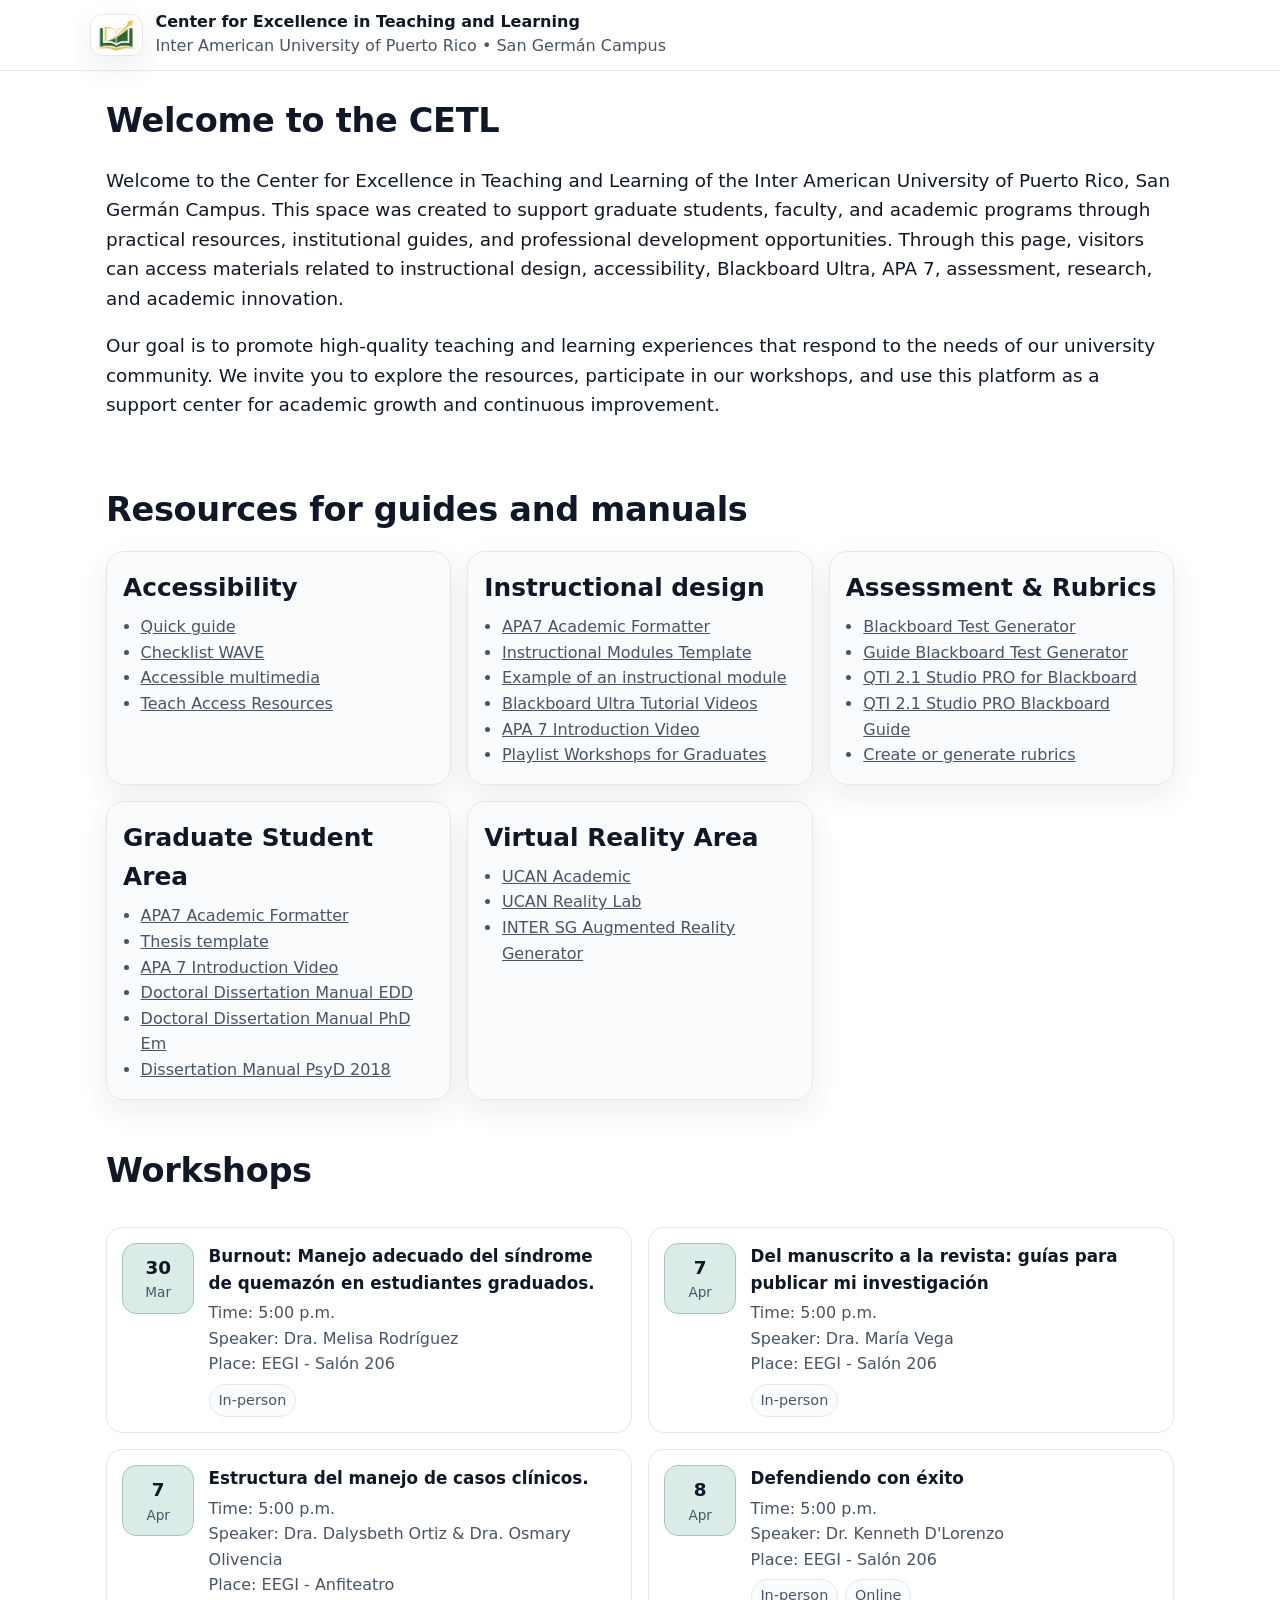
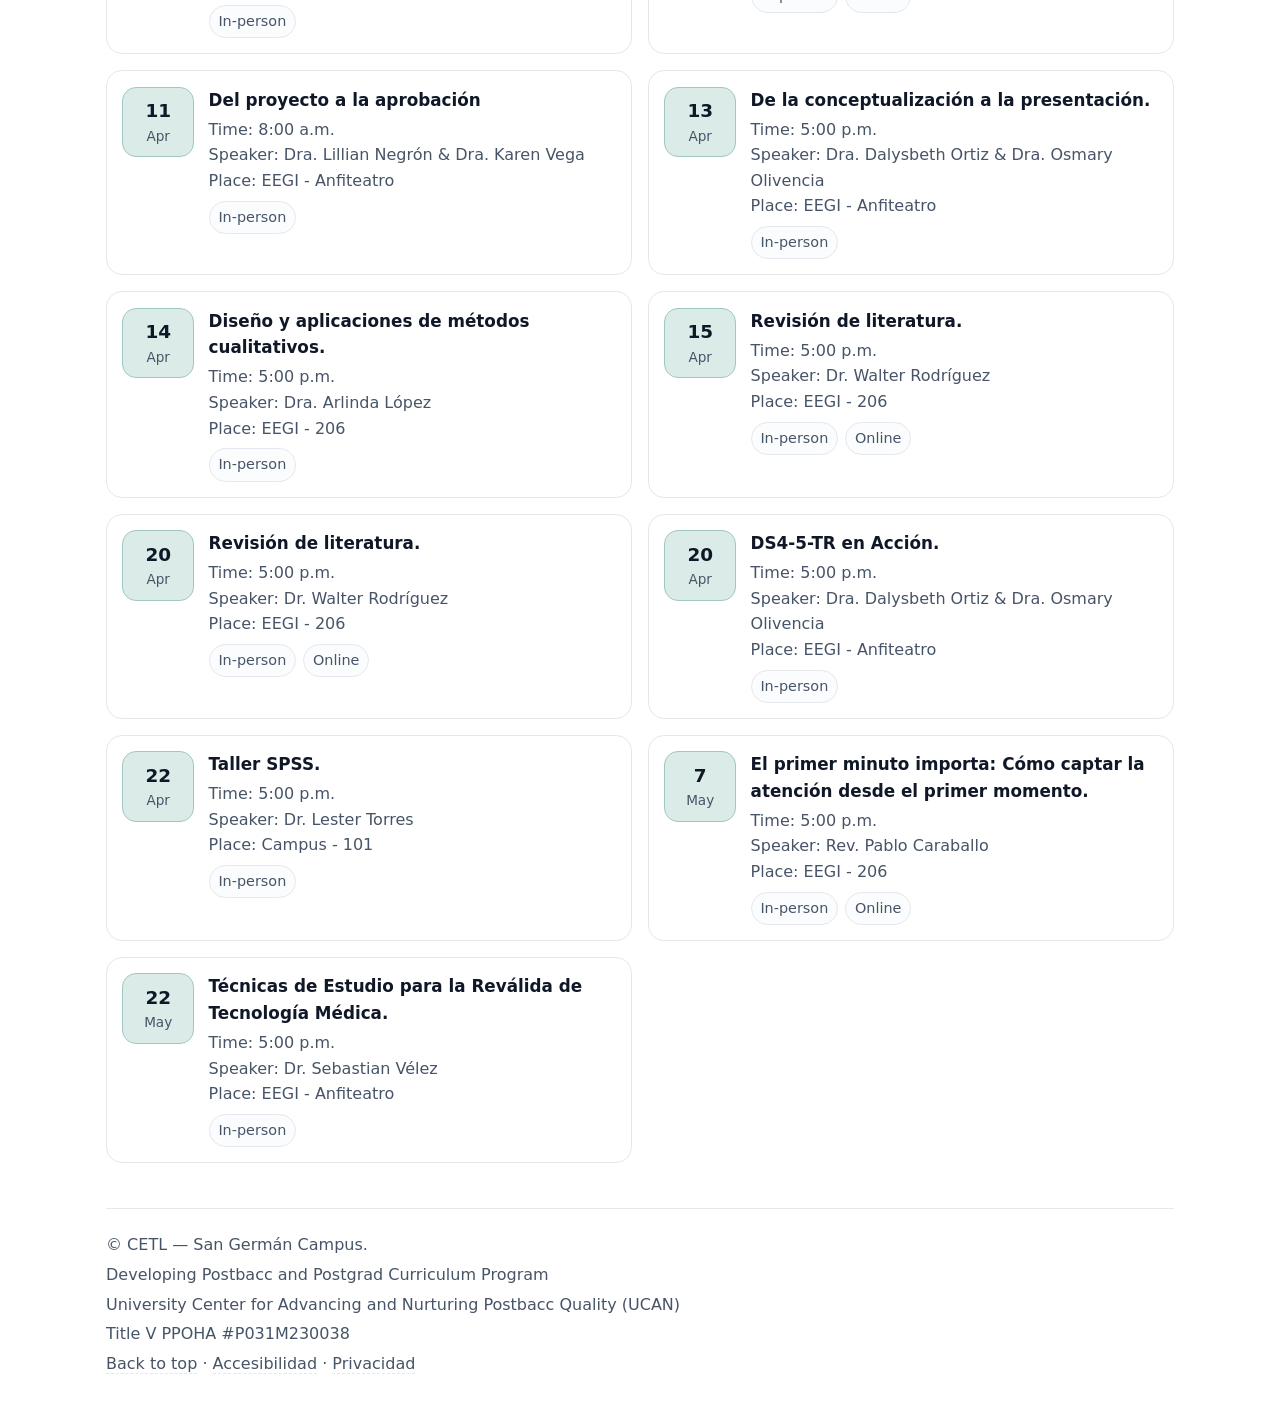
<file: index.html>
<!DOCTYPE html>
<html lang="en">
  <head>
    <meta content="text/html; charset=utf-8" http-equiv="content-type">
    <meta name="viewport" content="width=device-width, initial-scale=1">
    <meta name="color-scheme" content="light dark">
    <!-- <p>Creado por El Dr. Eduardo Augusto García Rodríguez</p> -->
    <!-- <p>Desarrollador Curricular - Coordinador de Proyecto</p> -->
    <!-- <p>Developing Postbacc and Postgrad Curriculum Program</p> -->
    <!-- <p>University Center for Advancing and Nurturing Postbacc Quality (UCAN)</p> -->
    <!-- <p>Title V PPOHA #P031M230038</p> -->
    <title>CETL | Inter American University – San Germán Campus</title>
	  
	<meta name="description" content="Recursos, talleres, guías y herramientas para facultad y estudiantes graduados del Recinto de San Germán.">
    <meta property="og:title" content="Center for Excellence in Teaching and Learning | UCAN">
    <meta property="og:description" content="Recursos académicos, talleres, plantillas y herramientas para fortalecer la enseñanza, la investigación y el aprendizaje graduado.">
    <meta property="og:image" content="https://eagarcia77.github.io/CTEL-SG/img/social-preview.png">
    <meta property="og:url" content="https://eagarcia77.github.io/CTEL-SG/">
    <meta property="og:type" content="website">

    <meta name="twitter:card" content="summary_large_image">
    <meta name="twitter:title" content="CETL | UCAN San Germán">
    <meta name="twitter:description" content="Recursos, talleres y herramientas para facultad y estudiantes graduados.">
    <meta name="twitter:image" content="https://eagarcia77.github.io/CTEL-SG/img/social-preview.png">
	  
    <link rel="icon" type="image/png" href="img/cetl-logo.png">
    <link rel="apple-touch-icon" href="img/cetl-logo.png">
    <meta name="description" content="Center for Excellence in Teaching and Learning (CETL) — Inter American University of Puerto Rico, San Germán Campus.">
    <style>
    :root{
      --brand: #007B5F;
      --brand-2: #FED141;
      --gold: #85714D;
      --bg: #FFFFFF;
      --text: #101828;
      --muted: #475467;
      --card: #F8FAFC;
      --border: #E4E7EC;
      --focus: #1D4ED8;
      --success: #16A34A;

      --radius: 18px;
      --shadow: 0 10px 30px rgba(16,24,40,.08);
      --maxw: 1100px;

      --step--1: clamp(.95rem, .90rem + .2vw, 1.00rem);
      --step-0:  clamp(1.05rem, 1.00rem + .3vw, 1.15rem);
      --step-1:  clamp(1.25rem, 1.10rem + .8vw, 1.55rem);
      --step-2:  clamp(1.60rem, 1.30rem + 1.2vw, 2.10rem);
      --step-3:  clamp(2.00rem, 1.60rem + 1.7vw, 2.70rem);
    }
    [data-theme="dark"]{
      --bg: #0B1220;
      --text: #F2F4F7;
      --muted: #A4B0C0;
      --card: #0F1B2E;
      --border: #22324D;
      --shadow: 0 10px 30px rgba(0,0,0,.30);
      --focus: #60A5FA;
    }
    [data-contrast="high"]{
      --bg: #000000;
      --text: #FFFFFF;
      --muted: #E5E7EB;
      --card: #0B0B0B;
      --border: #FFFFFF;
      --brand: #007B5F;
      --brand-2: #FED141;
      --gold: #85714D;
      --focus: #FDE047;
    }

    *{ box-sizing: border-box; }
    html{ scroll-behavior: smooth; }
    @media (prefers-reduced-motion: reduce){
      html{ scroll-behavior: auto; }
      *{ animation: none !important; transition: none !important; }
    }
    body{
      margin: 0;
      font-family: ui-sans-serif, system-ui, -apple-system, Segoe UI, Roboto, Arial, "Noto Sans", "Liberation Sans", sans-serif;
      background: var(--bg);
      color: var(--text);
      line-height: 1.6;
      font-size: var(--step-0);
    }
    a{ color: inherit; }
    a:focus-visible, button:focus-visible, input:focus-visible, textarea:focus-visible, summary:focus-visible, select:focus-visible{
      outline: 3px solid var(--focus);
      outline-offset: 3px;
      border-radius: 10px;
    }

    .skip-link{
      position:absolute; left:-999px; top:10px;
      background: var(--text); color: var(--bg);
      padding:.6rem .9rem; border-radius:10px; z-index:9999;
    }
    .skip-link:focus{ left:10px; }

    .wrap{ max-width: var(--maxw); margin: 0 auto; padding: 0 1rem; }
    .sr-only{
      position:absolute; width:1px;height:1px; padding:0;margin:-1px;
      overflow:hidden;clip:rect(0,0,0,0);white-space:nowrap;border:0;
    }

    header{
      position: sticky; top: 0; z-index: 50;
      background: color-mix(in srgb, var(--bg) 92%, transparent);
      backdrop-filter: blur(10px);
      border-bottom: 1px solid var(--border);
    }
    .topbar{
      display:flex; align-items:center; justify-content:space-between;
      gap: 1rem; padding: .75rem 0;
    }
    .brand{
      display:flex; align-items:center; gap:.75rem; min-width: 240px;
    }
    .logo{
      width: 38px; height: 38px; border-radius: 12px;
      background:
        radial-gradient(60% 60% at 30% 30%, color-mix(in srgb, var(--brand-2) 60%, transparent), transparent 70%),
        linear-gradient(135deg, var(--brand), color-mix(in srgb, var(--brand) 40%, #000));
      box-shadow: var(--shadow);
      flex: 0 0 auto;
    }
    
    
    .logo-img{
      height: 42px;
      width: auto;
      max-width: 200px;
      border-radius: 12px;
      object-fit: contain;
      box-shadow: var(--shadow);
      flex: 0 0 auto;
      background: color-mix(in srgb, var(--bg) 85%, transparent);
      border: 1px solid var(--border);
      padding: 4px;
    }
.brand h1{ margin:0; font-size:1rem; line-height:1.2; }
    .brand p{ margin:.1rem 0 0; font-size: var(--step--1); color: var(--muted); }

    nav ul{
      list-style:none; display:flex; gap:.65rem;
      padding:0;margin:0; flex-wrap: wrap; justify-content:flex-end;
    }
    nav a{
      display:inline-block; text-decoration:none;
      padding:.5rem .7rem; border-radius:999px;
      border:1px solid transparent;
      color: var(--muted); font-size: var(--step--1);
    }
    nav a:hover{
      border-color: var(--border);
      color: var(--text);
      background: color-mix(in srgb, var(--card) 70%, transparent);
    }

    .tools{
      display:flex; gap:.5rem; align-items:center;
      flex-wrap: wrap; justify-content:flex-end;
    }
    .btn{
      appearance:none; border:1px solid var(--border);
      background: color-mix(in srgb, var(--card) 65%, transparent);
      color: var(--text);
      padding:.45rem .65rem; border-radius:12px;
      cursor:pointer; font-size: var(--step--1);
    }
    .btn:hover{ border-color: color-mix(in srgb, var(--border) 50%, var(--text)); }
    .btn[aria-pressed="true"]{
      border-color: color-mix(in srgb, var(--brand) 60%, var(--border));
      box-shadow: 0 0 0 3px color-mix(in srgb, var(--brand) 18%, transparent);
    }
    .btn-group{ display:flex; gap:.5rem; align-items:center; }

    .hero{ padding: 2.2rem 0 1.2rem; }
    .hero-grid{
      display:grid; grid-template-columns: 1.2fr .8fr;
      gap: 1.2rem; align-items: stretch;
    }
    @media (max-width: 900px){
      .hero-grid{ grid-template-columns: 1fr; }
      .brand{ min-width:auto; }
    }
    .headline{
      border:1px solid var(--border);
      background:
        radial-gradient(600px 220px at 10% 15%, color-mix(in srgb, var(--brand) 18%, transparent), transparent 60%),
        radial-gradient(500px 200px at 85% 25%, color-mix(in srgb, var(--brand-2) 16%, transparent), transparent 55%),
        linear-gradient(180deg, color-mix(in srgb, var(--card) 65%, transparent), transparent);
      border-radius: var(--radius);
      box-shadow: var(--shadow);
      padding: 1.4rem;
      overflow:hidden;
    }
    .headline h2{ margin:0 0 .35rem; font-size: var(--step-3); letter-spacing:-0.02em; }
    .headline p{ margin:0 0 1rem; color: var(--muted); max-width:70ch; }
    .cta{ display:flex; gap:.7rem; flex-wrap:wrap; margin-top:.9rem; }
    .cta a{
      text-decoration:none;
      display:inline-flex; align-items:center; justify-content:center;
      gap:.5rem;
      padding:.65rem .9rem;
      border-radius:14px;
      border:1px solid var(--border);
      background: color-mix(in srgb, var(--card) 70%, transparent);
      font-weight: 700;
    }
    .cta a.primary{
      background: var(--brand);
      border-color: color-mix(in srgb, var(--brand) 70%, #000);
      color:#fff;
    }
    .cta a.primary:hover{ filter: brightness(1.05); }
    .cta a:hover{ border-color: color-mix(in srgb, var(--border) 50%, var(--text)); }

    .panel{
      border:1px solid var(--border);
      background: color-mix(in srgb, var(--card) 70%, transparent);
      border-radius: var(--radius);
      box-shadow: var(--shadow);
      padding: 1.2rem;
    }
    .panel h3{ margin:0 0 .65rem; font-size: var(--step-1); }
    .chips{
      display:flex; flex-wrap:wrap; gap:.5rem;
      margin:.5rem 0 0; padding:0; list-style:none;
    }
    .chip{
      border:1px solid var(--border);
      background: color-mix(in srgb, var(--bg) 70%, transparent);
      padding:.35rem .55rem;
      border-radius: 999px;
      font-size: var(--step--1);
      color: var(--muted);
    }

    section{ padding: 1.4rem 0; }
    .sec-head{
      display:flex; align-items:baseline; justify-content:space-between;
      gap: 1rem; margin-bottom: .9rem;
    }
    .sec-head h2{ margin:0; font-size: var(--step-2); letter-spacing:-0.01em; }
    .sec-head p{ margin:0; color: var(--muted); max-width:70ch; font-size: var(--step--1); }

    .grid{ display:grid; grid-template-columns: repeat(3, 1fr); gap: 1rem; }
    @media (max-width: 900px){ .grid{ grid-template-columns: 1fr; } }

    .card{
      border:1px solid var(--border);
      background: color-mix(in srgb, var(--card) 75%, transparent);
      border-radius: var(--radius);
      box-shadow: var(--shadow);
      padding: 1rem;
    }
    .card h3{ margin:0 0 .35rem; font-size: var(--step-1); }
    .card p{ margin:0; color: var(--muted); font-size: var(--step--1); }
    .list{ margin:.4rem 0 0; padding-left: 1.1rem; color: var(--muted); font-size: var(--step--1); }

    /* Workshops */
    .toolbar{
      display:flex; gap:.75rem; flex-wrap:wrap; align-items:center;
      justify-content:space-between;
      margin-bottom: .9rem;
    }
    .field{
      display:flex; flex-direction:column; gap:.25rem;
      min-width: 220px;
    }
    label{ font-weight: 800; font-size: var(--step--1); }
    select, input, textarea{
      width: 100%;
      padding: .65rem .7rem;
      border-radius: 14px;
      border: 1px solid var(--border);
      background: color-mix(in srgb, var(--bg) 85%, transparent);
      color: var(--text);
      font: inherit;
    }

    .workshops{
      display:grid;
      grid-template-columns: 1fr 1fr;
      gap: 1rem;
    }
    @media (max-width: 900px){ .workshops{ grid-template-columns: 1fr; } }

    .workshop{
      display:flex; gap:.9rem; align-items:flex-start;
      padding:.95rem;
      border-radius: 16px;
      border: 1px solid var(--border);
      background: color-mix(in srgb, var(--bg) 70%, transparent);
    }
    .date{
      flex:0 0 auto;
      width: 72px;
      text-align:center;
      border-radius: 14px;
      background: color-mix(in srgb, var(--brand) 14%, transparent);
      border: 1px solid color-mix(in srgb, var(--brand) 30%, var(--border));
      padding: .55rem .4rem;
    }
    .date strong{ display:block; font-size: 1.15rem; }
    .date span{ display:block; font-size: .85rem; color: var(--muted); }
    .workshop h3{ margin:0 0 .2rem; font-size: 1.05rem; }
    .workshop p{ margin:0; color: var(--muted); font-size: var(--step--1); }
    .meta{
      display:flex; flex-wrap:wrap; gap:.45rem;
      margin-top:.45rem;
    }
    .tag{
      border:1px solid var(--border);
      border-radius: 999px;
      padding:.25rem .55rem;
      font-size: .9rem;
      color: var(--muted);
      background: color-mix(in srgb, var(--card) 65%, transparent);
    }

    /* Form */
    form{
      display:grid;
      grid-template-columns: 1fr 1fr;
      gap: .9rem;
      align-items: start;
    }
    @media (max-width: 900px){ form{ grid-template-columns: 1fr; } }
    textarea{ min-height: 130px; resize: vertical; }
    .help{ color: var(--muted); font-size: var(--step--1); margin: .25rem 0 0; }
    .full{ grid-column: 1 / -1; }
    .submit{
      display:inline-flex; align-items:center; justify-content:center;
      gap:.5rem;
      padding: .75rem .95rem;
      border-radius: 14px;
      border: 1px solid var(--border);
      background: var(--brand);
      color:#fff; font-weight: 900;
      cursor:pointer; width: fit-content;
    }
    .submit:hover{ filter: brightness(1.05); }
    .note{
      border-left: 4px solid var(--brand);
      padding: .55rem .75rem;
      background: color-mix(in srgb, var(--brand) 10%, transparent);
      border-radius: 12px;
      color: var(--muted);
      font-size: var(--step--1);
    }

    /* FAQ */
    details{
      border:1px solid var(--border);
      background: color-mix(in srgb, var(--card) 75%, transparent);
      border-radius: 16px;
      padding: .85rem .95rem;
      box-shadow: var(--shadow);
    }
    details + details{ margin-top: .8rem; }
    summary{ cursor:pointer; font-weight: 900; }
    details p{ margin:.55rem 0 0; color: var(--muted); font-size: var(--step--1); }

    footer{
      margin-top: 1.4rem;
      border-top: 1px solid var(--border);
      padding: 1.2rem 0 1.6rem;
      color: var(--muted);
      font-size: var(--step--1);
    }
    footer a{ text-decoration:none; border-bottom: 1px dashed var(--border); }
    footer a:hover{ border-bottom-color: var(--text); }

    html[data-font="1"]{ font-size: 100%; }
    html[data-font="2"]{ font-size: 106%; }
    html[data-font="3"]{ font-size: 112%; }

    /* ===== Team (directorio de personas) ===== */
    .team-grid{
      display:grid;
      grid-template-columns: repeat(3, 1fr);
      gap: 1rem;
    }
    @media (max-width: 900px){
      .team-grid{ grid-template-columns: 1fr; }
    }
    .person-card{
      border:1px solid var(--border);
      background: color-mix(in srgb, var(--card) 75%, transparent);
      border-radius: var(--radius);
      box-shadow: var(--shadow);
      padding: 1rem;
    }
    .person-top{
      display:flex;
      gap: .85rem;
      align-items:center;
    }
    .avatar{
      width: 56px;
      height: 56px;
      border-radius: 999px;
      object-fit: cover;
      border: 1px solid var(--border);
      background: color-mix(in srgb, var(--bg) 70%, transparent);
      flex: 0 0 auto;
    }
    .person-name{
      margin:0;
      font-size: 1.05rem;
      line-height: 1.2;
    }
    .person-role{
      margin:.15rem 0 0;
      color: var(--muted);
      font-size: var(--step--1);
    }
    .person-links{
      margin-top: .75rem;
      display:grid;
      gap:.35rem;
      color: var(--muted);
      font-size: var(--step--1);
    }
    .person-links a{
      text-decoration:none;
      border-bottom: 1px dashed var(--border);
    }
    .person-links a:hover{ border-bottom-color: var(--text); }

    .person-tags{
      display:flex;
      flex-wrap:wrap;
      gap:.45rem;
      margin-top:.75rem;
    }

    .person-card details{
      margin-top:.8rem;
      border: 1px solid var(--border);
      border-radius: 14px;
      padding: .65rem .75rem;
      background: color-mix(in srgb, var(--bg) 70%, transparent);
      box-shadow: none;
    }
    .person-card summary{
      font-weight: 900;
      cursor: pointer;
      list-style: none;
    }
    .person-card summary::-webkit-details-marker{ display:none; }
    .person-card .detail-text{
      margin:.5rem 0 0;
      color: var(--muted);
      font-size: var(--step--1);
    }
  
    /* ===== Rotating Banners (below main menu) ===== */
    .banner-strip{
      border-bottom: 1px solid var(--border);
      background: color-mix(in srgb, var(--bg) 92%, transparent);
    }
    .banner-wrap{ max-width: var(--maxw); margin: 0 auto; padding: .85rem 1rem; }
    .carousel{
      position: relative;
      border: 1px solid var(--border);
      border-radius: var(--radius);
      box-shadow: var(--shadow);
      overflow: hidden;
      background: color-mix(in srgb, var(--card) 75%, transparent);
    
      isolation: isolate;
    }
    .slides{ position: relative; min-height: 220px; 
      z-index: 1;
    }
    .slide{ display: none; align-items: stretch; }
    .slide[aria-hidden="false"]{ display: flex; }
    .slide img{ width: 100%; height: auto; display: block; 
      position: relative;
      z-index: 0;
    }

    .slide-content{
      position: absolute;
      inset: 0;
      display:flex;
      align-items:flex-end;
      justify-content:space-between;
      gap: 1rem;
      padding: 1rem;
      background: linear-gradient(180deg, transparent 35%, rgba(0,0,0,.55) 100%);
      color: #fff;
    
      pointer-events: none;
      z-index: 2;
    }
    .slide-content h3{ margin:0; font-size: 1.25rem; }
    .slide-content p{ margin:.25rem 0 0; max-width: 70ch; font-size: .98rem; opacity: .92; }

    .slide-cta{
      flex: 0 0 auto;
      display:inline-flex;
      align-items:center;
      justify-content:center;
      padding:.65rem .85rem;
      border-radius: 14px;
      background: var(--brand-2);
      color: #103;
      border: 1px solid color-mix(in srgb, var(--brand-2) 60%, #000);
      text-decoration: none;
      font-weight: 900;
      white-space: nowrap;
    }
    .slide-cta:hover{ filter: brightness(1.03); }

    .carousel-controls{
      position: absolute;
      top: .65rem;
      right: .65rem;
      display:flex;
      gap:.5rem;
      align-items:center;
    
      z-index: 6;
      pointer-events: auto;
    }
    .dotbar{
      position:absolute;
      left: .85rem;
      top: .75rem;
      display:flex;
      gap:.35rem;
      align-items:center;
    
      z-index: 6;
      pointer-events: auto;
    }
    .dot{
      width: 10px; height: 10px;
      border-radius: 999px;
      border: 1px solid rgba(255,255,255,.75);
      background: rgba(255,255,255,.28);
      cursor:pointer;
    }
    .dot[aria-current="true"]{ background: rgba(255,255,255,.95); }
    .ctl{
      appearance:none;
      border: 1px solid rgba(255,255,255,.55);
      background: rgba(0,0,0,.30);
      color: #fff;
      padding: .38rem .55rem;
      border-radius: 12px;
      cursor: pointer;
      font-size: .95rem;
    }
    .ctl:hover{ background: rgba(0,0,0,.40); }

  
    /* ===== Service Request send options (Outlook/Gmail/Mailto + Copy) ===== */
    .send-options{
      margin-top: 1rem;
      padding: 1rem;
      border: 1px solid var(--border);
      border-radius: var(--radius);
      background: color-mix(in srgb, var(--card) 75%, transparent);
      box-shadow: var(--shadow);
    }
    .send-options[hidden]{ display:none; }
    .send-actions{
      display:flex;
      flex-wrap: wrap;
      gap:.6rem;
      margin-top:.65rem;
    }
    .btn-link{
      display:inline-flex;
      align-items:center;
      justify-content:center;
      padding:.65rem .85rem;
      border-radius: 14px;
      border: 1px solid var(--border);
      background: color-mix(in srgb, var(--bg) 85%, transparent);
      text-decoration:none;
      font-weight: 800;
      color: var(--text);
    }
    .btn-link.primary{
      background: var(--brand);
      color: #fff;
      border-color: color-mix(in srgb, var(--brand) 70%, #000);
    }
    .btn-link.secondary{
      background: var(--brand-2);
      color: #103;
      border-color: color-mix(in srgb, var(--brand-2) 70%, #000);
    }
    .btn-link:hover{ filter: brightness(1.03); }
    .send-preview{
      margin-top: .75rem;
      padding: .75rem;
      border-radius: 12px;
      border: 1px dashed var(--border);
      background: color-mix(in srgb, var(--bg) 90%, transparent);
      max-height: 220px;
      overflow:auto;
      white-space: pre-wrap;
      font-family: ui-monospace, SFMono-Regular, Menlo, Monaco, Consolas, "Liberation Mono", "Courier New", monospace;
      font-size: .92rem;
    }
    .sr-note{ margin: .25rem 0 0; opacity: .85; }

  </style>
  </head>
  <body> <a class="skip-link" href="#contenido">Skip to main content</a>
    <header>
      <div class="wrap topbar" role="banner">
        <div class="brand"> <img class="logo-img" src="img/cetl-logo.png" alt="Center for Excellence in Teaching and Learning (CETL) logo"

            loading="eager" height="42" width="42">
          <div>
            <h1>Center for Excellence in Teaching and Learning</h1>
			<!-- <p class="site-subtitle">A collaborative academic resource of UCAN and the Escuela de Estudios Graduados e Investigación (EEGI).</p> -->
            <p>Inter American University of Puerto Rico • San Germán Campus</p>
          </div>
        </div>
      </div>
    </header>
    <main id="contenido" class="wrap" role="main">
      <section id="resources" aria-labelledby="repositorio-title">
        <div class="sec-head">
          <div>
            <h2 id="repositorio-title">Welcome to the CETL</h2>
          </div>
        </div>
        <div>
          <article>
            <p>Welcome to the Center for Excellence in Teaching and Learning of the Inter American University of Puerto Rico, San Germán Campus. This space was created to support graduate students, faculty, and academic programs through practical resources, institutional guides, and professional development opportunities. Through this page, visitors can access materials related to instructional design, accessibility, Blackboard Ultra, APA 7, assessment, research, and academic innovation.
 			 </p>
  			<p>Our goal is to promote high-quality teaching and learning experiences that respond to the needs of our university community. We invite you to explore the resources, participate in our workshops, and use this platform as a support center for academic growth and continuous improvement.
  			</p>
          </article>
        </div>
      </section>
	  <!-- <section id="eegi" class="section eegi-section">
  		<h2 id="repositorio-title">EEGI Connection</h2>
  		<div class="eegi-cards">
    	<div class="card">
  			<p>
    			The Escuela de Estudios Graduados e Investigación (EEGI) serves as an academic space dedicated
    			to supporting graduate education, research development, and student success at the Inter American
    			University of Puerto Rico, San Germán Campus.
  			</p>
  			<p>
    			Through this connection, the Center for Excellence in Teaching and Learning supports EEGI’s mission
    			by providing resources, workshops, instructional design guidance, accessibility support, APA 7 materials,
    			research tools, and professional development opportunities for graduate students and faculty.
  			</p>
    	</div>
  		</div>
</section> -->	
      <section id="resources" aria-labelledby="repositorio-title">
        <div class="sec-head">
          <div>
            <h2 id="repositorio-title">Resources for guides and manuals</h2>
          </div>
        </div>
        <div class="grid" role="list">
          <article class="card" role="listitem">
            <h3>Accessibility</h3>
            
            <ul class="list">
              <li><a target="_blank" title="WebAIM" href="https://webaim.org/articles/"

                  aria-label="Open accessibility guide (sample link)">Quick
                  guide<br>
                </a></li>
              <li><a target="_blank" title="WAVE" href="https://wave.webaim.org/"

                  aria-label="Open WAVE checklist (sample link)">Checklist WAVE</a></li>
              <li><a target="_blank" title="Document and Media Accessibility" href="https://webaim.org/articles/#:%7E:text=Document%20and%20Media%20Accessibility"

                  aria-label="Open accessible multimedia guide (sample link)">Accessible
                  multimedia</a></li>
			  <li><a target="_blank" title="Teach Access Resources" href="https://www.teachaccess.org/resources/"

                  aria-label="Teach Access Resources (sample link)">Teach Access Resources</a></li>
            </ul>
          </article>
          <article class="card" role="listitem">
            <h3>Instructional design</h3>
            
            <ul class="list">
              <li><a target="_blank" title="APA7 Academic Formatter" href="https://eagarcia77.github.io/estiloAPA/">APA7 Academic Formatter</a></li>
			  <li><a target="_blank" href="https://eagarcia77.github.io/CTEL-SG/Plantilla_Modulos.docx" aria-label="Instructional Modules Template">Instructional Modules Template</a></li>
              <li><a target="_blank" href="https://eagarcia77.github.io/CTEL-SG/Modulo1a.pdf" aria-label="Example of an instructional module">Example of an instructional module</a></li>
              <li><a target="_blank" href="https://www.youtube.com/playlist?list=PL5q6grN2qdgZ1agyZ76mBtmz-j9bYrnCb" aria-label="Blackboard Ultra Tutorial Videos">Blackboard Ultra Tutorial Videos</a></li>
			  <li><a target="_blank" href="https://youtu.be/DimBUWrA8Co?si=esAVgxjnr4VymNYp" aria-label="APA 7 Introduction Video">APA 7 Introduction Video</a></li>
			  <li><a target="_blank" href="https://youtube.com/playlist?list=PL5q6grN2qdgbI--1PoS04b1FALB9Q4IIa&si=fZ62JoKXDZ8VDV4x" aria-label="Playlist Workshops for Graduates">Playlist Workshops for Graduates</a></li>
            </ul>
          </article>
          <article class="card" role="listitem">
            <h3>Assessment &amp; Rubrics</h3>
            
            <ul class="list">
              <li><a target="_blank" title="Blackboard Test Generator" href="https://eagarcia77.github.io/CTEL-SG/index_generator.html">Blackboard
                  Test Generator</a></li>
              <li><a target="_blank" href="Guía_Generador_Exámenes_Blackboard_Ultra_Simplificada.pdf">Guide
                  Blackboard Test Generator</a></li>
	          <li><a target="_blank" title="QTI 2.1 Studio PRO para Blackboard" href="https://eagarcia77.github.io/CTEL-SG/QTI21_BlackboardV3.html">QTI 2.1 Studio PRO for Blackboard</a></li>
              <li><a target="_blank" href="Guia_QTI21_BlackboardV2.pdf">QTI 2.1 Studio PRO Blackboard Guide</a></li>
              <li><a target="_blank" title="Create or generate rubrics" href="https://help.anthology.com/blackboard/instructor/es/grading/grading-setup/rubrics/create-or-generate-rubrics.html#crear-o-generar-r%C3%BAbricas"

                  aria-label="Open rubrics guide (sample link)">Create or generate rubrics</a></li>
              
            </ul>
          </article>
          <article class="card" role="listitem">
            <h3>Graduate Student Area</h3>
            
            <ul class="list">
              <li><a target="_blank" title="APA7 Academic Formatter" href="https://eagarcia77.github.io/estiloAPA/">APA7 Academic Formatter</a></li>
			  <li><a target="_blank" title="Thesis template" href="https://eagarcia77.github.io/CTEL-SG/Plantilla_Tesis.docx">Thesis template</a></li>
              <li><a target="_blank" href="https://youtu.be/DimBUWrA8Co?si=esAVgxjnr4VymNYp" aria-label="APA 7 Introduction Video">APA 7 Introduction Video</a></li>
              <li><a target="_blank" href="https://eagarcia77.github.io/CTEL-SG/Manual_Disertacion_Doctoral_EDD.pdf" aria-label="Doctoral Dissertation Manual EDD">Doctoral Dissertation Manual EDD</a></li>
              <li><a target="_blank" href="https://eagarcia77.github.io/CTEL-SG/Manual_Disertacion_Doctoral_PhD_Em.doc" aria-label="Doctoral Dissertation Manual PhD Em">Doctoral Dissertation Manual PhD Em</a></li>
              <li><a target="_blank" href="https://eagarcia77.github.io/CTEL-SG/Manual_Disertación_PsyD_2018.pdf" aria-label="Dissertation Manual PsyD 2018">Dissertation Manual PsyD 2018</a></li>
            </ul>
          </article>
          <article class="card" role="listitem">
            <h3>Virtual Reality Area</h3>
            
            <ul class="list">
			  <li><a target="_blank" title="UCAN Academic" href="https://ucan-academic-mall.onrender.com">UCAN Academic</a></li>
              <li><a target="_blank" title="UCAN Reality Lab" href="https://ucan-reality-lab-web-v7.onrender.com">UCAN Reality Lab</a></li>
			   <!-- <li><a target="_blank" href="https://framevr.io/ucan" aria-label="VR UCAN">VR UCAN</a></li> -->
			  <li><a target="_blank" href="https://eagarcia77.github.io/ar-image-qr-generator/" aria-label="INTER SG Augmented Reality Generator">INTER SG Augmented Reality Generator</a></li>
            </ul>
          </article>
        </div>
      </section>
      <section id="workshops" aria-labelledby="talleres-title">
        <div class="sec-head">
          <div>
            <h2 id="talleres-title">Workshops</h2>
          </div>
        </div>
        <div class="toolbar" role="region" aria-label="Workshop filters"> </div>
        <div class="workshops" id="workshopList" role="list">
          <article class="workshop" role="listitem" data-modality="hibrido" data-topic="multimedia guias video contenido claro">
            <div class="date" aria-label="Date: March 30"><strong>30</strong><span>Mar</span></div>
            <div>
              <h3>Burnout: Manejo adecuado del síndrome de quemazón en
                estudiantes graduados.</h3>
              <p>Time: 5:00 p.m.</p>
              <p>Speaker: Dra. Melisa Rodríguez</p>
              <p>Place: EEGI - Salón 206</p>
              <div class="meta" aria-label="Etiquetas del taller"> <span class="tag">In-person</span>
                <!-- <span class="tag">Hybrid</span><span class="tag">Multimedia</span><span class="tag">Structure</span> -->
              </div>
            </div>
          </article>
	  <article class="workshop" role="listitem" data-modality="hibrido" data-topic="multimedia guias video contenido claro">
            <div class="date" aria-label="Date: April 7"><strong>7</strong><span>Apr</span></div>
            <div>
              <h3>Del manuscrito a la revista: guías para publicar mi investigación</h3>
              <p>Time: 5:00 p.m.</p>
              <p>Speaker: Dra. María Vega</p>
              <p>Place: EEGI - Salón 206</p>
              <div class="meta" aria-label="Etiquetas del taller"> <span class="tag">In-person</span>
                <!-- <span class="tag">Hybrid</span><span class="tag">Multimedia</span><span class="tag">Structure</span> -->
              </div>
            </div>
          </article>
	  <article class="workshop" role="listitem" data-modality="hibrido" data-topic="multimedia guias video contenido claro">
            <div class="date" aria-label="Date: April 7"><strong>7</strong><span>Apr</span></div>
            <div>
              <h3>Estructura del manejo de casos clínicos.</h3>
              <p>Time: 5:00 p.m.</p>
              <p>Speaker: Dra. Dalysbeth Ortiz & Dra. Osmary Olivencia</p>
              <p>Place: EEGI - Anfiteatro</p>
              <div class="meta" aria-label="Etiquetas del taller"><span class="tag">In-person</span><!-- <span class="tag">Online</span> --></div>
            </div>
          </article>
	  <article class="workshop" role="listitem" data-modality="hibrido" data-topic="multimedia guias video contenido claro">
            <div class="date" aria-label="Date: April 8"><strong>8</strong><span>Apr</span></div>
            <div>
              <h3>Defendiendo con éxito</h3>
              <p>Time: 5:00 p.m.</p>
              <p>Speaker: Dr. Kenneth D'Lorenzo</p>
              <p>Place: EEGI - Salón 206</p>
              <div class="meta" aria-label="Etiquetas del taller"><span class="tag">In-person</span> <span class="tag">Online</span></div>
            </div>
          </article>
	  <article class="workshop" role="listitem" data-modality="hibrido" data-topic="multimedia guias video contenido claro">
            <div class="date" aria-label="Date: April 11"><strong>11</strong><span>Apr</span></div>
            <div>
              <h3>Del proyecto a la aprobación</h3>
              <p>Time: 8:00 a.m.</p>
              <p>Speaker: Dra. Lillian Negrón & Dra. Karen Vega</p>
              <p>Place: EEGI - Anfiteatro</p>
              <div class="meta" aria-label="Etiquetas del taller"><span class="tag">In-person</span> <!-- <span class="tag">Online</span> --></div>
            </div>
          </article>
	  <article class="workshop" role="listitem" data-modality="hibrido" data-topic="multimedia guias video contenido claro">
            <div class="date" aria-label="Date: April 13"><strong>13</strong><span>Apr</span></div>
            <div>
              <h3>De la conceptualización a la presentación.</h3>
              <p>Time: 5:00 p.m.</p>
              <p>Speaker: Dra. Dalysbeth Ortiz & Dra. Osmary Olivencia</p>
              <p>Place: EEGI - Anfiteatro</p>
              <div class="meta" aria-label="Etiquetas del taller"><span class="tag">In-person</span><!-- <span class="tag">Online</span> --></div>
            </div>
          </article>
	  <article class="workshop" role="listitem" data-modality="hibrido" data-topic="multimedia guias video contenido claro">
            <div class="date" aria-label="Date: April 14"><strong>14</strong><span>Apr</span></div>
            <div>
              <h3>Diseño y aplicaciones de métodos cualitativos.</h3>
              <p>Time: 5:00 p.m.</p>
              <p>Speaker: Dra. Arlinda López</p>
              <p>Place: EEGI - 206</p>
              <div class="meta" aria-label="Etiquetas del taller"><span class="tag">In-person</span><!-- <span class="tag">Online</span> --></div>
            </div>
          </article>
	  <article class="workshop" role="listitem" data-modality="hibrido" data-topic="multimedia guias video contenido claro">
            <div class="date" aria-label="Date: April 15"><strong>15</strong><span>Apr</span></div>
            <div>
              <h3>Revisión de literatura.</h3>
              <p>Time: 5:00 p.m.</p>
              <p>Speaker: Dr. Walter Rodríguez</p>
              <p>Place: EEGI - 206</p>
              <div class="meta" aria-label="Etiquetas del taller"><span class="tag">In-person</span><span class="tag">Online</span></div>
            </div>
          </article>
	  <article class="workshop" role="listitem" data-modality="hibrido" data-topic="multimedia guias video contenido claro">
            <div class="date" aria-label="Date: April 20"><strong>20</strong><span>Apr</span></div>
            <div>
              <h3>Revisión de literatura.</h3>
              <p>Time: 5:00 p.m.</p>
              <p>Speaker: Dr. Walter Rodríguez</p>
              <p>Place: EEGI - 206</p>
              <div class="meta" aria-label="Etiquetas del taller"><span class="tag">In-person</span><span class="tag">Online</span></div>
            </div>
          </article>
	  <article class="workshop" role="listitem" data-modality="hibrido" data-topic="multimedia guias video contenido claro">
            <div class="date" aria-label="Date: April 20"><strong>20</strong><span>Apr</span></div>
            <div>
              <h3>DS4-5-TR en Acción.</h3>
              <p>Time: 5:00 p.m.</p>
              <p>Speaker: Dra. Dalysbeth Ortiz & Dra. Osmary Olivencia</p>
              <p>Place: EEGI - Anfiteatro</p>
              <div class="meta" aria-label="Etiquetas del taller"><span class="tag">In-person</span><!-- <span class="tag">Online</span> --></div>
            </div>
          </article>
	  <article class="workshop" role="listitem" data-modality="hibrido" data-topic="multimedia guias video contenido claro">
            <div class="date" aria-label="Date: April 22"><strong>22</strong><span>Apr</span></div>
            <div>
              <h3>Taller SPSS.</h3>
              <p>Time: 5:00 p.m.</p>
              <p>Speaker: Dr. Lester Torres</p>
              <p>Place: Campus - 101</p>
              <div class="meta" aria-label="Etiquetas del taller"><span class="tag">In-person</span><!-- <span class="tag">Online</span> --></div>
            </div>
          </article>
	  <!-- <article class="workshop" role="listitem" data-modality="hibrido" data-topic="multimedia guias video contenido claro">
            <div class="date" aria-label="Date: April 28"><strong>28</strong><span>Apr</span></div>
            <div>
              <h3>Formato APA 7 en Microsoft Word 365.</h3>
              <p>Time: 5:00 p.m.</p>
              <p>Speaker: Dr. Eduardo García</p>
              <p>Place: EEGI - 205</p>
              <div class="meta" aria-label="Etiquetas del taller"><span class="tag">In-person</span><span class="tag">Online</span></div>
            </div>
          </article> -->
	  <article class="workshop" role="listitem" data-modality="hibrido" data-topic=" ">
            <div class="date" aria-label="Date: May 7"><strong>7</strong><span>May</span></div>
            <div>
              <h3>El primer minuto importa: Cómo captar la atención desde el primer momento.</h3>
              <p>Time: 5:00 p.m.</p>
              <p>Speaker: Rev. Pablo Caraballo</p>
              <p>Place: EEGI - 206</p>
              <div class="meta" aria-label="Etiquetas del taller"><span class="tag">In-person</span><span class="tag">Online</span></div>
            </div>
          </article>
	  <article class="workshop" role="listitem" data-modality="hibrido" data-topic="multimedia guias video contenido claro">
            <div class="date" aria-label="Date: May 22"><strong>22</strong><span>May</span></div>
            <div>
              <h3>Técnicas de Estudio para la Reválida de Tecnología Médica.</h3>
              <p>Time: 5:00 p.m.</p>
              <p>Speaker: Dr. Sebastian Vélez</p>
              <p>Place: EEGI - Anfiteatro</p>
              <div class="meta" aria-label="Etiquetas del taller"><span class="tag">In-person</span><!-- <span class="tag">Online</span> --></div>
            </div>
          </article>
        </div>
      </section>
      <!-- <section id="faq" aria-labelledby="faq-title">
        <div class="sec-head">          <div>            <h2 id="faq-title">FAQ frecuentes</h2>            <p>Quick answers to support faculty and reduce repeated questions.</p>          </div>        </div>        <details>          <summary>Can I request a workshop for my department?</summary>          <p>Sí. En “Service type” selecciona “Solicitud de taller” y explica el            tema, público y fecha sugerida.</p>        </details>        <details>          <summary>Does the repository include editable templates?</summary>          <p>Yes. The goal is to provide “ready-to-use” documents            (Word/PDF/HTML) so you don’t start from scratch.</p>        </details>        <details>          <summary>How are requests assigned?</summary>          <p>Puedes elegir una persona en el formulario o dejarlo en “Any CETL            team member” para asignación interna.</p>        </details>      </section> -->
      <footer role="contentinfo">
        <div class="wrap" style="padding:0;">
          <p style="margin:.25rem 0;"> © <span id="year"></span> CETL — San
            Germán Campus. </p>
          <p style="margin:.25rem 0;"> Developing Postbacc and Postgrad
            Curriculum Program </p>
          <p style="margin:.25rem 0;"> University Center for Advancing and
            Nurturing Postbacc Quality (UCAN) </p>
          <p style="margin:.25rem 0;"> Title V PPOHA #P031M230038 </p>
          <p style="margin:.25rem 0;"> <a href="#contenido">Back to top</a> · <a

              href="#" aria-label="Accessibility (enlace de ejemplo)">Accesibilidad</a>
            · <a href="#" aria-label="Privacy (enlace de ejemplo)">Privacidad</a>
          </p>
        </div>
      </footer>
    </main>
  </body>
</html>
</file>
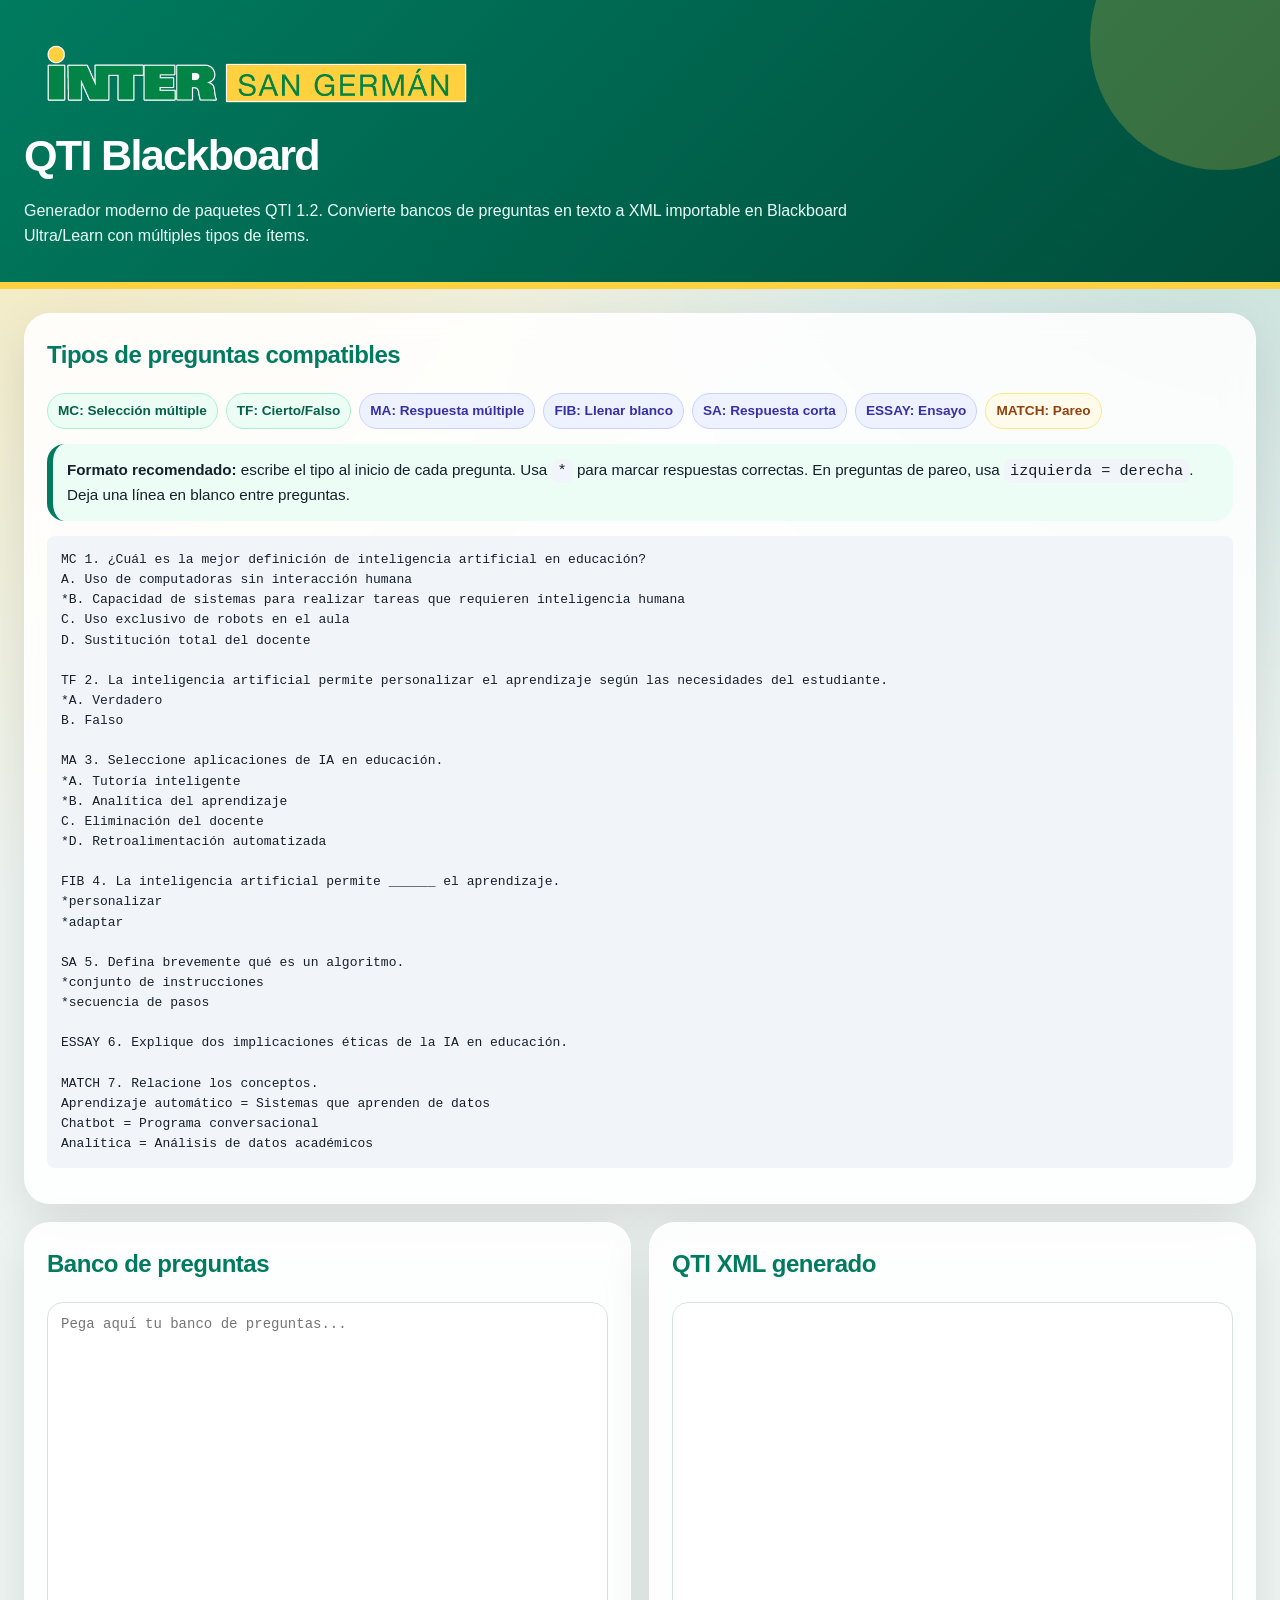
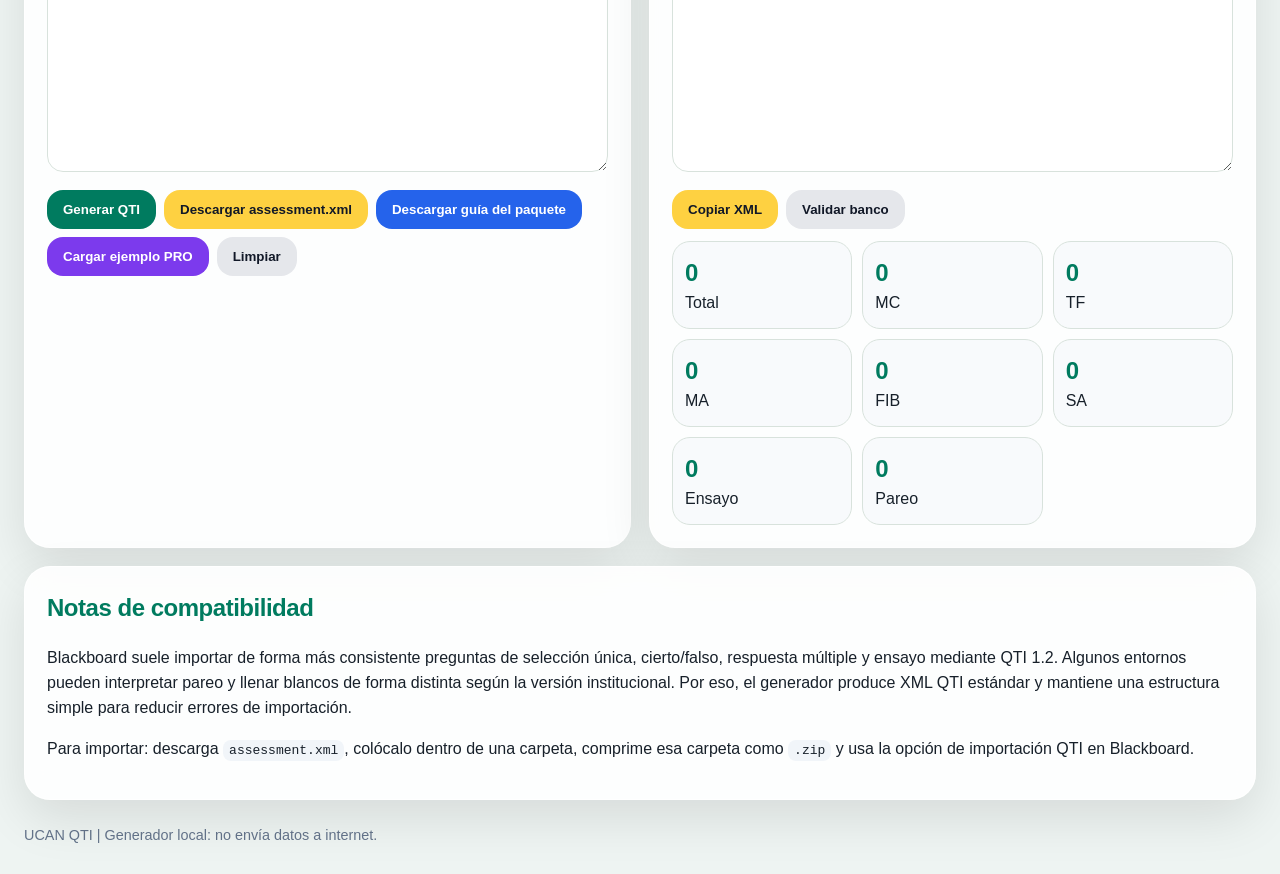
<file: generador_qti_blackboard.html>
<!DOCTYPE html>
<html lang="es">
<head>
  <meta charset="UTF-8" />
  <meta name="viewport" content="width=device-width, initial-scale=1.0" />
    <!-- <p>Creado por El Dr. Eduardo Augusto García Rodríguez</p> -->
    <!-- <p>Desarrollador Curricular - Coordinador de Proyecto</p> -->
    <!-- <p>Developing Postbacc and Postgrad Curriculum Program</p> -->
    <!-- <p>University Center for Advancing and Nurturing Postbacc Quality (UCAN)</p> -->
    <!-- <p>Title V PPOHA #P031M230038</p> -->
  <title>QTI Studio PRO para Blackboard</title>
  <style>
    :root {
      --green: #007B5F;
      --green-dark: #004d3b;
      --yellow: #FED141;
      --bg: #eef4f2;
      --card: rgba(255,255,255,.88);
      --text: #17202a;
      --muted: #64748b;
      --border: #d8e2dc;
      --danger: #b91c1c;
      --success: #15803d;
      --blue: #2563eb;
      --purple: #7c3aed;
      --shadow: 0 18px 50px rgba(0,0,0,.10);
    }

    * { box-sizing: border-box; }

    body {
      margin: 0;
      font-family: Inter, Arial, Helvetica, sans-serif;
      background:
        radial-gradient(circle at top left, rgba(254,209,65,.35), transparent 32%),
        radial-gradient(circle at top right, rgba(0,123,95,.20), transparent 30%),
        var(--bg);
      color: var(--text);
      line-height: 1.55;
    }

    header {
      position: relative;
      overflow: hidden;
      background: linear-gradient(135deg, var(--green), var(--green-dark));
      color: white;
      padding: 34px 24px;
      border-bottom: 7px solid var(--yellow);
    }

    header::after {
      content: "";
      position: absolute;
      width: 260px;
      height: 260px;
      right: -70px;
      top: -90px;
      background: rgba(254,209,65,.22);
      border-radius: 999px;
    }

    header h1 { margin: 0; font-size: clamp(1.7rem, 4vw, 2.7rem); letter-spacing: -.04em; }
    header p { margin: 10px 0 0; color: #e8fff7; max-width: 850px; }

    main {
      max-width: 1400px;
      margin: 0 auto;
      padding: 24px;
      display: grid;
      grid-template-columns: 1fr 1fr;
      gap: 18px;
    }

    .card {
      background: var(--card);
      backdrop-filter: blur(14px);
      border: 1px solid rgba(255,255,255,.85);
      border-radius: 26px;
      padding: 22px;
      box-shadow: var(--shadow);
    }

    .full { grid-column: 1 / -1; }

    h2 { color: var(--green); margin-top: 0; letter-spacing: -.02em; }
    h3 { margin-bottom: 6px; color: var(--green-dark); }

    textarea, input, select {
      width: 100%;
      border: 1px solid var(--border);
      border-radius: 16px;
      padding: 13px;
      font-family: Consolas, monospace;
      font-size: 14px;
      background: rgba(255,255,255,.95);
      outline: none;
    }

    textarea:focus, input:focus, select:focus { border-color: var(--green); box-shadow: 0 0 0 4px rgba(0,123,95,.10); }
    textarea { min-height: 470px; resize: vertical; }
    .output { min-height: 470px; }

    .toolbar { display: flex; flex-wrap: wrap; gap: 8px; margin-top: 10px; }

    button {
      border: none;
      border-radius: 16px;
      padding: 12px 16px;
      cursor: pointer;
      font-weight: 800;
      transition: transform .15s ease, opacity .15s ease;
    }

    button:hover { transform: translateY(-1px); opacity: .92; }
    .primary { background: var(--green); color: white; }
    .secondary { background: var(--yellow); color: #111827; }
    .blue { background: var(--blue); color: white; }
    .purple { background: var(--purple); color: white; }
    .ghost { background: #e5e7eb; color: #111827; }

    .note {
      background: #ecfdf5;
      border-left: 6px solid var(--green);
      padding: 14px;
      border-radius: 18px;
      font-size: .95rem;
    }

    .error, .success, .warn {
      padding: 14px;
      border-radius: 18px;
      white-space: pre-wrap;
      margin-top: 12px;
      font-weight: 700;
    }

    .error { background: #fee2e2; color: var(--danger); border-left: 6px solid var(--danger); }
    .success { background: #dcfce7; color: var(--success); border-left: 6px solid var(--success); }
    .warn { background: #fef3c7; color: #92400e; border-left: 6px solid #f59e0b; }

    .stats {
      display: grid;
      grid-template-columns: repeat(auto-fit, minmax(140px, 1fr));
      gap: 10px;
      margin-top: 12px;
    }

    .stat {
      background: #f8fafc;
      border: 1px solid var(--border);
      padding: 12px;
      border-radius: 18px;
    }

    .stat strong { display: block; color: var(--green); font-size: 1.5rem; }

    code, pre {
      background: #f1f5f9;
      padding: 3px 6px;
      border-radius: 8px;
    }

    pre { padding: 14px; overflow: auto; white-space: pre-wrap; }

    .chips { display:flex; flex-wrap:wrap; gap:8px; margin: 10px 0 0; }
    .chip { background:#eef2ff; color:#3730a3; border:1px solid #c7d2fe; border-radius:999px; padding:6px 10px; font-weight:800; font-size:.85rem; }
    .chip.green { background:#ecfdf5; color:#065f46; border-color:#a7f3d0; }
    .chip.yellow { background:#fffbeb; color:#92400e; border-color:#fde68a; }

    footer {
      max-width: 1400px;
      margin: 0 auto;
      padding: 0 24px 28px;
      color: var(--muted);
      font-size: .9rem;
    }

    @media (max-width: 950px) { main { grid-template-columns: 1fr; } }
  </style>
</head>
<body>
  <header>
      <div>
        <img 
          src="img/LOGO-INTER-SG-HORIZONTAL_sticker.png" 
          alt="Logo Inter San Germán"
          class="img-fluid"
          style="max-height: 80px; width: auto;"
        >
      </div>
    <h1>QTI Blackboard</h1>
    <p>Generador moderno de paquetes QTI 1.2. Convierte bancos de preguntas en texto a XML importable en Blackboard Ultra/Learn con múltiples tipos de ítems.</p>
  </header>

  <main>
    <section class="card full">
      <h2>Tipos de preguntas compatibles</h2>
      <div class="chips">
        <span class="chip green">MC: Selección múltiple</span>
        <span class="chip green">TF: Cierto/Falso</span>
        <span class="chip">MA: Respuesta múltiple</span>
        <span class="chip">FIB: Llenar blanco</span>
        <span class="chip">SA: Respuesta corta</span>
        <span class="chip">ESSAY: Ensayo</span>
        <span class="chip yellow">MATCH: Pareo</span>
      </div>
      <p class="note"><strong>Formato recomendado:</strong> escribe el tipo al inicio de cada pregunta. Usa <code>*</code> para marcar respuestas correctas. En preguntas de pareo, usa <code>izquierda = derecha</code>. Deja una línea en blanco entre preguntas.</p>
      <pre>MC 1. ¿Cuál es la mejor definición de inteligencia artificial en educación?
A. Uso de computadoras sin interacción humana
*B. Capacidad de sistemas para realizar tareas que requieren inteligencia humana
C. Uso exclusivo de robots en el aula
D. Sustitución total del docente

TF 2. La inteligencia artificial permite personalizar el aprendizaje según las necesidades del estudiante.
*A. Verdadero
B. Falso

MA 3. Seleccione aplicaciones de IA en educación.
*A. Tutoría inteligente
*B. Analítica del aprendizaje
C. Eliminación del docente
*D. Retroalimentación automatizada

FIB 4. La inteligencia artificial permite ______ el aprendizaje.
*personalizar
*adaptar

SA 5. Defina brevemente qué es un algoritmo.
*conjunto de instrucciones
*secuencia de pasos

ESSAY 6. Explique dos implicaciones éticas de la IA en educación.

MATCH 7. Relacione los conceptos.
Aprendizaje automático = Sistemas que aprenden de datos
Chatbot = Programa conversacional
Analítica = Análisis de datos académicos</pre>
    </section>

    <section class="card">
      <h2>Banco de preguntas</h2>
      <textarea id="inputText" spellcheck="false" placeholder="Pega aquí tu banco de preguntas..."></textarea>
      <div class="toolbar">
        <button class="primary" onclick="generateQTI()">Generar QTI</button>
        <button class="secondary" onclick="downloadXML()">Descargar assessment.xml</button>
        <button class="blue" onclick="downloadPackageFiles()">Descargar guía del paquete</button>
        <button class="purple" onclick="loadExample()">Cargar ejemplo PRO</button>
        <button class="ghost" onclick="clearAll()">Limpiar</button>
      </div>
      <div id="message"></div>
    </section>

    <section class="card">
      <h2>QTI XML generado</h2>
      <textarea id="outputXML" class="output" spellcheck="false" readonly></textarea>
      <div class="toolbar">
        <button class="secondary" onclick="copyXML()">Copiar XML</button>
        <button class="ghost" onclick="validateOnly()">Validar banco</button>
      </div>
      <div class="stats">
        <div class="stat"><strong id="countQuestions">0</strong>Total</div>
        <div class="stat"><strong id="countMC">0</strong>MC</div>
        <div class="stat"><strong id="countTF">0</strong>TF</div>
        <div class="stat"><strong id="countMA">0</strong>MA</div>
        <div class="stat"><strong id="countFIB">0</strong>FIB</div>
        <div class="stat"><strong id="countSA">0</strong>SA</div>
        <div class="stat"><strong id="countESSAY">0</strong>Ensayo</div>
        <div class="stat"><strong id="countMATCH">0</strong>Pareo</div>
      </div>
    </section>

    <section class="card full">
      <h2>Notas de compatibilidad</h2>
      <p>Blackboard suele importar de forma más consistente preguntas de selección única, cierto/falso, respuesta múltiple y ensayo mediante QTI 1.2. Algunos entornos pueden interpretar pareo y llenar blancos de forma distinta según la versión institucional. Por eso, el generador produce XML QTI estándar y mantiene una estructura simple para reducir errores de importación.</p>
      <p>Para importar: descarga <code>assessment.xml</code>, colócalo dentro de una carpeta, comprime esa carpeta como <code>.zip</code> y usa la opción de importación QTI en Blackboard.</p>
    </section>
  </main>

  <footer>UCAN QTI | Generador local: no envía datos a internet.</footer>

  <script>
    const POINTS_PER_QUESTION = 1;
    const SUPPORTED_TYPES = ['MC', 'TF', 'MA', 'FIB', 'SA', 'ESSAY', 'MATCH'];

    function escapeXML(value) {
      return String(value)
        .replace(/&/g, '&amp;')
        .replace(/</g, '&lt;')
        .replace(/>/g, '&gt;')
        .replace(/"/g, '&quot;')
        .replace(/'/g, '&apos;');
    }

    function normalizeLine(line) { return line.replace(/\r/g, '').trim(); }

    function splitBlocks(text) {
      return text.replace(/\r\n/g, '\n').split(/\n\s*\n+/).map(b => b.trim()).filter(Boolean);
    }

    function parseHeader(line, index) {
      const clean = line.trim();
      const typeMatch = clean.match(/^(MC|TF|MA|FIB|SA|ESSAY|MATCH)\s+(.+)$/i);
      let type = 'MC';
      let question = clean;
      if (typeMatch) {
        type = typeMatch[1].toUpperCase();
        question = typeMatch[2].trim();
      }
      question = question.replace(/^\d+\.\s*/, '').trim();
      if (!question) throw new Error(`Pregunta ${index + 1}: el enunciado está vacío.`);
      return { type, question };
    }

    function parseOptionLine(line, qIndex) {
      let isCorrect = false;
      let working = line.trim();
      if (working.startsWith('*')) {
        isCorrect = true;
        working = working.slice(1).trim();
      }
      const match = working.match(/^([A-Z])\.\s*(.+)$/i);
      if (!match) throw new Error(`Pregunta ${qIndex + 1}: la opción "${line}" debe usar formato A. Texto.`);
      return { ident: match[1].toUpperCase(), text: match[2].trim(), isCorrect };
    }

    function parseChoiceQuestion(lines, type, qIndex) {
      const options = [];
      lines.forEach(line => options.push(parseOptionLine(line, qIndex)));
      if (options.length < 2) throw new Error(`Pregunta ${qIndex + 1}: debe incluir al menos dos opciones.`);
      const correct = options.filter(o => o.isCorrect);
      if (type === 'MC' || type === 'TF') {
        if (correct.length !== 1) throw new Error(`Pregunta ${qIndex + 1}: ${type} requiere exactamente una respuesta correcta con *.`);
      }
      if (type === 'MA') {
        if (correct.length < 2) throw new Error(`Pregunta ${qIndex + 1}: MA requiere dos o más respuestas correctas con *.`);
      }
      if (type === 'TF') {
        const labels = options.map(o => o.text.toLowerCase());
        const valid = labels.some(t => ['verdadero','true','cierto'].includes(t)) && labels.some(t => ['falso','false'].includes(t));
        if (!valid) throw new Error(`Pregunta ${qIndex + 1}: TF debe tener opciones Verdadero/Falso o True/False.`);
      }
      return options;
    }

    function parseTextAnswers(lines, type, qIndex) {
      const answers = lines.map(l => l.trim()).filter(Boolean).map(l => l.startsWith('*') ? l.slice(1).trim() : l.trim()).filter(Boolean);
      if ((type === 'FIB' || type === 'SA') && answers.length < 1) throw new Error(`Pregunta ${qIndex + 1}: ${type} requiere al menos una respuesta aceptada marcada o escrita debajo.`);
      return answers;
    }

    function parseMatching(lines, qIndex) {
      const pairs = lines.map(line => {
        const clean = line.trim();
        const parts = clean.split(/\s*=\s*/);
        if (parts.length !== 2 || !parts[0] || !parts[1]) {
          throw new Error(`Pregunta ${qIndex + 1}: pareo debe usar formato Concepto = Definición.`);
        }
        return { left: parts[0].trim(), right: parts[1].trim() };
      });
      if (pairs.length < 2) throw new Error(`Pregunta ${qIndex + 1}: MATCH requiere al menos dos pares.`);
      return pairs;
    }

    function parseQuestionBlock(block, index) {
      const rawLines = block.split('\n').map(normalizeLine).filter(Boolean);
      if (rawLines.length < 1) throw new Error(`Pregunta ${index + 1}: bloque vacío.`);
      const { type, question } = parseHeader(rawLines[0], index);
      if (!SUPPORTED_TYPES.includes(type)) throw new Error(`Pregunta ${index + 1}: tipo no compatible (${type}).`);
      const body = rawLines.slice(1);

      if (['MC', 'TF', 'MA'].includes(type)) {
        return { number: index + 1, type, question, options: parseChoiceQuestion(body, type, index) };
      }
      if (['FIB', 'SA'].includes(type)) {
        return { number: index + 1, type, question, answers: parseTextAnswers(body, type, index) };
      }
      if (type === 'ESSAY') {
        return { number: index + 1, type, question, answers: [] };
      }
      if (type === 'MATCH') {
        return { number: index + 1, type, question, pairs: parseMatching(body, index) };
      }
    }

    function buildChoiceItem(item) {
      const itemId = `q${item.number}`;
      const responseId = `r${item.number}`;
      const cardinality = item.type === 'MA' ? 'Multiple' : 'Single';
      const optionsXML = item.options.map(option => `
            <response_label ident="${escapeXML(option.ident)}">
              <material><mattext texttype="text/plain">${escapeXML(option.text)}</mattext></material>
            </response_label>`).join('');

      const correctVars = item.options.filter(o => o.isCorrect).map(o => `<varequal respident="${responseId}">${escapeXML(o.ident)}</varequal>`).join('\n              ');
      const condition = item.type === 'MA' ? `<and>
              ${correctVars}
            </and>` : correctVars;

      return `
      <item ident="${itemId}" title="Pregunta ${item.number} - ${item.type}">
        <presentation>
          <material><mattext texttype="text/plain">${escapeXML(item.question)}</mattext></material>
          <response_lid ident="${responseId}" rcardinality="${cardinality}">
            <render_choice>${optionsXML}
            </render_choice>
          </response_lid>
        </presentation>
        <resprocessing>
          <outcomes><decvar maxvalue="${POINTS_PER_QUESTION}" minvalue="0" varname="SCORE" vartype="Decimal" /></outcomes>
          <respcondition continue="No">
            <conditionvar>
              ${condition}
            </conditionvar>
            <setvar action="Set" varname="SCORE">${POINTS_PER_QUESTION}</setvar>
          </respcondition>
        </resprocessing>
      </item>`;
    }

    function buildTextItem(item) {
      const itemId = `q${item.number}`;
      const responseId = `r${item.number}`;
      const rows = item.type === 'SA' ? 5 : 1;
      const conditions = item.answers.map(answer => `
          <respcondition continue="Yes">
            <conditionvar><varequal respident="${responseId}" case="No">${escapeXML(answer)}</varequal></conditionvar>
            <setvar action="Set" varname="SCORE">${POINTS_PER_QUESTION}</setvar>
          </respcondition>`).join('');

      return `
      <item ident="${itemId}" title="Pregunta ${item.number} - ${item.type}">
        <presentation>
          <material><mattext texttype="text/plain">${escapeXML(item.question)}</mattext></material>
          <response_str ident="${responseId}" rcardinality="Single">
            <render_fib rows="${rows}" columns="80" />
          </response_str>
        </presentation>
        <resprocessing>
          <outcomes><decvar maxvalue="${POINTS_PER_QUESTION}" minvalue="0" varname="SCORE" vartype="Decimal" /></outcomes>${conditions}
        </resprocessing>
      </item>`;
    }

    function buildEssayItem(item) {
      const itemId = `q${item.number}`;
      const responseId = `r${item.number}`;
      return `
      <item ident="${itemId}" title="Pregunta ${item.number} - ESSAY">
        <presentation>
          <material><mattext texttype="text/plain">${escapeXML(item.question)}</mattext></material>
          <response_str ident="${responseId}" rcardinality="Single">
            <render_fib rows="12" columns="100" />
          </response_str>
        </presentation>
        <resprocessing>
          <outcomes><decvar maxvalue="${POINTS_PER_QUESTION}" minvalue="0" varname="SCORE" vartype="Decimal" /></outcomes>
        </resprocessing>
      </item>`;
    }

    function buildMatchItem(item) {
      const itemId = `q${item.number}`;
      const leftId = `r${item.number}`;
      const leftChoices = item.pairs.map((p, i) => `
            <response_label ident="L${i+1}">
              <material><mattext texttype="text/plain">${escapeXML(p.left)}</mattext></material>
            </response_label>`).join('');
      const rightChoices = item.pairs.map((p, i) => `
            <response_label ident="R${i+1}">
              <material><mattext texttype="text/plain">${escapeXML(p.right)}</mattext></material>
            </response_label>`).join('');
      const conditions = item.pairs.map((p, i) => `<varequal respident="${leftId}">L${i+1} R${i+1}</varequal>`).join('\n              ');

      return `
      <item ident="${itemId}" title="Pregunta ${item.number} - MATCH">
        <presentation>
          <material><mattext texttype="text/plain">${escapeXML(item.question)}</mattext></material>
          <response_grp ident="${leftId}" rcardinality="Multiple">
            <render_choice shuffle="Yes">
              <material><mattext texttype="text/plain">Premisas</mattext></material>${leftChoices}
              <material><mattext texttype="text/plain">Respuestas</mattext></material>${rightChoices}
            </render_choice>
          </response_grp>
        </presentation>
        <resprocessing>
          <outcomes><decvar maxvalue="${POINTS_PER_QUESTION}" minvalue="0" varname="SCORE" vartype="Decimal" /></outcomes>
          <respcondition continue="No">
            <conditionvar>
              <and>
              ${conditions}
              </and>
            </conditionvar>
            <setvar action="Set" varname="SCORE">${POINTS_PER_QUESTION}</setvar>
          </respcondition>
        </resprocessing>
      </item>`;
    }

    function buildQTIItem(item) {
      if (['MC', 'TF', 'MA'].includes(item.type)) return buildChoiceItem(item);
      if (['FIB', 'SA'].includes(item.type)) return buildTextItem(item);
      if (item.type === 'ESSAY') return buildEssayItem(item);
      if (item.type === 'MATCH') return buildMatchItem(item);
      throw new Error(`Tipo no soportado: ${item.type}`);
    }

    function buildQTI(items) {
      const itemsXML = items.map(buildQTIItem).join('\n');
      return `<?xml version="1.0" encoding="UTF-8"?>
<questestinterop xmlns="http://www.imsglobal.org/xsd/ims_qtiasiv1p2" xmlns:xsi="http://www.w3.org/2001/XMLSchema-instance">
  <assessment ident="banco_qti_blackboard_pro" title="Banco de Preguntas QTI PRO">
    <qtimetadata>
      <qtimetadatafield><fieldlabel>qti_version</fieldlabel><fieldentry>1.2</fieldentry></qtimetadatafield>
      <qtimetadatafield><fieldlabel>generator</fieldlabel><fieldentry>UCAN QTI Studio PRO</fieldentry></qtimetadatafield>
    </qtimetadata>
    <section ident="seccion_banco" title="Banco generado">
${itemsXML}
    </section>
  </assessment>
</questestinterop>`;
    }

    function getItems() {
      const input = document.getElementById('inputText').value.trim();
      if (!input) throw new Error('Pega primero las preguntas en el área de texto.');
      const blocks = splitBlocks(input);
      return blocks.map(parseQuestionBlock);
    }

    function generateQTI() {
      const message = document.getElementById('message');
      const output = document.getElementById('outputXML');
      message.innerHTML = '';
      output.value = '';
      try {
        const items = getItems();
        output.value = buildQTI(items);
        updateStats(items);
        message.innerHTML = `<div class="success">QTI generado correctamente con ${items.length} preguntas y ${SUPPORTED_TYPES.length} tipos compatibles.</div>`;
      } catch (error) {
        updateStats([]);
        message.innerHTML = `<div class="error">${escapeXML(error.message)}</div>`;
      }
    }

    function validateOnly() {
      try {
        const items = getItems();
        updateStats(items);
        document.getElementById('message').innerHTML = `<div class="success">Banco validado correctamente: ${items.length} preguntas.</div>`;
      } catch(error) {
        updateStats([]);
        document.getElementById('message').innerHTML = `<div class="error">${escapeXML(error.message)}</div>`;
      }
    }

    function updateStats(items) {
      const byType = Object.fromEntries(SUPPORTED_TYPES.map(t => [t, 0]));
      items.forEach(i => byType[i.type]++);
      document.getElementById('countQuestions').textContent = items.length;
      document.getElementById('countMC').textContent = byType.MC || 0;
      document.getElementById('countTF').textContent = byType.TF || 0;
      document.getElementById('countMA').textContent = byType.MA || 0;
      document.getElementById('countFIB').textContent = byType.FIB || 0;
      document.getElementById('countSA').textContent = byType.SA || 0;
      document.getElementById('countESSAY').textContent = byType.ESSAY || 0;
      document.getElementById('countMATCH').textContent = byType.MATCH || 0;
    }

    function downloadXML() {
      if (!document.getElementById('outputXML').value.trim()) generateQTI();
      const xml = document.getElementById('outputXML').value.trim();
      if (!xml) return;
      downloadFile('assessment.xml', xml, 'application/xml;charset=utf-8');
    }

    function downloadPackageFiles() {
      const guide = `PAQUETE QTI PARA BLACKBOARD\n\n1. Descarga assessment.xml desde el generador.\n2. Crea una carpeta llamada QTI_Blackboard_PRO.\n3. Coloca assessment.xml dentro de esa carpeta.\n4. Comprime la carpeta en .zip.\n5. En Blackboard Ultra/Learn, usa Importar contenido / Importar QTI.\n\nNota: si tu Blackboard no acepta MATCH o FIB por versión institucional, importa primero MC, TF, MA y ESSAY.`;
      downloadFile('LEEME_QTI_Blackboard.txt', guide, 'text/plain;charset=utf-8');
    }

    function downloadFile(filename, content, type) {
      const blob = new Blob([content], { type });
      const url = URL.createObjectURL(blob);
      const a = document.createElement('a');
      a.href = url;
      a.download = filename;
      document.body.appendChild(a);
      a.click();
      document.body.removeChild(a);
      URL.revokeObjectURL(url);
    }

    function copyXML() {
      if (!document.getElementById('outputXML').value.trim()) generateQTI();
      const output = document.getElementById('outputXML');
      output.select();
      document.execCommand('copy');
      document.getElementById('message').innerHTML = '<div class="success">XML copiado al portapapeles.</div>';
    }

    function loadExample() {
      document.getElementById('inputText').value = `MC 1. ¿Cuál es la mejor definición de inteligencia artificial en educación?
A. Uso de computadoras sin interacción humana
*B. Capacidad de sistemas para realizar tareas que requieren inteligencia humana
C. Uso exclusivo de robots en el aula
D. Sustitución total del docente

TF 2. La inteligencia artificial permite personalizar el aprendizaje según las necesidades del estudiante.
*A. Verdadero
B. Falso

MA 3. Seleccione aplicaciones de IA en educación.
*A. Tutoría inteligente
*B. Analítica del aprendizaje
C. Eliminación del docente
*D. Retroalimentación automatizada

FIB 4. La inteligencia artificial permite ______ el aprendizaje.
*personalizar
*adaptar

SA 5. Defina brevemente qué es un algoritmo.
*conjunto de instrucciones
*secuencia de pasos

ESSAY 6. Explique dos implicaciones éticas del uso de IA en educación.

MATCH 7. Relacione los conceptos con su definición.
Aprendizaje automático = Sistemas que aprenden de datos
Chatbot = Programa conversacional
Analítica educativa = Análisis de datos académicos`;
      generateQTI();
    }

    function clearAll() {
      document.getElementById('inputText').value = '';
      document.getElementById('outputXML').value = '';
      document.getElementById('message').innerHTML = '';
      updateStats([]);
    }
  </script>
</body>
</html>
</file>
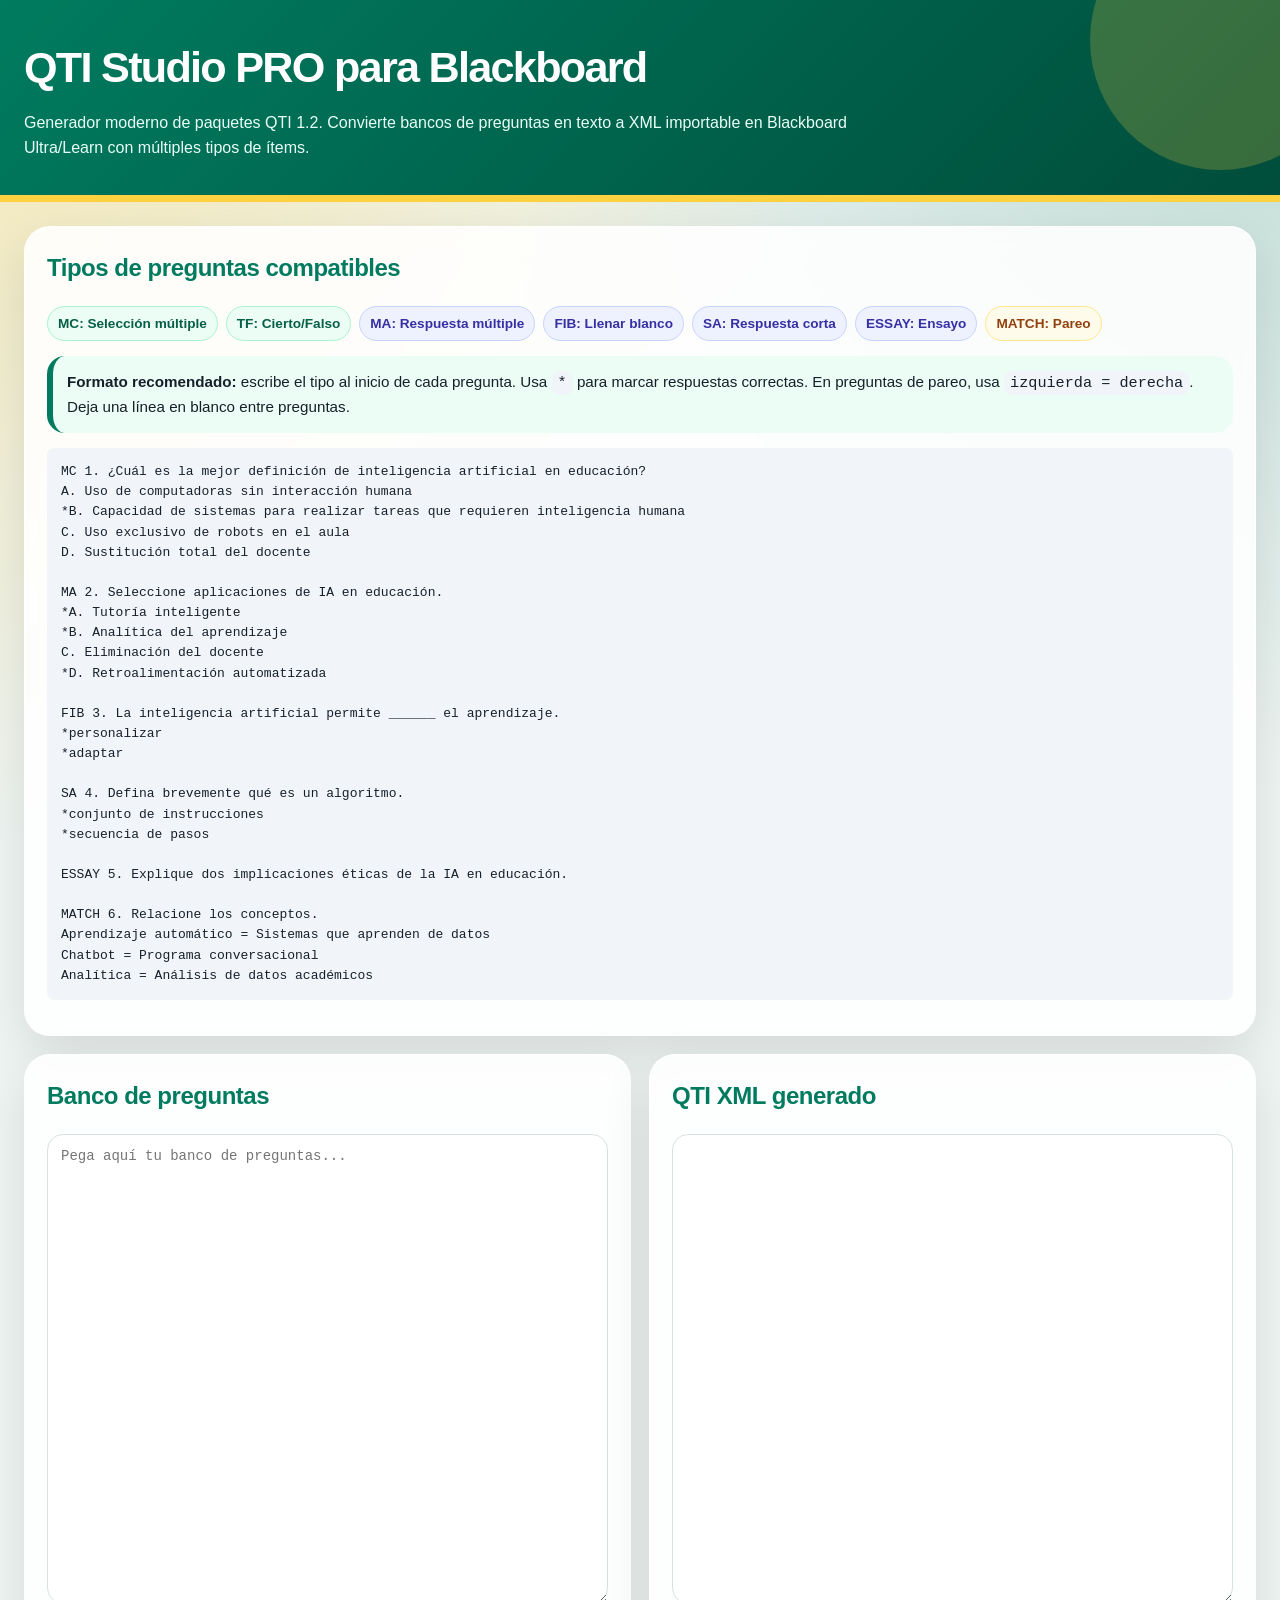
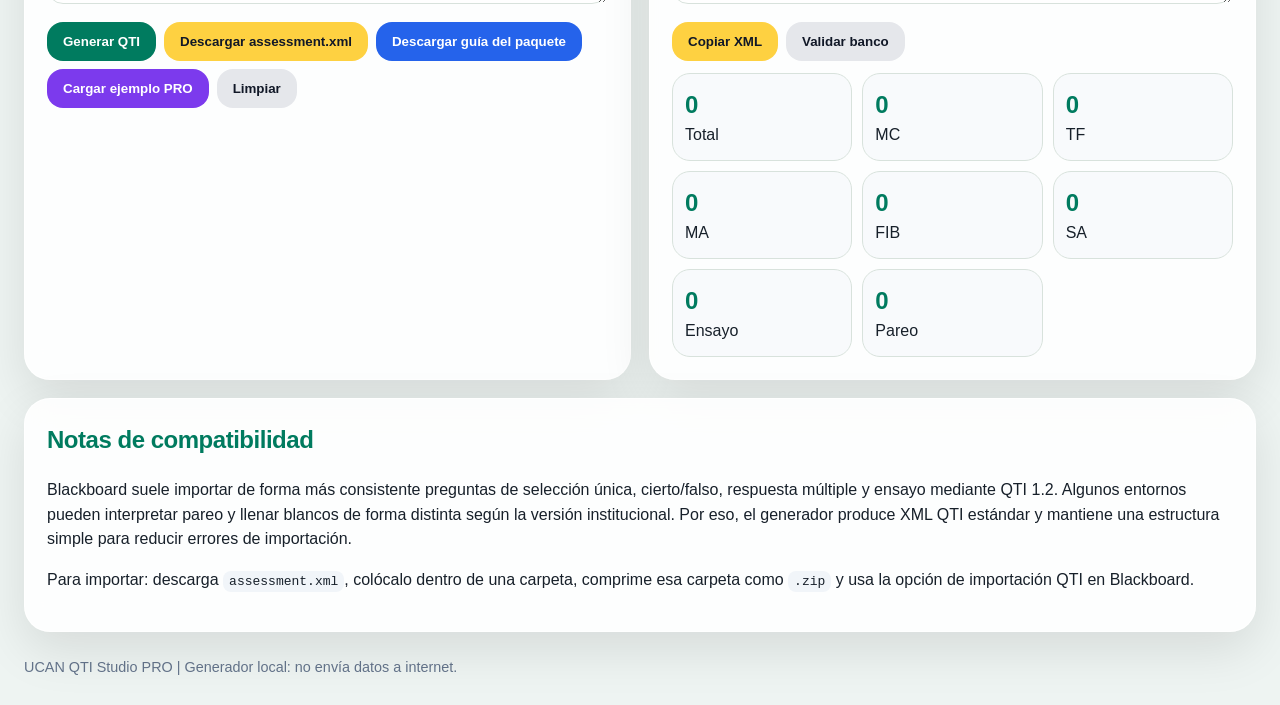
<file: generador_qti_blackboard_html (2).html>
<!DOCTYPE html>
<html lang="es">
<head>
  <meta charset="UTF-8" />
  <meta name="viewport" content="width=device-width, initial-scale=1.0" />
  <title>QTI Studio PRO para Blackboard</title>
  <style>
    :root {
      --green: #007B5F;
      --green-dark: #004d3b;
      --yellow: #FED141;
      --bg: #eef4f2;
      --card: rgba(255,255,255,.88);
      --text: #17202a;
      --muted: #64748b;
      --border: #d8e2dc;
      --danger: #b91c1c;
      --success: #15803d;
      --blue: #2563eb;
      --purple: #7c3aed;
      --shadow: 0 18px 50px rgba(0,0,0,.10);
    }

    * { box-sizing: border-box; }

    body {
      margin: 0;
      font-family: Inter, Arial, Helvetica, sans-serif;
      background:
        radial-gradient(circle at top left, rgba(254,209,65,.35), transparent 32%),
        radial-gradient(circle at top right, rgba(0,123,95,.20), transparent 30%),
        var(--bg);
      color: var(--text);
      line-height: 1.55;
    }

    header {
      position: relative;
      overflow: hidden;
      background: linear-gradient(135deg, var(--green), var(--green-dark));
      color: white;
      padding: 34px 24px;
      border-bottom: 7px solid var(--yellow);
    }

    header::after {
      content: "";
      position: absolute;
      width: 260px;
      height: 260px;
      right: -70px;
      top: -90px;
      background: rgba(254,209,65,.22);
      border-radius: 999px;
    }

    header h1 { margin: 0; font-size: clamp(1.7rem, 4vw, 2.7rem); letter-spacing: -.04em; }
    header p { margin: 10px 0 0; color: #e8fff7; max-width: 850px; }

    main {
      max-width: 1400px;
      margin: 0 auto;
      padding: 24px;
      display: grid;
      grid-template-columns: 1fr 1fr;
      gap: 18px;
    }

    .card {
      background: var(--card);
      backdrop-filter: blur(14px);
      border: 1px solid rgba(255,255,255,.85);
      border-radius: 26px;
      padding: 22px;
      box-shadow: var(--shadow);
    }

    .full { grid-column: 1 / -1; }

    h2 { color: var(--green); margin-top: 0; letter-spacing: -.02em; }
    h3 { margin-bottom: 6px; color: var(--green-dark); }

    textarea, input, select {
      width: 100%;
      border: 1px solid var(--border);
      border-radius: 16px;
      padding: 13px;
      font-family: Consolas, monospace;
      font-size: 14px;
      background: rgba(255,255,255,.95);
      outline: none;
    }

    textarea:focus, input:focus, select:focus { border-color: var(--green); box-shadow: 0 0 0 4px rgba(0,123,95,.10); }
    textarea { min-height: 470px; resize: vertical; }
    .output { min-height: 470px; }

    .toolbar { display: flex; flex-wrap: wrap; gap: 8px; margin-top: 10px; }

    button {
      border: none;
      border-radius: 16px;
      padding: 12px 16px;
      cursor: pointer;
      font-weight: 800;
      transition: transform .15s ease, opacity .15s ease;
    }

    button:hover { transform: translateY(-1px); opacity: .92; }
    .primary { background: var(--green); color: white; }
    .secondary { background: var(--yellow); color: #111827; }
    .blue { background: var(--blue); color: white; }
    .purple { background: var(--purple); color: white; }
    .ghost { background: #e5e7eb; color: #111827; }

    .note {
      background: #ecfdf5;
      border-left: 6px solid var(--green);
      padding: 14px;
      border-radius: 18px;
      font-size: .95rem;
    }

    .error, .success, .warn {
      padding: 14px;
      border-radius: 18px;
      white-space: pre-wrap;
      margin-top: 12px;
      font-weight: 700;
    }

    .error { background: #fee2e2; color: var(--danger); border-left: 6px solid var(--danger); }
    .success { background: #dcfce7; color: var(--success); border-left: 6px solid var(--success); }
    .warn { background: #fef3c7; color: #92400e; border-left: 6px solid #f59e0b; }

    .stats {
      display: grid;
      grid-template-columns: repeat(auto-fit, minmax(140px, 1fr));
      gap: 10px;
      margin-top: 12px;
    }

    .stat {
      background: #f8fafc;
      border: 1px solid var(--border);
      padding: 12px;
      border-radius: 18px;
    }

    .stat strong { display: block; color: var(--green); font-size: 1.5rem; }

    code, pre {
      background: #f1f5f9;
      padding: 3px 6px;
      border-radius: 8px;
    }

    pre { padding: 14px; overflow: auto; white-space: pre-wrap; }

    .chips { display:flex; flex-wrap:wrap; gap:8px; margin: 10px 0 0; }
    .chip { background:#eef2ff; color:#3730a3; border:1px solid #c7d2fe; border-radius:999px; padding:6px 10px; font-weight:800; font-size:.85rem; }
    .chip.green { background:#ecfdf5; color:#065f46; border-color:#a7f3d0; }
    .chip.yellow { background:#fffbeb; color:#92400e; border-color:#fde68a; }

    footer {
      max-width: 1400px;
      margin: 0 auto;
      padding: 0 24px 28px;
      color: var(--muted);
      font-size: .9rem;
    }

    @media (max-width: 950px) { main { grid-template-columns: 1fr; } }
  </style>
</head>
<body>
  <header>
    <h1>QTI Studio PRO para Blackboard</h1>
    <p>Generador moderno de paquetes QTI 1.2. Convierte bancos de preguntas en texto a XML importable en Blackboard Ultra/Learn con múltiples tipos de ítems.</p>
  </header>

  <main>
    <section class="card full">
      <h2>Tipos de preguntas compatibles</h2>
      <div class="chips">
        <span class="chip green">MC: Selección múltiple</span>
        <span class="chip green">TF: Cierto/Falso</span>
        <span class="chip">MA: Respuesta múltiple</span>
        <span class="chip">FIB: Llenar blanco</span>
        <span class="chip">SA: Respuesta corta</span>
        <span class="chip">ESSAY: Ensayo</span>
        <span class="chip yellow">MATCH: Pareo</span>
      </div>
      <p class="note"><strong>Formato recomendado:</strong> escribe el tipo al inicio de cada pregunta. Usa <code>*</code> para marcar respuestas correctas. En preguntas de pareo, usa <code>izquierda = derecha</code>. Deja una línea en blanco entre preguntas.</p>
      <pre>MC 1. ¿Cuál es la mejor definición de inteligencia artificial en educación?
A. Uso de computadoras sin interacción humana
*B. Capacidad de sistemas para realizar tareas que requieren inteligencia humana
C. Uso exclusivo de robots en el aula
D. Sustitución total del docente

MA 2. Seleccione aplicaciones de IA en educación.
*A. Tutoría inteligente
*B. Analítica del aprendizaje
C. Eliminación del docente
*D. Retroalimentación automatizada

FIB 3. La inteligencia artificial permite ______ el aprendizaje.
*personalizar
*adaptar

SA 4. Defina brevemente qué es un algoritmo.
*conjunto de instrucciones
*secuencia de pasos

ESSAY 5. Explique dos implicaciones éticas de la IA en educación.

MATCH 6. Relacione los conceptos.
Aprendizaje automático = Sistemas que aprenden de datos
Chatbot = Programa conversacional
Analítica = Análisis de datos académicos</pre>
    </section>

    <section class="card">
      <h2>Banco de preguntas</h2>
      <textarea id="inputText" spellcheck="false" placeholder="Pega aquí tu banco de preguntas..."></textarea>
      <div class="toolbar">
        <button class="primary" onclick="generateQTI()">Generar QTI</button>
        <button class="secondary" onclick="downloadXML()">Descargar assessment.xml</button>
        <button class="blue" onclick="downloadPackageFiles()">Descargar guía del paquete</button>
        <button class="purple" onclick="loadExample()">Cargar ejemplo PRO</button>
        <button class="ghost" onclick="clearAll()">Limpiar</button>
      </div>
      <div id="message"></div>
    </section>

    <section class="card">
      <h2>QTI XML generado</h2>
      <textarea id="outputXML" class="output" spellcheck="false" readonly></textarea>
      <div class="toolbar">
        <button class="secondary" onclick="copyXML()">Copiar XML</button>
        <button class="ghost" onclick="validateOnly()">Validar banco</button>
      </div>
      <div class="stats">
        <div class="stat"><strong id="countQuestions">0</strong>Total</div>
        <div class="stat"><strong id="countMC">0</strong>MC</div>
        <div class="stat"><strong id="countTF">0</strong>TF</div>
        <div class="stat"><strong id="countMA">0</strong>MA</div>
        <div class="stat"><strong id="countFIB">0</strong>FIB</div>
        <div class="stat"><strong id="countSA">0</strong>SA</div>
        <div class="stat"><strong id="countESSAY">0</strong>Ensayo</div>
        <div class="stat"><strong id="countMATCH">0</strong>Pareo</div>
      </div>
    </section>

    <section class="card full">
      <h2>Notas de compatibilidad</h2>
      <p>Blackboard suele importar de forma más consistente preguntas de selección única, cierto/falso, respuesta múltiple y ensayo mediante QTI 1.2. Algunos entornos pueden interpretar pareo y llenar blancos de forma distinta según la versión institucional. Por eso, el generador produce XML QTI estándar y mantiene una estructura simple para reducir errores de importación.</p>
      <p>Para importar: descarga <code>assessment.xml</code>, colócalo dentro de una carpeta, comprime esa carpeta como <code>.zip</code> y usa la opción de importación QTI en Blackboard.</p>
    </section>
  </main>

  <footer>UCAN QTI Studio PRO | Generador local: no envía datos a internet.</footer>

  <script>
    const POINTS_PER_QUESTION = 1;
    const SUPPORTED_TYPES = ['MC', 'TF', 'MA', 'FIB', 'SA', 'ESSAY', 'MATCH'];

    function escapeXML(value) {
      return String(value)
        .replace(/&/g, '&amp;')
        .replace(/</g, '&lt;')
        .replace(/>/g, '&gt;')
        .replace(/"/g, '&quot;')
        .replace(/'/g, '&apos;');
    }

    function normalizeLine(line) { return line.replace(/\r/g, '').trim(); }

    function splitBlocks(text) {
      return text.replace(/\r\n/g, '\n').split(/\n\s*\n+/).map(b => b.trim()).filter(Boolean);
    }

    function parseHeader(line, index) {
      const clean = line.trim();
      const typeMatch = clean.match(/^(MC|TF|MA|FIB|SA|ESSAY|MATCH)\s+(.+)$/i);
      let type = 'MC';
      let question = clean;
      if (typeMatch) {
        type = typeMatch[1].toUpperCase();
        question = typeMatch[2].trim();
      }
      question = question.replace(/^\d+\.\s*/, '').trim();
      if (!question) throw new Error(`Pregunta ${index + 1}: el enunciado está vacío.`);
      return { type, question };
    }

    function parseOptionLine(line, qIndex) {
      let isCorrect = false;
      let working = line.trim();
      if (working.startsWith('*')) {
        isCorrect = true;
        working = working.slice(1).trim();
      }
      const match = working.match(/^([A-Z])\.\s*(.+)$/i);
      if (!match) throw new Error(`Pregunta ${qIndex + 1}: la opción "${line}" debe usar formato A. Texto.`);
      return { ident: match[1].toUpperCase(), text: match[2].trim(), isCorrect };
    }

    function parseChoiceQuestion(lines, type, qIndex) {
      const options = [];
      lines.forEach(line => options.push(parseOptionLine(line, qIndex)));
      if (options.length < 2) throw new Error(`Pregunta ${qIndex + 1}: debe incluir al menos dos opciones.`);
      const correct = options.filter(o => o.isCorrect);
      if (type === 'MC' || type === 'TF') {
        if (correct.length !== 1) throw new Error(`Pregunta ${qIndex + 1}: ${type} requiere exactamente una respuesta correcta con *.`);
      }
      if (type === 'MA') {
        if (correct.length < 2) throw new Error(`Pregunta ${qIndex + 1}: MA requiere dos o más respuestas correctas con *.`);
      }
      if (type === 'TF') {
        const labels = options.map(o => o.text.toLowerCase());
        const valid = labels.some(t => ['verdadero','true','cierto'].includes(t)) && labels.some(t => ['falso','false'].includes(t));
        if (!valid) throw new Error(`Pregunta ${qIndex + 1}: TF debe tener opciones Verdadero/Falso o True/False.`);
      }
      return options;
    }

    function parseTextAnswers(lines, type, qIndex) {
      const answers = lines.map(l => l.trim()).filter(Boolean).map(l => l.startsWith('*') ? l.slice(1).trim() : l.trim()).filter(Boolean);
      if ((type === 'FIB' || type === 'SA') && answers.length < 1) throw new Error(`Pregunta ${qIndex + 1}: ${type} requiere al menos una respuesta aceptada marcada o escrita debajo.`);
      return answers;
    }

    function parseMatching(lines, qIndex) {
      const pairs = lines.map(line => {
        const clean = line.trim();
        const parts = clean.split(/\s*=\s*/);
        if (parts.length !== 2 || !parts[0] || !parts[1]) {
          throw new Error(`Pregunta ${qIndex + 1}: pareo debe usar formato Concepto = Definición.`);
        }
        return { left: parts[0].trim(), right: parts[1].trim() };
      });
      if (pairs.length < 2) throw new Error(`Pregunta ${qIndex + 1}: MATCH requiere al menos dos pares.`);
      return pairs;
    }

    function parseQuestionBlock(block, index) {
      const rawLines = block.split('\n').map(normalizeLine).filter(Boolean);
      if (rawLines.length < 1) throw new Error(`Pregunta ${index + 1}: bloque vacío.`);
      const { type, question } = parseHeader(rawLines[0], index);
      if (!SUPPORTED_TYPES.includes(type)) throw new Error(`Pregunta ${index + 1}: tipo no compatible (${type}).`);
      const body = rawLines.slice(1);

      if (['MC', 'TF', 'MA'].includes(type)) {
        return { number: index + 1, type, question, options: parseChoiceQuestion(body, type, index) };
      }
      if (['FIB', 'SA'].includes(type)) {
        return { number: index + 1, type, question, answers: parseTextAnswers(body, type, index) };
      }
      if (type === 'ESSAY') {
        return { number: index + 1, type, question, answers: [] };
      }
      if (type === 'MATCH') {
        return { number: index + 1, type, question, pairs: parseMatching(body, index) };
      }
    }

    function buildChoiceItem(item) {
      const itemId = `q${item.number}`;
      const responseId = `r${item.number}`;
      const cardinality = item.type === 'MA' ? 'Multiple' : 'Single';
      const optionsXML = item.options.map(option => `
            <response_label ident="${escapeXML(option.ident)}">
              <material><mattext texttype="text/plain">${escapeXML(option.text)}</mattext></material>
            </response_label>`).join('');

      const correctVars = item.options.filter(o => o.isCorrect).map(o => `<varequal respident="${responseId}">${escapeXML(o.ident)}</varequal>`).join('\n              ');
      const condition = item.type === 'MA' ? `<and>
              ${correctVars}
            </and>` : correctVars;

      return `
      <item ident="${itemId}" title="Pregunta ${item.number} - ${item.type}">
        <presentation>
          <material><mattext texttype="text/plain">${escapeXML(item.question)}</mattext></material>
          <response_lid ident="${responseId}" rcardinality="${cardinality}">
            <render_choice>${optionsXML}
            </render_choice>
          </response_lid>
        </presentation>
        <resprocessing>
          <outcomes><decvar maxvalue="${POINTS_PER_QUESTION}" minvalue="0" varname="SCORE" vartype="Decimal" /></outcomes>
          <respcondition continue="No">
            <conditionvar>
              ${condition}
            </conditionvar>
            <setvar action="Set" varname="SCORE">${POINTS_PER_QUESTION}</setvar>
          </respcondition>
        </resprocessing>
      </item>`;
    }

    function buildTextItem(item) {
      const itemId = `q${item.number}`;
      const responseId = `r${item.number}`;
      const rows = item.type === 'SA' ? 5 : 1;
      const conditions = item.answers.map(answer => `
          <respcondition continue="Yes">
            <conditionvar><varequal respident="${responseId}" case="No">${escapeXML(answer)}</varequal></conditionvar>
            <setvar action="Set" varname="SCORE">${POINTS_PER_QUESTION}</setvar>
          </respcondition>`).join('');

      return `
      <item ident="${itemId}" title="Pregunta ${item.number} - ${item.type}">
        <presentation>
          <material><mattext texttype="text/plain">${escapeXML(item.question)}</mattext></material>
          <response_str ident="${responseId}" rcardinality="Single">
            <render_fib rows="${rows}" columns="80" />
          </response_str>
        </presentation>
        <resprocessing>
          <outcomes><decvar maxvalue="${POINTS_PER_QUESTION}" minvalue="0" varname="SCORE" vartype="Decimal" /></outcomes>${conditions}
        </resprocessing>
      </item>`;
    }

    function buildEssayItem(item) {
      const itemId = `q${item.number}`;
      const responseId = `r${item.number}`;
      return `
      <item ident="${itemId}" title="Pregunta ${item.number} - ESSAY">
        <presentation>
          <material><mattext texttype="text/plain">${escapeXML(item.question)}</mattext></material>
          <response_str ident="${responseId}" rcardinality="Single">
            <render_fib rows="12" columns="100" />
          </response_str>
        </presentation>
        <resprocessing>
          <outcomes><decvar maxvalue="${POINTS_PER_QUESTION}" minvalue="0" varname="SCORE" vartype="Decimal" /></outcomes>
        </resprocessing>
      </item>`;
    }

    function buildMatchItem(item) {
      const itemId = `q${item.number}`;
      const leftId = `r${item.number}`;
      const leftChoices = item.pairs.map((p, i) => `
            <response_label ident="L${i+1}">
              <material><mattext texttype="text/plain">${escapeXML(p.left)}</mattext></material>
            </response_label>`).join('');
      const rightChoices = item.pairs.map((p, i) => `
            <response_label ident="R${i+1}">
              <material><mattext texttype="text/plain">${escapeXML(p.right)}</mattext></material>
            </response_label>`).join('');
      const conditions = item.pairs.map((p, i) => `<varequal respident="${leftId}">L${i+1} R${i+1}</varequal>`).join('\n              ');

      return `
      <item ident="${itemId}" title="Pregunta ${item.number} - MATCH">
        <presentation>
          <material><mattext texttype="text/plain">${escapeXML(item.question)}</mattext></material>
          <response_grp ident="${leftId}" rcardinality="Multiple">
            <render_choice shuffle="Yes">
              <material><mattext texttype="text/plain">Premisas</mattext></material>${leftChoices}
              <material><mattext texttype="text/plain">Respuestas</mattext></material>${rightChoices}
            </render_choice>
          </response_grp>
        </presentation>
        <resprocessing>
          <outcomes><decvar maxvalue="${POINTS_PER_QUESTION}" minvalue="0" varname="SCORE" vartype="Decimal" /></outcomes>
          <respcondition continue="No">
            <conditionvar>
              <and>
              ${conditions}
              </and>
            </conditionvar>
            <setvar action="Set" varname="SCORE">${POINTS_PER_QUESTION}</setvar>
          </respcondition>
        </resprocessing>
      </item>`;
    }

    function buildQTIItem(item) {
      if (['MC', 'TF', 'MA'].includes(item.type)) return buildChoiceItem(item);
      if (['FIB', 'SA'].includes(item.type)) return buildTextItem(item);
      if (item.type === 'ESSAY') return buildEssayItem(item);
      if (item.type === 'MATCH') return buildMatchItem(item);
      throw new Error(`Tipo no soportado: ${item.type}`);
    }

    function buildQTI(items) {
      const itemsXML = items.map(buildQTIItem).join('\n');
      return `<?xml version="1.0" encoding="UTF-8"?>
<questestinterop xmlns="http://www.imsglobal.org/xsd/ims_qtiasiv1p2" xmlns:xsi="http://www.w3.org/2001/XMLSchema-instance">
  <assessment ident="banco_qti_blackboard_pro" title="Banco de Preguntas QTI PRO">
    <qtimetadata>
      <qtimetadatafield><fieldlabel>qti_version</fieldlabel><fieldentry>1.2</fieldentry></qtimetadatafield>
      <qtimetadatafield><fieldlabel>generator</fieldlabel><fieldentry>UCAN QTI Studio PRO</fieldentry></qtimetadatafield>
    </qtimetadata>
    <section ident="seccion_banco" title="Banco generado">
${itemsXML}
    </section>
  </assessment>
</questestinterop>`;
    }

    function getItems() {
      const input = document.getElementById('inputText').value.trim();
      if (!input) throw new Error('Pega primero las preguntas en el área de texto.');
      const blocks = splitBlocks(input);
      return blocks.map(parseQuestionBlock);
    }

    function generateQTI() {
      const message = document.getElementById('message');
      const output = document.getElementById('outputXML');
      message.innerHTML = '';
      output.value = '';
      try {
        const items = getItems();
        output.value = buildQTI(items);
        updateStats(items);
        message.innerHTML = `<div class="success">QTI generado correctamente con ${items.length} preguntas y ${SUPPORTED_TYPES.length} tipos compatibles.</div>`;
      } catch (error) {
        updateStats([]);
        message.innerHTML = `<div class="error">${escapeXML(error.message)}</div>`;
      }
    }

    function validateOnly() {
      try {
        const items = getItems();
        updateStats(items);
        document.getElementById('message').innerHTML = `<div class="success">Banco validado correctamente: ${items.length} preguntas.</div>`;
      } catch(error) {
        updateStats([]);
        document.getElementById('message').innerHTML = `<div class="error">${escapeXML(error.message)}</div>`;
      }
    }

    function updateStats(items) {
      const byType = Object.fromEntries(SUPPORTED_TYPES.map(t => [t, 0]));
      items.forEach(i => byType[i.type]++);
      document.getElementById('countQuestions').textContent = items.length;
      document.getElementById('countMC').textContent = byType.MC || 0;
      document.getElementById('countTF').textContent = byType.TF || 0;
      document.getElementById('countMA').textContent = byType.MA || 0;
      document.getElementById('countFIB').textContent = byType.FIB || 0;
      document.getElementById('countSA').textContent = byType.SA || 0;
      document.getElementById('countESSAY').textContent = byType.ESSAY || 0;
      document.getElementById('countMATCH').textContent = byType.MATCH || 0;
    }

    function downloadXML() {
      if (!document.getElementById('outputXML').value.trim()) generateQTI();
      const xml = document.getElementById('outputXML').value.trim();
      if (!xml) return;
      downloadFile('assessment.xml', xml, 'application/xml;charset=utf-8');
    }

    function downloadPackageFiles() {
      const guide = `PAQUETE QTI PARA BLACKBOARD\n\n1. Descarga assessment.xml desde el generador.\n2. Crea una carpeta llamada QTI_Blackboard_PRO.\n3. Coloca assessment.xml dentro de esa carpeta.\n4. Comprime la carpeta en .zip.\n5. En Blackboard Ultra/Learn, usa Importar contenido / Importar QTI.\n\nNota: si tu Blackboard no acepta MATCH o FIB por versión institucional, importa primero MC, TF, MA y ESSAY.`;
      downloadFile('LEEME_QTI_Blackboard.txt', guide, 'text/plain;charset=utf-8');
    }

    function downloadFile(filename, content, type) {
      const blob = new Blob([content], { type });
      const url = URL.createObjectURL(blob);
      const a = document.createElement('a');
      a.href = url;
      a.download = filename;
      document.body.appendChild(a);
      a.click();
      document.body.removeChild(a);
      URL.revokeObjectURL(url);
    }

    function copyXML() {
      if (!document.getElementById('outputXML').value.trim()) generateQTI();
      const output = document.getElementById('outputXML');
      output.select();
      document.execCommand('copy');
      document.getElementById('message').innerHTML = '<div class="success">XML copiado al portapapeles.</div>';
    }

    function loadExample() {
      document.getElementById('inputText').value = `MC 1. ¿Cuál es la mejor definición de inteligencia artificial en educación?
A. Uso de computadoras sin interacción humana
*B. Capacidad de sistemas para realizar tareas que requieren inteligencia humana
C. Uso exclusivo de robots en el aula
D. Sustitución total del docente

TF 2. La inteligencia artificial permite personalizar el aprendizaje según las necesidades del estudiante.
*A. Verdadero
B. Falso

MA 3. Seleccione aplicaciones de IA en educación.
*A. Tutoría inteligente
*B. Analítica del aprendizaje
C. Eliminación del docente
*D. Retroalimentación automatizada

FIB 4. La inteligencia artificial permite ______ el aprendizaje.
*personalizar
*adaptar

SA 5. Defina brevemente qué es un algoritmo.
*conjunto de instrucciones
*secuencia de pasos

ESSAY 6. Explique dos implicaciones éticas del uso de IA en educación.

MATCH 7. Relacione los conceptos con su definición.
Aprendizaje automático = Sistemas que aprenden de datos
Chatbot = Programa conversacional
Analítica educativa = Análisis de datos académicos`;
      generateQTI();
    }

    function clearAll() {
      document.getElementById('inputText').value = '';
      document.getElementById('outputXML').value = '';
      document.getElementById('message').innerHTML = '';
      updateStats([]);
    }
  </script>
</body>
</html>
</file>
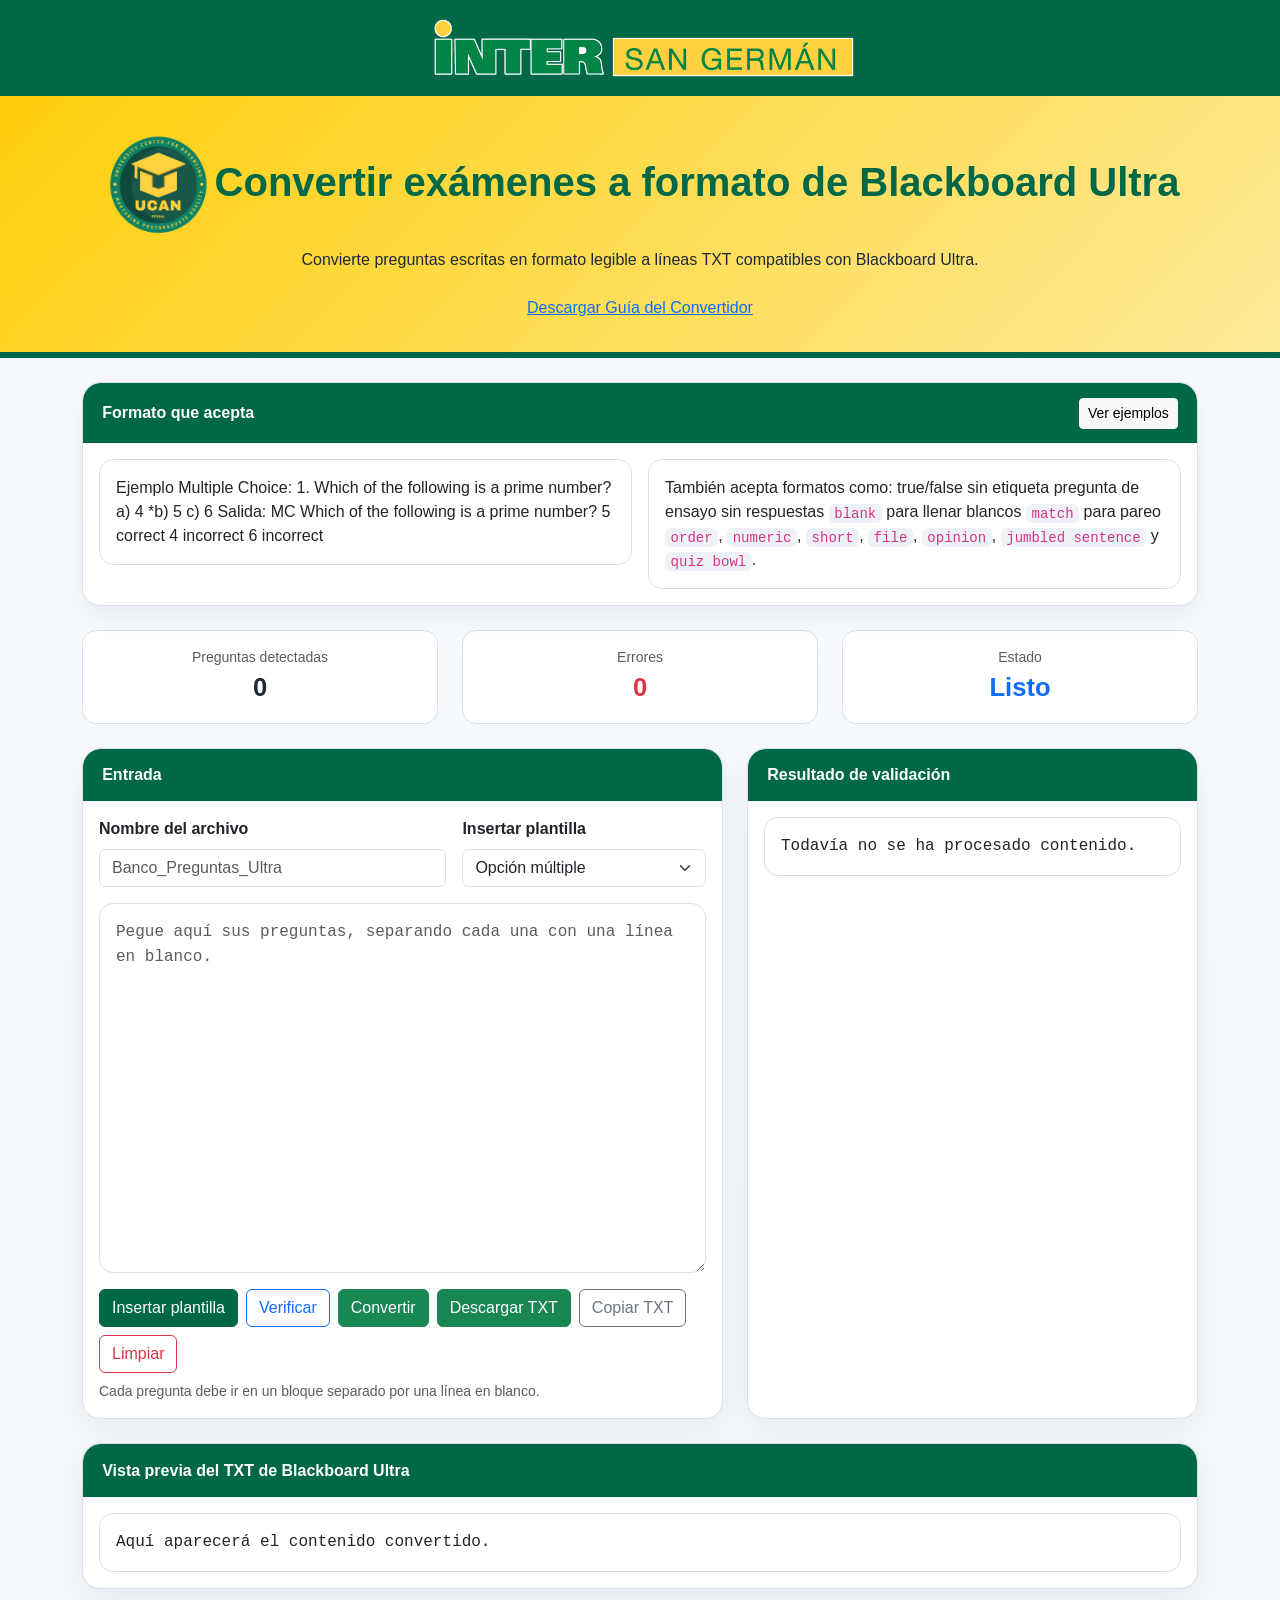
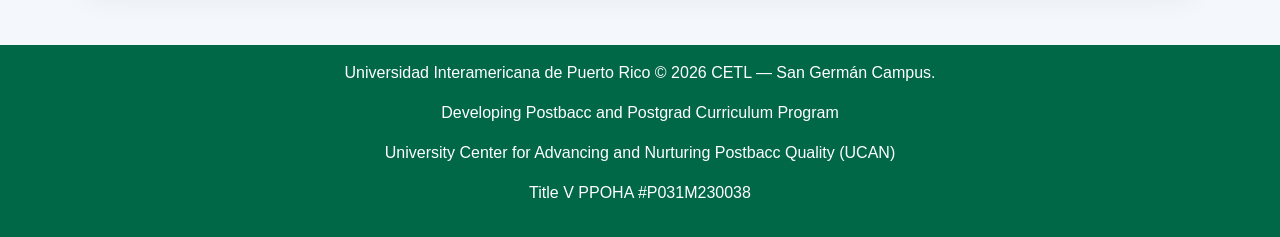
<file: index_generator.html>
<!DOCTYPE html>
<html lang="es">
  <head>
    <meta content="text/html; charset=UTF-8" http-equiv="content-type">
    <meta name="viewport" content="width=device-width, initial-scale=1.0">
    <!-- <p>Creado por El Dr. Eduardo Augusto García Rodríguez</p> -->
    <!-- <p>Desarrollador Curricular - Coordinador de Proyecto</p> -->
    <!-- <p>Developing Postbacc and Postgrad Curriculum Program</p> -->
    <!-- <p>University Center for Advancing and Nurturing Postbacc Quality (UCAN)</p> -->
    <!-- <p>Title V PPOHA #P031M230038</p> -->
    <title>Convertidor a Blackboard Ultra TXT</title>
    <link href="https://cdn.jsdelivr.net/npm/bootstrap@5.3.3/dist/css/bootstrap.min.css"

      rel="stylesheet">
    <style>
    :root {
      --verde: #006747;
      --verde-oscuro: #007b5f;
      --amarillo: #fed141;
      --fondo: #f4f7fb;
      --borde: #d8e0ea;
      --texto: #1f2937;
      --ok: #027a48;
      --error: #b42318;
      --info: #0b63ce;
    }
    body {
      background: linear-gradient(180deg, #f8fafc 0%, var(--fondo) 100%);
      color: var(--texto);
      font-family: Arial, Helvetica, sans-serif;
    }
    .navbar, .footer, .section-title, .btn-primary, .modal-header {
      background-color: var(--verde) !important;
    }
    .btn-primary, .btn-primary:focus, .btn-primary:active {
      border-color: var(--verde);
      box-shadow: none !important;
    }
    .btn-primary:hover {
      background-color: var(--verde-oscuro) !important;
      border-color: var(--verde-oscuro) !important;
    }
    .hero {
      background: linear-gradient(135deg, rgba(255, 204, 0, .96), rgba(255, 231, 132, .82));
      border-bottom: 6px solid var(--verde);
      padding: 2rem 1rem;
      text-align: center;
    }
    .hero h1 {
      color: var(--verde);
      font-weight: 700;
      margin-bottom: .4rem;
    }
    .card {
      border: 1px solid var(--borde);
      border-radius: 18px;
      box-shadow: 0 10px 30px rgba(15, 23, 42, .06);
    }
    .section-title {
      color: #fff;
      border-top-left-radius: 18px;
      border-top-right-radius: 18px;
      font-weight: 700;
      padding: .9rem 1.2rem;
    }
    .panel, .preview, textarea.form-control {
      background: #fff;
      border: 1px solid var(--borde);
      border-radius: 14px;
      padding: 1rem;
    }
    textarea.form-control, .preview {
      font-family: Consolas, "Courier New", monospace;
      white-space: pre-wrap;
      line-height: 1.55;
    }
    textarea.form-control {
      min-height: 370px;
      resize: vertical;
    }
    .stat {
      background: #fff;
      border: 1px solid var(--borde);
      border-radius: 14px;
      padding: 1rem;
      text-align: center;
      height: 100%;
    }
    .stat .n {
      font-size: 1.6rem;
      font-weight: 700;
    }
    .ok { color: var(--ok); }
    .err { color: var(--error); }
    .inf { color: var(--info); }
    .footer {
      color: #fff;
      text-align: center;
      padding: 1rem;
      margin-top: 2rem;
    }
    code.inline-sample {
      background: #eef2f7;
      padding: .1rem .35rem;
      border-radius: 6px;
    }
  </style>
  </head>
  <body>
    <nav class="navbar navbar-dark justify-content-center">
      <div class="text-center">
        <img 
          src="img/LOGO-INTER-SG-HORIZONTAL_sticker.png" 
          alt="Logo Inter San Germán"
          class="img-fluid"
          style="max-height: 80px; width: auto;"
        >
      </div>
</nav>
    <header class="hero">
      <div class="container">
        <h1><img style="width: 114px; height: 114px;" alt="Logo UCAN" src="img/ucan-logo.png">Convertir
          exámenes a formato de Blackboard Ultra</h1>
        <p class="mb-0">Convierte preguntas escritas en formato legible a líneas
          TXT compatibles con Blackboard Ultra.</p>
        <p class="mb-0"><br>
        </p>
        <p class="mb-0"><span><a target="_blank" title="Guide Blackboard Test Generator"

              href="Guía_Generador_Exámenes_Blackboard_Ultra_Simplificada.pdf">Descargar
              Guía del Convertidor</a></span></p>
      </div>
    </header>
    <main class="container py-4">
      <div class="row g-4">
        <div class="col-12">
          <div class="card overflow-hidden">
            <div class="section-title d-flex justify-content-between align-items-center flex-wrap gap-2">
              <span>Formato que acepta</span><button class="btn btn-light btn-sm"

                data-bs-toggle="modal" data-bs-target="#helpModal">Ver ejemplos</button>
            </div>
            <div class="card-body">
              <div class="row g-3">
                <div class="col-lg-6">
                  <div class="panel">Ejemplo Multiple Choice: 1. Which of the
                    following is a prime number? a) 4 *b) 5 c) 6 Salida: MC
                    Which of the following is a prime number? 5 correct 4
                    incorrect 6 incorrect</div>
                </div>
                <div class="col-lg-6">
                  <div class="panel">También acepta formatos como: true/false
                    sin etiqueta pregunta de ensayo sin respuestas <code class="inline-sample">blank</code>
                    para llenar blancos <code class="inline-sample">match</code>
                    para pareo <code class="inline-sample">order</code>, <code

                      class="inline-sample">numeric</code>, <code class="inline-sample">short</code>,
                    <code class="inline-sample">file</code>, <code class="inline-sample">opinion</code>,
                    <code class="inline-sample">jumbled sentence</code> y <code

                      class="inline-sample">quiz bowl</code>.</div>
                </div>
              </div>
            </div>
          </div>
        </div>
        <div class="col-md-4">
          <div class="stat">
            <div class="text-muted small">Preguntas detectadas</div>
            <div class="n" id="questionCount">0</div>
          </div>
        </div>
        <div class="col-md-4">
          <div class="stat">
            <div class="text-muted small">Errores</div>
            <div class="n text-danger" id="errorCount">0</div>
          </div>
        </div>
        <div class="col-md-4">
          <div class="stat">
            <div class="text-muted small">Estado</div>
            <div class="n text-primary" id="statusLabel">Listo</div>
          </div>
        </div>
        <div class="col-lg-7">
          <div class="card overflow-hidden">
            <div class="section-title">Entrada</div>
            <div class="card-body">
              <div class="row g-3 mb-3">
                <div class="col-md-7"> <label class="form-label fw-semibold" for="quizName">Nombre
                    del archivo</label> <input class="form-control" id="quizName"

                    placeholder="Banco_Preguntas_Ultra" type="text"> </div>
                <div class="col-md-5"> <label class="form-label fw-semibold" for="templateType">Insertar
                    plantilla</label>
                  <select class="form-select" id="templateType">
                    <option value="MC">Opción múltiple</option>
                    <option value="MA">Varias respuestas</option>
                    <option value="TF">Cierto / Falso</option>
                    <option value="ESS">Ensayo</option>
                    <option value="FIB">Llenar blanco</option>
                    <option value="MAT">Pareo</option>
                    <option value="ORD">Ordenar</option>
                    <option value="FIB_PLUS">Llenar blancos con opciones</option>
                    <option value="FIL">Respuesta de archivo</option>
                    <option value="NUM">Respuesta numérica</option>
                    <option value="SR">Respuesta corta</option>
                    <option value="OP">Opinión / Likert</option>
                    <option value="JUMBLED_SENTENCE">Oración confusa</option>
                    <option value="QUIZ_BOWL">Quiz Bowl</option>
                  </select>
                </div>
              </div>
              <textarea id="quizContent" class="form-control" placeholder="Pegue aquí sus preguntas, separando cada una con una línea en blanco."></textarea>
              <div class="d-flex flex-wrap gap-2 mt-3"> <button class="btn btn-primary"

                  id="sampleBtn">Insertar plantilla</button> <button class="btn btn-outline-primary"

                  id="verifyBtn">Verificar</button> <button class="btn btn-success"

                  id="convertBtn">Convertir</button> <button class="btn btn-success"

                  id="downloadBtn">Descargar TXT</button> <button class="btn btn-outline-secondary"

                  id="copyBtn">Copiar TXT</button> <button class="btn btn-outline-danger"

                  id="clearBtn">Limpiar</button> </div>
              <div class="form-text mt-2">Cada pregunta debe ir en un bloque
                separado por una línea en blanco.</div>
            </div>
          </div>
        </div>
        <div class="col-lg-5">
          <div class="card overflow-hidden h-100">
            <div class="section-title">Resultado de validación</div>
            <div class="card-body">
              <div class="preview" id="resultBox">Todavía no se ha procesado contenido.</div>
            </div>
          </div>
        </div>
        <div class="col-12">
          <div class="card overflow-hidden">
            <div class="section-title">Vista previa del TXT de Blackboard Ultra</div>
            <div class="card-body">
              <div class="preview" id="previewBox">Aquí aparecerá el contenido convertido.</div>
            </div>
          </div>
        </div>
      </div>
    </main>
    <footer>
      <div class="footer">
        <p>Universidad Interamericana de Puerto Rico © 2026 CETL — San Germán Campus.</p>
        <p>Developing Postbacc and Postgrad Curriculum Program</p>
        <p>University Center for Advancing and Nurturing Postbacc Quality (UCAN)</p>
        <p>Title V PPOHA #P031M230038</p></div>
    </footer>
    <div class="modal fade" id="helpModal" tabindex="-1" aria-labelledby="helpModalLabel"

      aria-hidden="true">
      <div class="modal-dialog modal-xl modal-dialog-scrollable">
        <div class="modal-content">
          <div class="modal-header text-white">
            <h5 class="modal-title" id="helpModalLabel">Ejemplos de entrada</h5>
            <button type="button" class="btn-close btn-close-white" data-bs-dismiss="modal"

              aria-label="Cerrar"></button> </div>
          <div class="modal-body">
            <div class="preview">1. Which of the following is a prime number?
a) 4
*b) 5
c) 6

1. Which of the following is a prime number?
*a) 2
*b) 3
d) 4
*e) 5
f) 6
*g) 7

1. 3 is a prime number.
True

1. Tell me your life story.

blank 1. Two plus two equals _____.
a. four
b. 4

match 6. Match the chapters with their topics.
a) Chapter 13/Exception Handling
b) Chapter 16/File Processing
c) Chapter 10/OOP &amp; Classes
d) Chapter 15/Chars, C-Strings, &amp; the String Class
e) Chapter 12/Not covered in this class

order 1. Order the steps.
Step 1
Step 2
Step 3

fib_plus 1. Complete the sentence.
blank1 = Paris | París
blank2 = France | Francia

numeric 1. What is 2 + 2?
4 | 0

short 1. Name a color of the sky.
blue

file 1. Upload your assignment.

opinion 1. I am satisfied with this course.

jumbled sentence 1. Build the sentence.
The = subject
sky
is blue = predicate

quiz bowl 1. Identify the topic.
science
experiment
method</div>
          </div>
        </div>
      </div>
    </div>
    <script src="https://cdn.jsdelivr.net/npm/bootstrap@5.3.3/dist/js/bootstrap.bundle.min.js"></script>
    <script>
    const quizContentEl = document.getElementById('quizContent');
    const templateTypeEl = document.getElementById('templateType');
    const quizNameEl = document.getElementById('quizName');
    const resultBoxEl = document.getElementById('resultBox');
    const previewBoxEl = document.getElementById('previewBox');
    const questionCountEl = document.getElementById('questionCount');
    const errorCountEl = document.getElementById('errorCount');
    const statusLabelEl = document.getElementById('statusLabel');

    const templates = {
      MC: `1. Which of the following is a prime number?\na) 4\n*b) 5\nc) 6`,
      MA: `1. Which of the following is a prime number?\n*a) 2\n*b) 3\nd) 4\n*e) 5\nf) 6\n*g) 7`,
      TF: `1. 3 is a prime number.\nTrue`,
      ESS: `1. Tell me your life story.`,
      FIB: `blank 1. Two plus two equals _____.\na. four\nb. 4`,
      MAT: `match 6. Match the chapters with their topics.\na) Chapter 13/Exception Handling\nb) Chapter 16/File Processing\nc) Chapter 10/OOP & Classes`,
      ORD: `order 1. Order the steps.\nStep 1\nStep 2\nStep 3`,
      FIB_PLUS: `fib_plus 1. Complete the sentence.\nblank1 = Paris | París\nblank2 = France | Francia`,
      FIL: `file 1. Upload your assignment.`,
      NUM: `numeric 1. What is 2 + 2?\n4 | 0`,
      SR: `short 1. Name a color of the sky.\nblue`,
      OP: `opinion 1. I am satisfied with this course.`,
      JUMBLED_SENTENCE: `jumbled sentence 1. Build the sentence.\nThe = subject\nsky\nis blue = predicate`,
      QUIZ_BOWL: `quiz bowl 1. Identify the topic.\nscience\nexperiment\nmethod`
    };

    const optionLineRegex = /^\*?[a-zA-Z][.)]\s*(.+)$/;
    const numberedQuestionRegex = /^\d+[.)]\s*(.+)$/;
    const typedPrefixes = [
      { prefix: 'blank ', type: 'FIB' },
      { prefix: 'match ', type: 'MAT' },
      { prefix: 'order ', type: 'ORD' },
      { prefix: 'fib_plus ', type: 'FIB_PLUS' },
      { prefix: 'file ', type: 'FIL' },
      { prefix: 'numeric ', type: 'NUM' },
      { prefix: 'short ', type: 'SR' },
      { prefix: 'opinion ', type: 'OP' },
      { prefix: 'jumbled sentence ', type: 'JUMBLED_SENTENCE' },
      { prefix: 'quiz bowl ', type: 'QUIZ_BOWL' }
    ];

    function splitBlocks(text) {
      return text.replace(/\r\n/g, '\n').split(/\n\s*\n+/).map(block => block.trim()).filter(Boolean);
    }

    function sanitizeFileName(name) {
      return (name || 'blackboard_ultra_questions')
        .trim()
        .replace(/[\\/:*?"<>|]+/g, '')
        .replace(/\s+/g, '_')
        .replace(/_+/g, '_');
    }

    function stripQuestionText(line) {
      const trimmed = line.trim();
      const numMatch = trimmed.match(numberedQuestionRegex);
      if (numMatch) return numMatch[1].trim();

      for (const item of typedPrefixes) {
        if (trimmed.toLowerCase().startsWith(item.prefix)) {
          const rest = trimmed.slice(item.prefix.length).trim();
          const nestedNum = rest.match(numberedQuestionRegex);
          return nestedNum ? nestedNum[1].trim() : rest;
        }
      }
      return trimmed;
    }

    function parseOptionText(line) {
      const trimmed = line.trim();
      const match = trimmed.match(optionLineRegex);
      if (match) {
        return {
          text: match[1].trim(),
          correct: trimmed.startsWith('*')
        };
      }
      return {
        text: trimmed,
        correct: false
      };
    }

    function detectType(lines) {
      const first = (lines[0] || '').trim().toLowerCase();

      for (const item of typedPrefixes) {
        if (first.startsWith(item.prefix)) return item.type;
      }

      if (numberedQuestionRegex.test(first)) {
        const rest = lines.slice(1).map(line => line.trim()).filter(Boolean);
        if (!rest.length) return 'ESS';
        if (rest.length === 1) {
          const tf = rest[0].replace(/^\*/, '').trim().toLowerCase();
          if (['true', 'false', 'verdadero', 'falso'].includes(tf)) return 'TF';
        }
        const options = rest.filter(line => optionLineRegex.test(line));
        if (options.length >= 2) {
          const correctCount = options.filter(line => line.trim().startsWith('*')).length;
          return correctCount > 1 ? 'MA' : 'MC';
        }
      }

      return null;
    }

    function parseMatchPair(line) {
      const cleaned = parseOptionText(line).text;
      if (cleaned.includes('/')) {
        const parts = cleaned.split('/');
        return [parts[0].trim(), parts.slice(1).join('/').trim()];
      }
      if (cleaned.includes('=')) {
        const parts = cleaned.split('=');
        return [parts[0].trim(), parts.slice(1).join('=').trim()];
      }
      if (cleaned.includes('|')) {
        const parts = cleaned.split('|');
        return [parts[0].trim(), parts.slice(1).join('|').trim()];
      }
      return null;
    }

    function parseBlock(block, index) {
      const lines = block.split('\n').map(line => line.trim()).filter(Boolean);
      const errors = [];
      const type = detectType(lines);

      if (!type) {
        return { errors: [`Bloque ${index + 1}: no se pudo identificar el tipo de pregunta.`] };
      }

      const firstLine = lines[0];
      const question = stripQuestionText(firstLine);
      const rest = lines.slice(1);
      let output = [];

      if (!question) {
        errors.push(`Bloque ${index + 1}: no se encontró el texto de la pregunta.`);
      }

      if (type === 'MC' || type === 'MA') {
        const options = rest.filter(Boolean).map(parseOptionText).filter(opt => opt.text);
        const labelledCount = rest.filter(line => optionLineRegex.test(line)).length;
        if (labelledCount < 2) errors.push(`Bloque ${index + 1}: faltan alternativas válidas.`);
        const correct = options.filter(opt => opt.correct);
        const incorrect = options.filter(opt => !opt.correct);
        if (!correct.length) errors.push(`Bloque ${index + 1}: debe marcar al menos una respuesta con *.`);
        if (type === 'MC' && correct.length !== 1) errors.push(`Bloque ${index + 1}: Opción múltiple requiere exactamente una respuesta correcta.`);
        if (type === 'MA' && correct.length < 2) errors.push(`Bloque ${index + 1}: Varias respuestas requiere dos o más respuestas correctas.`);
        const ordered = [...correct, ...incorrect];
        output = [type, question];
        ordered.forEach(item => output.push(item.text, item.correct ? 'correct' : 'incorrect'));
      }

      if (type === 'TF') {
        if (!rest.length) errors.push(`Bloque ${index + 1}: True/False requiere una línea con True o False.`);
        let value = (rest[0] || '').replace(/^\*/, '').trim().toLowerCase();
        if (value === 'verdadero') value = 'true';
        if (value === 'falso') value = 'false';
        if (!['true', 'false'].includes(value)) errors.push(`Bloque ${index + 1}: use True o False.`);
        output = ['TF', question, value];
      }

      if (type === 'ESS') {
        output = ['ESS', question, '[ejemplo]'];
      }

      if (type === 'FIB') {
        const answers = rest.map(parseOptionText).map(item => item.text).filter(Boolean);
        if (!answers.length) errors.push(`Bloque ${index + 1}: blank requiere al menos una respuesta.`);
        output = ['FIB', question, ...answers];
      }

      if (type === 'MAT') {
        const fields = ['MAT', question];
        if (!rest.length) errors.push(`Bloque ${index + 1}: match requiere pares.`);
        rest.forEach((line, i) => {
          const pair = parseMatchPair(line);
          if (!pair || !pair[0] || !pair[1]) {
            errors.push(`Bloque ${index + 1}, línea ${i + 1}: use formato término/correspondencia.`);
          } else {
            fields.push(pair[0], pair[1]);
          }
        });
        output = fields;
      }

      if (type === 'ORD') {
        const items = rest.map(parseOptionText).map(item => item.text).filter(Boolean);
        if (items.length < 2) errors.push(`Bloque ${index + 1}: order requiere dos o más elementos.`);
        output = ['ORD', question, ...items];
      }

      if (type === 'FIB_PLUS') {
        const fields = ['FIB_PLUS', question];
        if (!rest.length) errors.push(`Bloque ${index + 1}: fib_plus requiere variables y respuestas.`);
        rest.forEach((line, i) => {
          const raw = parseOptionText(line).text;
          const [variablePart, answersPart] = raw.split(/\s*=\s*/);
          if (!variablePart || !answersPart) {
            errors.push(`Bloque ${index + 1}, línea ${i + 1}: use variable = respuesta1 | respuesta2.`);
            return;
          }
          const answers = answersPart.split('|').map(x => x.trim()).filter(Boolean);
          if (!answers.length) {
            errors.push(`Bloque ${index + 1}, línea ${i + 1}: faltan respuestas.`);
            return;
          }
          fields.push(variablePart.trim(), ...answers);
          if (i < rest.length - 1) fields.push('');
        });
        output = fields;
      }

      if (type === 'FIL') {
        output = ['FIL', question];
      }

      if (type === 'NUM') {
        if (!rest.length) errors.push(`Bloque ${index + 1}: numeric requiere respuesta y tolerancia opcional.`);
        const raw = parseOptionText(rest[0] || '').text;
        const parts = raw.split('|').map(x => x.trim()).filter(Boolean);
        if (!parts.length) errors.push(`Bloque ${index + 1}: falta la respuesta numérica.`);
        output = ['NUM', question, ...parts];
      }

      if (type === 'SR') {
        const answer = parseOptionText(rest[0] || '').text;
        if (!answer) errors.push(`Bloque ${index + 1}: short requiere una respuesta ejemplo.`);
        output = ['SR', question, answer];
      }

      if (type === 'OP') {
        output = ['OP', question];
      }

      if (type === 'JUMBLED_SENTENCE') {
        const fields = ['JUMBLED_SENTENCE', question];
        if (!rest.length) errors.push(`Bloque ${index + 1}: jumbled sentence requiere opciones.`);
        rest.forEach(line => {
          const raw = parseOptionText(line).text;
          if (raw.includes('=')) {
            const parts = raw.split('=');
            fields.push(parts[0].trim(), parts.slice(1).join('=').trim());
          } else {
            fields.push(raw, '');
          }
        });
        output = fields;
      }

      if (type === 'QUIZ_BOWL') {
        const items = rest.map(parseOptionText).map(item => item.text).filter(Boolean);
        if (!items.length) errors.push(`Bloque ${index + 1}: quiz bowl requiere palabras o frases.`);
        output = ['QUIZ_BOWL', question, ...items];
      }

      return {
        type,
        question,
        errors,
        line: output.join('\t')
      };
    }

    function processContent() {
      const blocks = splitBlocks(quizContentEl.value);
      const parsed = blocks.map((block, index) => parseBlock(block, index));
      const errors = parsed.flatMap(item => item.errors || []);
      const lines = parsed.filter(item => item.line).map(item => item.line);
      return { blocks, parsed, errors, lines };
    }

    function showResult(messages, ok) {
      resultBoxEl.className = `preview ${ok ? 'ok' : 'err'}`;
      resultBoxEl.textContent = messages.join('\n');
    }

    function verifyContent() {
      const { blocks, errors } = processContent();
      questionCountEl.textContent = blocks.length;
      errorCountEl.textContent = errors.length;
      statusLabelEl.textContent = errors.length ? 'Errores' : 'Validado';

      if (!blocks.length) {
        showResult(['No hay contenido para validar.'], false);
        return false;
      }

      if (errors.length) {
        showResult(errors, false);
        return false;
      }

      showResult([`Se detectaron ${blocks.length} pregunta(s) válidas.`], true);
      return true;
    }

    function convertContent() {
      const { blocks, errors, lines } = processContent();
      questionCountEl.textContent = blocks.length;
      errorCountEl.textContent = errors.length;
      statusLabelEl.textContent = errors.length ? 'Errores' : 'Convertido';

      if (!blocks.length) {
        previewBoxEl.className = 'preview err';
        previewBoxEl.textContent = 'No hay contenido para convertir.';
        showResult(['No hay contenido para convertir.'], false);
        return null;
      }

      if (errors.length) {
        previewBoxEl.className = 'preview err';
        previewBoxEl.textContent = 'Corrija los errores antes de convertir.';
        showResult(errors, false);
        return null;
      }

      const output = lines.join('\r\n');
      previewBoxEl.className = 'preview ok';
      previewBoxEl.textContent = output;
      showResult([`Conversión completada correctamente para ${blocks.length} pregunta(s).`], true);
      return output;
    }

    function downloadTxt() {
      const output = convertContent();
      if (!output) return;
      const blob = new Blob([output], { type: 'text/plain;charset=utf-8' });
      const link = document.createElement('a');
      link.href = URL.createObjectURL(blob);
      link.download = `${sanitizeFileName(quizNameEl.value)}.txt`;
      document.body.appendChild(link);
      link.click();
      link.remove();
      URL.revokeObjectURL(link.href);
    }

    async function copyTxt() {
      const output = convertContent();
      if (!output) return;
      try {
        await navigator.clipboard.writeText(output);
        showResult(['El contenido TXT fue copiado al portapapeles.'], true);
      } catch (error) {
        showResult(['No se pudo copiar automáticamente. Revise los permisos del navegador.'], false);
      }
    }

    function insertTemplate() {
      const type = templateTypeEl.value;
      const current = quizContentEl.value.trim();
      const tpl = templates[type] || templates.MC;
      quizContentEl.value = current ? `${current}\n\n${tpl}` : tpl;
    }

    function clearAll() {
      quizContentEl.value = '';
      resultBoxEl.className = 'preview';
      previewBoxEl.className = 'preview';
      resultBoxEl.textContent = 'Todavía no se ha procesado contenido.';
      previewBoxEl.textContent = 'Aquí aparecerá el contenido convertido.';
      questionCountEl.textContent = '0';
      errorCountEl.textContent = '0';
      statusLabelEl.textContent = 'Listo';
    }

    document.getElementById('sampleBtn').addEventListener('click', insertTemplate);
    document.getElementById('verifyBtn').addEventListener('click', verifyContent);
    document.getElementById('convertBtn').addEventListener('click', convertContent);
    document.getElementById('downloadBtn').addEventListener('click', downloadTxt);
    document.getElementById('copyBtn').addEventListener('click', copyTxt);
    document.getElementById('clearBtn').addEventListener('click', clearAll);
  </script>
  </body>
</html>
</file>
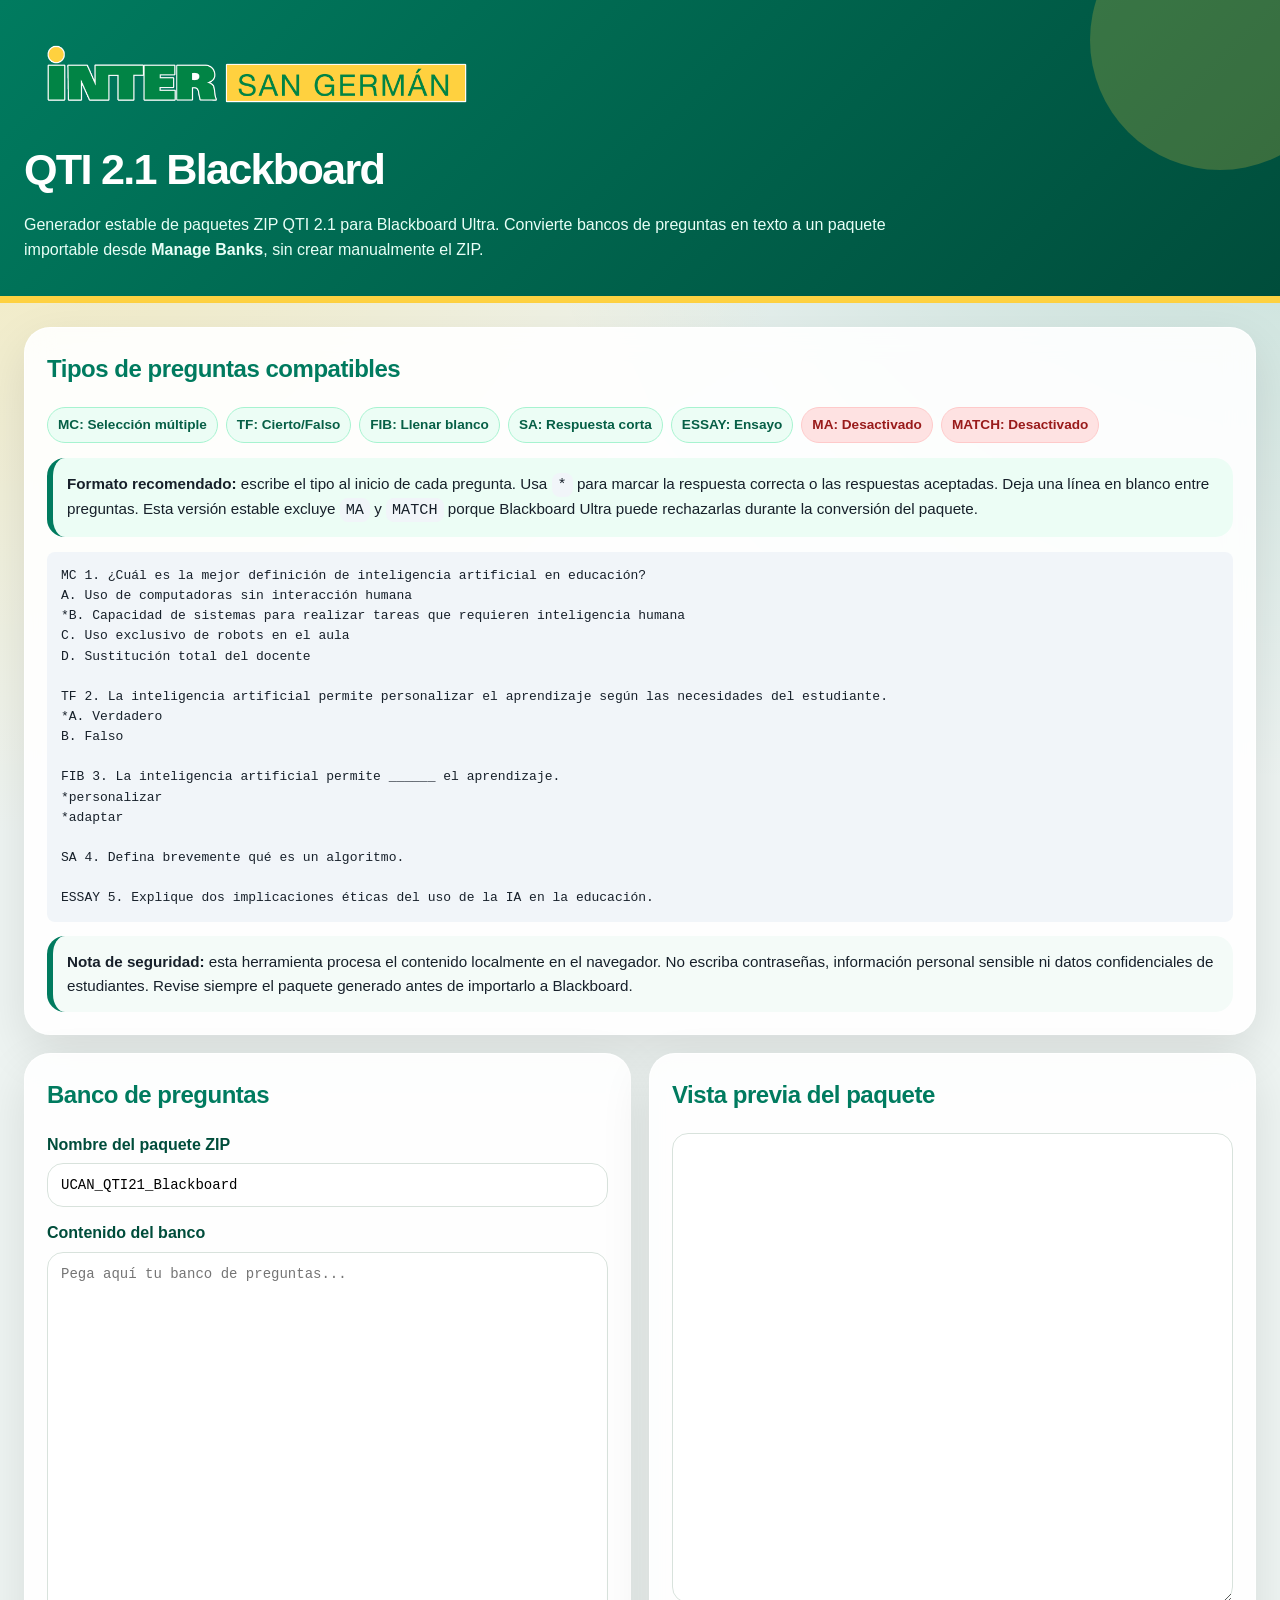
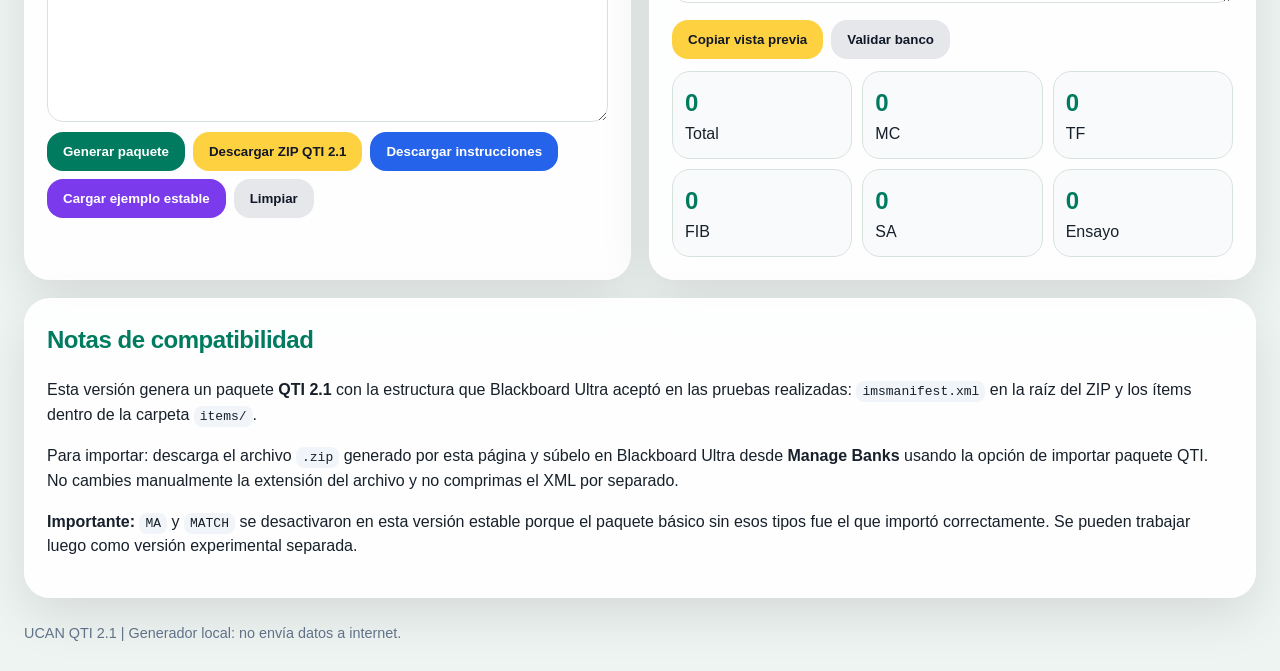
<file: QTI21_Blackboard.html>
<!DOCTYPE html>
<html lang="es">
<head>
  <meta charset="UTF-8" />
  <meta name="viewport" content="width=device-width, initial-scale=1.0" />
  <meta http-equiv="Content-Security-Policy" content="default-src 'self'; script-src 'self' 'unsafe-inline'; style-src 'self' 'unsafe-inline'; img-src 'self' data:; font-src 'self' data:; connect-src 'none'; object-src 'none'; base-uri 'self'; form-action 'none'; frame-ancestors 'none'; upgrade-insecure-requests;">
  <meta name="referrer" content="no-referrer">
  <meta http-equiv="Permissions-Policy" content="camera=(), microphone=(), geolocation=(), payment=(), usb=()">

  <!-- Creado por El Dr. Eduardo Augusto García Rodríguez -->
  <!-- Desarrollador Curricular - Coordinador de Proyecto -->
  <!-- Developing Postbacc and Postgrad Curriculum Program -->
  <!-- University Center for Advancing and Nurturing Postbacc Quality (UCAN) -->
  <!-- Title V PPOHA #P031M230038 -->

  <title>QTI 2.1 Studio PRO para Blackboard Ultra</title>
  <style>
    :root {
      --green: #007B5F;
      --green-dark: #004d3b;
      --yellow: #FED141;
      --bg: #eef4f2;
      --card: rgba(255,255,255,.9);
      --text: #17202a;
      --muted: #64748b;
      --border: #d8e2dc;
      --danger: #b91c1c;
      --success: #15803d;
      --blue: #2563eb;
      --purple: #7c3aed;
      --shadow: 0 18px 50px rgba(0,0,0,.10);
    }

    * { box-sizing: border-box; }

    body {
      margin: 0;
      font-family: Inter, Arial, Helvetica, sans-serif;
      background:
        radial-gradient(circle at top left, rgba(254,209,65,.35), transparent 32%),
        radial-gradient(circle at top right, rgba(0,123,95,.20), transparent 30%),
        var(--bg);
      color: var(--text);
      line-height: 1.55;
    }

    header {
      position: relative;
      overflow: hidden;
      background: linear-gradient(135deg, var(--green), var(--green-dark));
      color: white;
      padding: 34px 24px;
      border-bottom: 7px solid var(--yellow);
    }

    header::after {
      content: "";
      position: absolute;
      width: 260px;
      height: 260px;
      right: -70px;
      top: -90px;
      background: rgba(254,209,65,.22);
      border-radius: 999px;
    }

    header h1 { margin: 0; font-size: clamp(1.7rem, 4vw, 2.7rem); letter-spacing: -.04em; }
    header p { margin: 10px 0 0; color: #e8fff7; max-width: 900px; }

    .header-logo {
      max-height: 80px;
      width: auto;
      margin-bottom: 14px;
      position: relative;
      z-index: 2;
    }

    main {
      max-width: 1400px;
      margin: 0 auto;
      padding: 24px;
      display: grid;
      grid-template-columns: 1fr 1fr;
      gap: 18px;
    }

    .card {
      background: var(--card);
      backdrop-filter: blur(14px);
      border: 1px solid rgba(255,255,255,.85);
      border-radius: 26px;
      padding: 22px;
      box-shadow: var(--shadow);
    }

    .full { grid-column: 1 / -1; }

    h2 { color: var(--green); margin-top: 0; letter-spacing: -.02em; }
    h3 { margin-bottom: 6px; color: var(--green-dark); }

    textarea, input {
      width: 100%;
      border: 1px solid var(--border);
      border-radius: 16px;
      padding: 13px;
      font-family: Consolas, monospace;
      font-size: 14px;
      background: rgba(255,255,255,.95);
      outline: none;
    }

    textarea:focus, input:focus { border-color: var(--green); box-shadow: 0 0 0 4px rgba(0,123,95,.10); }
    textarea { min-height: 470px; resize: vertical; }
    .output { min-height: 470px; }

    .toolbar { display: flex; flex-wrap: wrap; gap: 8px; margin-top: 10px; }

    button {
      border: none;
      border-radius: 16px;
      padding: 12px 16px;
      cursor: pointer;
      font-weight: 800;
      transition: transform .15s ease, opacity .15s ease;
    }

    button:hover { transform: translateY(-1px); opacity: .92; }
    .primary { background: var(--green); color: white; }
    .secondary { background: var(--yellow); color: #111827; }
    .blue { background: var(--blue); color: white; }
    .purple { background: var(--purple); color: white; }
    .ghost { background: #e5e7eb; color: #111827; }

    .note, .security-note {
      background: #ecfdf5;
      border-left: 6px solid var(--green);
      padding: 14px;
      border-radius: 18px;
      font-size: .95rem;
    }

    .security-note {
      background: #f4fbf8;
      margin-top: 14px;
    }

    .error, .success, .warn {
      padding: 14px;
      border-radius: 18px;
      white-space: pre-wrap;
      margin-top: 12px;
      font-weight: 700;
    }

    .error { background: #fee2e2; color: var(--danger); border-left: 6px solid var(--danger); }
    .success { background: #dcfce7; color: var(--success); border-left: 6px solid var(--success); }
    .warn { background: #fef3c7; color: #92400e; border-left: 6px solid #f59e0b; }

    .stats {
      display: grid;
      grid-template-columns: repeat(auto-fit, minmax(140px, 1fr));
      gap: 10px;
      margin-top: 12px;
    }

    .stat {
      background: #f8fafc;
      border: 1px solid var(--border);
      padding: 12px;
      border-radius: 18px;
    }

    .stat strong { display: block; color: var(--green); font-size: 1.5rem; }

    code, pre {
      background: #f1f5f9;
      padding: 3px 6px;
      border-radius: 8px;
    }

    pre { padding: 14px; overflow: auto; white-space: pre-wrap; }

    .chips { display:flex; flex-wrap:wrap; gap:8px; margin: 10px 0 0; }
    .chip { background:#eef2ff; color:#3730a3; border:1px solid #c7d2fe; border-radius:999px; padding:6px 10px; font-weight:800; font-size:.85rem; }
    .chip.green { background:#ecfdf5; color:#065f46; border-color:#a7f3d0; }
    .chip.yellow { background:#fffbeb; color:#92400e; border-color:#fde68a; }
    .chip.red { background:#fee2e2; color:#991b1b; border-color:#fecaca; }

    .field-row {
      display: grid;
      grid-template-columns: 1fr;
      gap: 6px;
      margin-top: 14px;
    }

    label { font-weight: 800; color: var(--green-dark); }

    footer {
      max-width: 1400px;
      margin: 0 auto;
      padding: 0 24px 28px;
      color: var(--muted);
      font-size: .9rem;
    }

    @media (max-width: 950px) { main { grid-template-columns: 1fr; } }
  </style>
</head>
<body>
  <header>
    <img src="img/LOGO-INTER-SG-HORIZONTAL_sticker.png" alt="Logo Inter San Germán" class="header-logo" loading="eager">
    <h1>QTI 2.1 Blackboard</h1>
    <p>Generador estable de paquetes ZIP QTI 2.1 para Blackboard Ultra. Convierte bancos de preguntas en texto a un paquete importable desde <strong>Manage Banks</strong>, sin crear manualmente el ZIP.</p>
  </header>

  <main>
    <section class="card full">
      <h2>Tipos de preguntas compatibles</h2>
      <div class="chips">
        <span class="chip green">MC: Selección múltiple</span>
        <span class="chip green">TF: Cierto/Falso</span>
        <span class="chip green">FIB: Llenar blanco</span>
        <span class="chip green">SA: Respuesta corta</span>
        <span class="chip green">ESSAY: Ensayo</span>
        <span class="chip red">MA: Desactivado</span>
        <span class="chip red">MATCH: Desactivado</span>
      </div>
      <p class="note"><strong>Formato recomendado:</strong> escribe el tipo al inicio de cada pregunta. Usa <code>*</code> para marcar la respuesta correcta o las respuestas aceptadas. Deja una línea en blanco entre preguntas. Esta versión estable excluye <code>MA</code> y <code>MATCH</code> porque Blackboard Ultra puede rechazarlas durante la conversión del paquete.</p>
      <pre>MC 1. ¿Cuál es la mejor definición de inteligencia artificial en educación?
A. Uso de computadoras sin interacción humana
*B. Capacidad de sistemas para realizar tareas que requieren inteligencia humana
C. Uso exclusivo de robots en el aula
D. Sustitución total del docente

TF 2. La inteligencia artificial permite personalizar el aprendizaje según las necesidades del estudiante.
*A. Verdadero
B. Falso

FIB 3. La inteligencia artificial permite ______ el aprendizaje.
*personalizar
*adaptar

SA 4. Defina brevemente qué es un algoritmo.

ESSAY 5. Explique dos implicaciones éticas del uso de la IA en la educación.</pre>
      <div class="security-note" role="note">
        <strong>Nota de seguridad:</strong> esta herramienta procesa el contenido localmente en el navegador. No escriba contraseñas, información personal sensible ni datos confidenciales de estudiantes. Revise siempre el paquete generado antes de importarlo a Blackboard.
      </div>
    </section>

    <section class="card">
      <h2>Banco de preguntas</h2>
      <div class="field-row">
        <label for="packageName">Nombre del paquete ZIP</label>
        <input id="packageName" type="text" value="UCAN_QTI21_Blackboard" maxlength="50" autocomplete="off">
      </div>
      <div class="field-row">
        <label for="inputText">Contenido del banco</label>
        <textarea id="inputText" spellcheck="false" placeholder="Pega aquí tu banco de preguntas..."></textarea>
      </div>
      <div class="toolbar">
        <button class="primary" id="btnGenerate" type="button">Generar paquete</button>
        <button class="secondary" id="btnDownloadZip" type="button">Descargar ZIP QTI 2.1</button>
        <button class="blue" id="btnDownloadReadme" type="button">Descargar instrucciones</button>
        <button class="purple" id="btnLoadExample" type="button">Cargar ejemplo estable</button>
        <button class="ghost" id="btnClear" type="button">Limpiar</button>
      </div>
      <div id="message" aria-live="polite"></div>
    </section>

    <section class="card">
      <h2>Vista previa del paquete</h2>
      <textarea id="outputPreview" class="output" spellcheck="false" readonly></textarea>
      <div class="toolbar">
        <button class="secondary" id="btnCopyPreview" type="button">Copiar vista previa</button>
        <button class="ghost" id="btnValidate" type="button">Validar banco</button>
      </div>
      <div class="stats">
        <div class="stat"><strong id="countQuestions">0</strong>Total</div>
        <div class="stat"><strong id="countMC">0</strong>MC</div>
        <div class="stat"><strong id="countTF">0</strong>TF</div>
        <div class="stat"><strong id="countFIB">0</strong>FIB</div>
        <div class="stat"><strong id="countSA">0</strong>SA</div>
        <div class="stat"><strong id="countESSAY">0</strong>Ensayo</div>
      </div>
    </section>

    <section class="card full">
      <h2>Notas de compatibilidad</h2>
      <p>Esta versión genera un paquete <strong>QTI 2.1</strong> con la estructura que Blackboard Ultra aceptó en las pruebas realizadas: <code>imsmanifest.xml</code> en la raíz del ZIP y los ítems dentro de la carpeta <code>items/</code>.</p>
      <p>Para importar: descarga el archivo <code>.zip</code> generado por esta página y súbelo en Blackboard Ultra desde <strong>Manage Banks</strong> usando la opción de importar paquete QTI. No cambies manualmente la extensión del archivo y no comprimas el XML por separado.</p>
      <p><strong>Importante:</strong> <code>MA</code> y <code>MATCH</code> se desactivaron en esta versión estable porque el paquete básico sin esos tipos fue el que importó correctamente. Se pueden trabajar luego como versión experimental separada.</p>
    </section>
  </main>

  <footer>UCAN QTI 2.1 | Generador local: no envía datos a internet.</footer>

  <script>
    const POINTS_PER_QUESTION = 1;
    const SUPPORTED_TYPES = ['MC', 'TF', 'FIB', 'SA', 'ESSAY'];
    const BLOCKED_TYPES = ['MA', 'MATCH'];
    const MAX_CHARS = 50000;
    let currentPackage = null;

    function escapeXML(value) {
      return String(value)
        .replace(/&/g, '&amp;')
        .replace(/</g, '&lt;')
        .replace(/>/g, '&gt;')
        .replace(/"/g, '&quot;')
        .replace(/'/g, '&apos;');
    }

    function setMessage(type, text) {
      const message = document.getElementById('message');
      message.textContent = '';
      const div = document.createElement('div');
      div.className = type;
      div.textContent = text;
      message.appendChild(div);
    }

    function normalizeLine(line) { return line.replace(/\r/g, '').trim(); }

    function splitBlocks(text) {
      return text.replace(/\r\n/g, '\n').split(/\n\s*\n+/).map(b => b.trim()).filter(Boolean);
    }

    function sanitizeFileName(name, extension) {
      const cleaned = String(name || 'UCAN_QTI21_Blackboard')
        .normalize('NFD')
        .replace(/[\u0300-\u036f]/g, '')
        .replace(/[^a-zA-Z0-9_-]/g, '_')
        .replace(/_+/g, '_')
        .replace(/^_+|_+$/g, '')
        .substring(0, 50) || 'UCAN_QTI21_Blackboard';
      return `${cleaned}.${extension}`;
    }

    function parseHeader(line, index) {
      const clean = line.trim();
      const typeMatch = clean.match(/^(MC|TF|MA|FIB|SA|ESSAY|MATCH)\s+(.+)$/i);
      let type = 'MC';
      let question = clean;
      if (typeMatch) {
        type = typeMatch[1].toUpperCase();
        question = typeMatch[2].trim();
      }
      if (BLOCKED_TYPES.includes(type)) {
        throw new Error(`Pregunta ${index + 1}: el tipo ${type} está desactivado en esta versión estable. Use MC, TF, FIB, SA o ESSAY.`);
      }
      if (!SUPPORTED_TYPES.includes(type)) {
        throw new Error(`Pregunta ${index + 1}: tipo no compatible (${type}). Use MC, TF, FIB, SA o ESSAY.`);
      }
      question = question.replace(/^\d+\.\s*/, '').trim();
      if (!question) throw new Error(`Pregunta ${index + 1}: el enunciado está vacío.`);
      return { type, question };
    }

    function parseOptionLine(line, qIndex) {
      let isCorrect = false;
      let working = line.trim();
      if (working.startsWith('*')) {
        isCorrect = true;
        working = working.slice(1).trim();
      }
      const match = working.match(/^([A-Z])\.\s*(.+)$/i);
      if (!match) throw new Error(`Pregunta ${qIndex + 1}: la opción "${line}" debe usar formato A. Texto.`);
      return { ident: match[1].toUpperCase(), text: match[2].trim(), isCorrect };
    }

    function parseChoiceQuestion(lines, type, qIndex) {
      const options = lines.map(line => parseOptionLine(line, qIndex));
      if (options.length < 2) throw new Error(`Pregunta ${qIndex + 1}: debe incluir al menos dos opciones.`);
      const correct = options.filter(o => o.isCorrect);
      if (correct.length !== 1) throw new Error(`Pregunta ${qIndex + 1}: ${type} requiere exactamente una respuesta correcta marcada con *.`);

      if (type === 'TF') {
        const labels = options.map(o => o.text.toLowerCase());
        const valid = labels.some(t => ['verdadero','true','cierto'].includes(t)) && labels.some(t => ['falso','false'].includes(t));
        if (!valid) throw new Error(`Pregunta ${qIndex + 1}: TF debe tener opciones Verdadero/Falso o True/False.`);
      }
      return options;
    }

    function parseTextAnswers(lines, type, qIndex) {
      const answers = lines.map(l => l.trim()).filter(Boolean).map(l => l.startsWith('*') ? l.slice(1).trim() : l.trim()).filter(Boolean);
      if (type === 'FIB' && answers.length < 1) {
        throw new Error(`Pregunta ${qIndex + 1}: FIB requiere al menos una respuesta aceptada debajo de la pregunta.`);
      }
      return answers;
    }

    function parseQuestionBlock(block, index) {
      const rawLines = block.split('\n').map(normalizeLine).filter(Boolean);
      if (rawLines.length < 1) throw new Error(`Pregunta ${index + 1}: bloque vacío.`);
      const { type, question } = parseHeader(rawLines[0], index);
      const body = rawLines.slice(1);

      if (['MC', 'TF'].includes(type)) {
        return { number: index + 1, type, question, options: parseChoiceQuestion(body, type, index) };
      }
      if (type === 'FIB') {
        return { number: index + 1, type, question, answers: parseTextAnswers(body, type, index) };
      }
      if (type === 'SA' || type === 'ESSAY') {
        return { number: index + 1, type, question, answers: [] };
      }
      throw new Error(`Pregunta ${index + 1}: tipo no procesable.`);
    }

    function getItems() {
      const input = document.getElementById('inputText').value.trim();
      if (!input) throw new Error('Pega primero las preguntas en el área de texto.');
      if (input.length > MAX_CHARS) throw new Error('El banco es demasiado extenso. Divida las preguntas en partes más pequeñas.');
      const blocks = splitBlocks(input);
      if (!blocks.length) throw new Error('No se detectaron preguntas. Verifique que haya una línea en blanco entre cada pregunta.');
      return blocks.map(parseQuestionBlock);
    }

    function choiceIdentifier(letter) {
      return `choice_${letter}`;
    }

    function buildChoiceItem(item) {
      const itemId = `item${item.number}`;
      const correct = item.options.find(o => o.isCorrect);
      const choicesXML = item.options.map(option => `      <simpleChoice identifier="${choiceIdentifier(option.ident)}">${escapeXML(option.text)}</simpleChoice>`).join('\n');
      return `<?xml version="1.0" encoding="UTF-8"?>
<assessmentItem xmlns="http://www.imsglobal.org/xsd/imsqti_v2p1" xmlns:xsi="http://www.w3.org/2001/XMLSchema-instance" xsi:schemaLocation="http://www.imsglobal.org/xsd/imsqti_v2p1 http://www.imsglobal.org/xsd/qti/qtiv2p1/imsqti_v2p1.xsd" identifier="${itemId}" title="Pregunta ${item.number} - ${item.type}" adaptive="false" timeDependent="false">
  <responseDeclaration identifier="RESPONSE" cardinality="single" baseType="identifier">
    <correctResponse>
      <value>${choiceIdentifier(correct.ident)}</value>
    </correctResponse>
  </responseDeclaration>
  <outcomeDeclaration identifier="SCORE" cardinality="single" baseType="float">
    <defaultValue><value>0</value></defaultValue>
  </outcomeDeclaration>
  <itemBody>
    <p>${escapeXML(item.question)}</p>
    <choiceInteraction responseIdentifier="RESPONSE" shuffle="false" maxChoices="1">
${choicesXML}
    </choiceInteraction>
  </itemBody>
  <responseProcessing template="http://www.imsglobal.org/question/qti_v2p1/rptemplates/match_correct" />
</assessmentItem>`;
    }

    function buildFibBody(question) {
      const escapedQuestion = escapeXML(question);
      const blanks = ['_____', '____', '___', '__'];
      for (const blank of blanks) {
        if (escapedQuestion.includes(blank)) {
          return escapedQuestion.replace(blank, '<textEntryInteraction responseIdentifier="RESPONSE" expectedLength="30" />');
        }
      }
      return `${escapedQuestion} <textEntryInteraction responseIdentifier="RESPONSE" expectedLength="30" />`;
    }

    function buildFibItem(item) {
      const itemId = `item${item.number}`;
      const correctValues = item.answers.map(answer => `      <value>${escapeXML(answer)}</value>`).join('\n');
      return `<?xml version="1.0" encoding="UTF-8"?>
<assessmentItem xmlns="http://www.imsglobal.org/xsd/imsqti_v2p1" xmlns:xsi="http://www.w3.org/2001/XMLSchema-instance" xsi:schemaLocation="http://www.imsglobal.org/xsd/imsqti_v2p1 http://www.imsglobal.org/xsd/qti/qtiv2p1/imsqti_v2p1.xsd" identifier="${itemId}" title="Pregunta ${item.number} - FIB" adaptive="false" timeDependent="false">
  <responseDeclaration identifier="RESPONSE" cardinality="single" baseType="string">
    <correctResponse>
${correctValues}
    </correctResponse>
  </responseDeclaration>
  <outcomeDeclaration identifier="SCORE" cardinality="single" baseType="float">
    <defaultValue><value>0</value></defaultValue>
  </outcomeDeclaration>
  <itemBody>
    <p>${buildFibBody(item.question)}</p>
  </itemBody>
  <responseProcessing template="http://www.imsglobal.org/question/qti_v2p1/rptemplates/match_correct" />
</assessmentItem>`;
    }

    function buildEssayItem(item) {
      const itemId = `item${item.number}`;
      const expectedLines = item.type === 'SA' ? 5 : 12;
      return `<?xml version="1.0" encoding="UTF-8"?>
<assessmentItem xmlns="http://www.imsglobal.org/xsd/imsqti_v2p1" xmlns:xsi="http://www.w3.org/2001/XMLSchema-instance" xsi:schemaLocation="http://www.imsglobal.org/xsd/imsqti_v2p1 http://www.imsglobal.org/xsd/qti/qtiv2p1/imsqti_v2p1.xsd" identifier="${itemId}" title="Pregunta ${item.number} - ${item.type}" adaptive="false" timeDependent="false">
  <responseDeclaration identifier="RESPONSE" cardinality="single" baseType="string" />
  <outcomeDeclaration identifier="SCORE" cardinality="single" baseType="float">
    <defaultValue><value>0</value></defaultValue>
  </outcomeDeclaration>
  <itemBody>
    <p>${escapeXML(item.question)}</p>
    <extendedTextInteraction responseIdentifier="RESPONSE" expectedLines="${expectedLines}" />
  </itemBody>
</assessmentItem>`;
    }

    function buildQTIItem(item) {
      if (item.type === 'MC' || item.type === 'TF') return buildChoiceItem(item);
      if (item.type === 'FIB') return buildFibItem(item);
      if (item.type === 'SA' || item.type === 'ESSAY') return buildEssayItem(item);
      throw new Error(`Tipo no soportado: ${item.type}`);
    }

    function buildManifest(items) {
      const resources = items.map(item => `    <resource identifier="res_item${item.number}" type="imsqti_item_xmlv2p1" href="items/item${item.number}.xml">
      <file href="items/item${item.number}.xml" />
    </resource>`).join('\n');
      return `<?xml version="1.0" encoding="UTF-8"?>
<manifest xmlns="http://www.imsglobal.org/xsd/imscp_v1p1" xmlns:xsi="http://www.w3.org/2001/XMLSchema-instance" identifier="UCAN_QTI21_BLACKBOARD" xsi:schemaLocation="http://www.imsglobal.org/xsd/imscp_v1p1 http://www.imsglobal.org/xsd/imscp_v1p1.xsd">
  <metadata>
    <schema>QTI Package</schema>
    <schemaversion>2.1</schemaversion>
  </metadata>
  <organizations />
  <resources>
${resources}
  </resources>
</manifest>`;
    }

    function buildPackage(items) {
      const files = {};
      files['imsmanifest.xml'] = buildManifest(items);
      items.forEach(item => {
        files[`items/item${item.number}.xml`] = buildQTIItem(item);
      });
      return files;
    }

    function buildPreview(files, items) {
      const fileList = Object.keys(files).map(name => `- ${name}`).join('\n');
      const firstItem = files['items/item1.xml'] || '';
      return `PAQUETE QTI 2.1 GENERADO\n\nTotal de preguntas: ${items.length}\n\nArchivos incluidos:\n${fileList}\n\n--- imsmanifest.xml ---\n${files['imsmanifest.xml']}\n\n--- Vista previa del primer ítem ---\n${firstItem}`;
    }

    function generatePackage() {
      const output = document.getElementById('outputPreview');
      output.value = '';
      currentPackage = null;
      try {
        const items = getItems();
        const files = buildPackage(items);
        currentPackage = { files, items };
        output.value = buildPreview(files, items);
        updateStats(items);
        setMessage('success', `Paquete QTI 2.1 generado correctamente con ${items.length} preguntas. Use el botón “Descargar ZIP QTI 2.1”.`);
        return currentPackage;
      } catch (error) {
        updateStats([]);
        setMessage('error', error.message);
        return null;
      }
    }

    function validateOnly() {
      try {
        const items = getItems();
        updateStats(items);
        setMessage('success', `Banco validado correctamente: ${items.length} preguntas compatibles con la versión estable.`);
      } catch(error) {
        updateStats([]);
        setMessage('error', error.message);
      }
    }

    function updateStats(items) {
      const byType = Object.fromEntries(SUPPORTED_TYPES.map(t => [t, 0]));
      items.forEach(i => { byType[i.type] = (byType[i.type] || 0) + 1; });
      document.getElementById('countQuestions').textContent = items.length;
      document.getElementById('countMC').textContent = byType.MC || 0;
      document.getElementById('countTF').textContent = byType.TF || 0;
      document.getElementById('countFIB').textContent = byType.FIB || 0;
      document.getElementById('countSA').textContent = byType.SA || 0;
      document.getElementById('countESSAY').textContent = byType.ESSAY || 0;
    }

    function downloadZipPackage() {
      const pkg = currentPackage || generatePackage();
      if (!pkg) return;
      const zipBlob = createZipBlob(pkg.files);
      const filename = sanitizeFileName(document.getElementById('packageName').value, 'zip');
      downloadBlob(filename, zipBlob);
      setMessage('success', `Archivo ${filename} descargado. Importe este ZIP directamente en Blackboard Ultra.`);
    }

    function downloadReadme() {
      const guide = `INSTRUCCIONES QTI 2.1 PARA BLACKBOARD ULTRA\n\n1. Escriba o pegue las preguntas en la herramienta.\n2. Use solo los tipos estables: MC, TF, FIB, SA y ESSAY.\n3. Presione “Generar paquete”.\n4. Presione “Descargar ZIP QTI 2.1”.\n5. En Blackboard Ultra, entre a Manage Banks.\n6. Seleccione la opción de importar paquete QTI.\n7. Suba el archivo ZIP descargado.\n\nNo cambie manualmente la extensión del archivo. No comprima archivos adicionales. El ZIP generado ya contiene imsmanifest.xml y la carpeta items/.\n\nNota: MA y MATCH están desactivados en esta versión estable porque pueden provocar errores de conversión en Blackboard Ultra.`;
      downloadFile('INSTRUCCIONES_QTI21_Blackboard.txt', guide, 'text/plain;charset=utf-8');
    }

    function downloadFile(filename, content, type) {
      const blob = new Blob([content], { type });
      downloadBlob(filename, blob);
    }

    function downloadBlob(filename, blob) {
      const url = URL.createObjectURL(blob);
      const a = document.createElement('a');
      a.href = url;
      a.download = filename;
      document.body.appendChild(a);
      a.click();
      document.body.removeChild(a);
      URL.revokeObjectURL(url);
    }

    function copyPreview() {
      if (!document.getElementById('outputPreview').value.trim()) generatePackage();
      const output = document.getElementById('outputPreview');
      output.select();
      document.execCommand('copy');
      setMessage('success', 'Vista previa copiada al portapapeles.');
    }

    function loadExample() {
      document.getElementById('inputText').value = `MC 1. ¿Cuál es la mejor definición de inteligencia artificial en educación?
A. Uso de computadoras sin interacción humana
*B. Capacidad de sistemas para realizar tareas que requieren inteligencia humana
C. Uso exclusivo de robots en el aula
D. Sustitución total del docente

TF 2. La inteligencia artificial permite personalizar el aprendizaje según las necesidades del estudiante.
*A. Verdadero
B. Falso

FIB 3. La inteligencia artificial permite ______ el aprendizaje.
*personalizar
*adaptar

SA 4. Defina brevemente qué es un algoritmo.

ESSAY 5. Explique dos implicaciones éticas del uso de IA en educación.`;
      generatePackage();
    }

    function clearAll() {
      document.getElementById('inputText').value = '';
      document.getElementById('outputPreview').value = '';
      document.getElementById('message').textContent = '';
      currentPackage = null;
      updateStats([]);
    }

    function makeCrcTable() {
      const table = new Uint32Array(256);
      for (let n = 0; n < 256; n++) {
        let c = n;
        for (let k = 0; k < 8; k++) {
          c = ((c & 1) ? (0xEDB88320 ^ (c >>> 1)) : (c >>> 1));
        }
        table[n] = c >>> 0;
      }
      return table;
    }

    const CRC_TABLE = makeCrcTable();

    function crc32(bytes) {
      let crc = 0 ^ (-1);
      for (let i = 0; i < bytes.length; i++) {
        crc = (crc >>> 8) ^ CRC_TABLE[(crc ^ bytes[i]) & 0xFF];
      }
      return (crc ^ (-1)) >>> 0;
    }

    function dosDateTime(date) {
      const year = Math.max(date.getFullYear(), 1980);
      const dosTime = (date.getHours() << 11) | (date.getMinutes() << 5) | Math.floor(date.getSeconds() / 2);
      const dosDate = ((year - 1980) << 9) | ((date.getMonth() + 1) << 5) | date.getDate();
      return { dosDate, dosTime };
    }

    function uint16(value) {
      const arr = new Uint8Array(2);
      const view = new DataView(arr.buffer);
      view.setUint16(0, value, true);
      return arr;
    }

    function uint32(value) {
      const arr = new Uint8Array(4);
      const view = new DataView(arr.buffer);
      view.setUint32(0, value >>> 0, true);
      return arr;
    }

    function concatArrays(arrays) {
      const total = arrays.reduce((sum, arr) => sum + arr.length, 0);
      const result = new Uint8Array(total);
      let offset = 0;
      arrays.forEach(arr => {
        result.set(arr, offset);
        offset += arr.length;
      });
      return result;
    }

    function createZipBlob(files) {
      const encoder = new TextEncoder();
      const now = new Date();
      const { dosDate, dosTime } = dosDateTime(now);
      const localParts = [];
      const centralParts = [];
      let offset = 0;
      const entries = Object.entries(files);

      entries.forEach(([filename, content]) => {
        const nameBytes = encoder.encode(filename);
        const dataBytes = encoder.encode(content);
        const checksum = crc32(dataBytes);
        const size = dataBytes.length;
        const localHeader = concatArrays([
          uint32(0x04034b50),
          uint16(20),
          uint16(0),
          uint16(0),
          uint16(dosTime),
          uint16(dosDate),
          uint32(checksum),
          uint32(size),
          uint32(size),
          uint16(nameBytes.length),
          uint16(0),
          nameBytes
        ]);
        localParts.push(localHeader, dataBytes);

        const centralHeader = concatArrays([
          uint32(0x02014b50),
          uint16(20),
          uint16(20),
          uint16(0),
          uint16(0),
          uint16(dosTime),
          uint16(dosDate),
          uint32(checksum),
          uint32(size),
          uint32(size),
          uint16(nameBytes.length),
          uint16(0),
          uint16(0),
          uint16(0),
          uint16(0),
          uint32(0),
          uint32(offset),
          nameBytes
        ]);
        centralParts.push(centralHeader);
        offset += localHeader.length + dataBytes.length;
      });

      const centralDirectory = concatArrays(centralParts);
      const endOfCentralDirectory = concatArrays([
        uint32(0x06054b50),
        uint16(0),
        uint16(0),
        uint16(entries.length),
        uint16(entries.length),
        uint32(centralDirectory.length),
        uint32(offset),
        uint16(0)
      ]);

      const zipBytes = concatArrays([...localParts, centralDirectory, endOfCentralDirectory]);
      return new Blob([zipBytes], { type: 'application/zip' });
    }

    document.getElementById('btnGenerate').addEventListener('click', generatePackage);
    document.getElementById('btnDownloadZip').addEventListener('click', downloadZipPackage);
    document.getElementById('btnDownloadReadme').addEventListener('click', downloadReadme);
    document.getElementById('btnLoadExample').addEventListener('click', loadExample);
    document.getElementById('btnClear').addEventListener('click', clearAll);
    document.getElementById('btnCopyPreview').addEventListener('click', copyPreview);
    document.getElementById('btnValidate').addEventListener('click', validateOnly);
  </script>
</body>
</html>
</file>
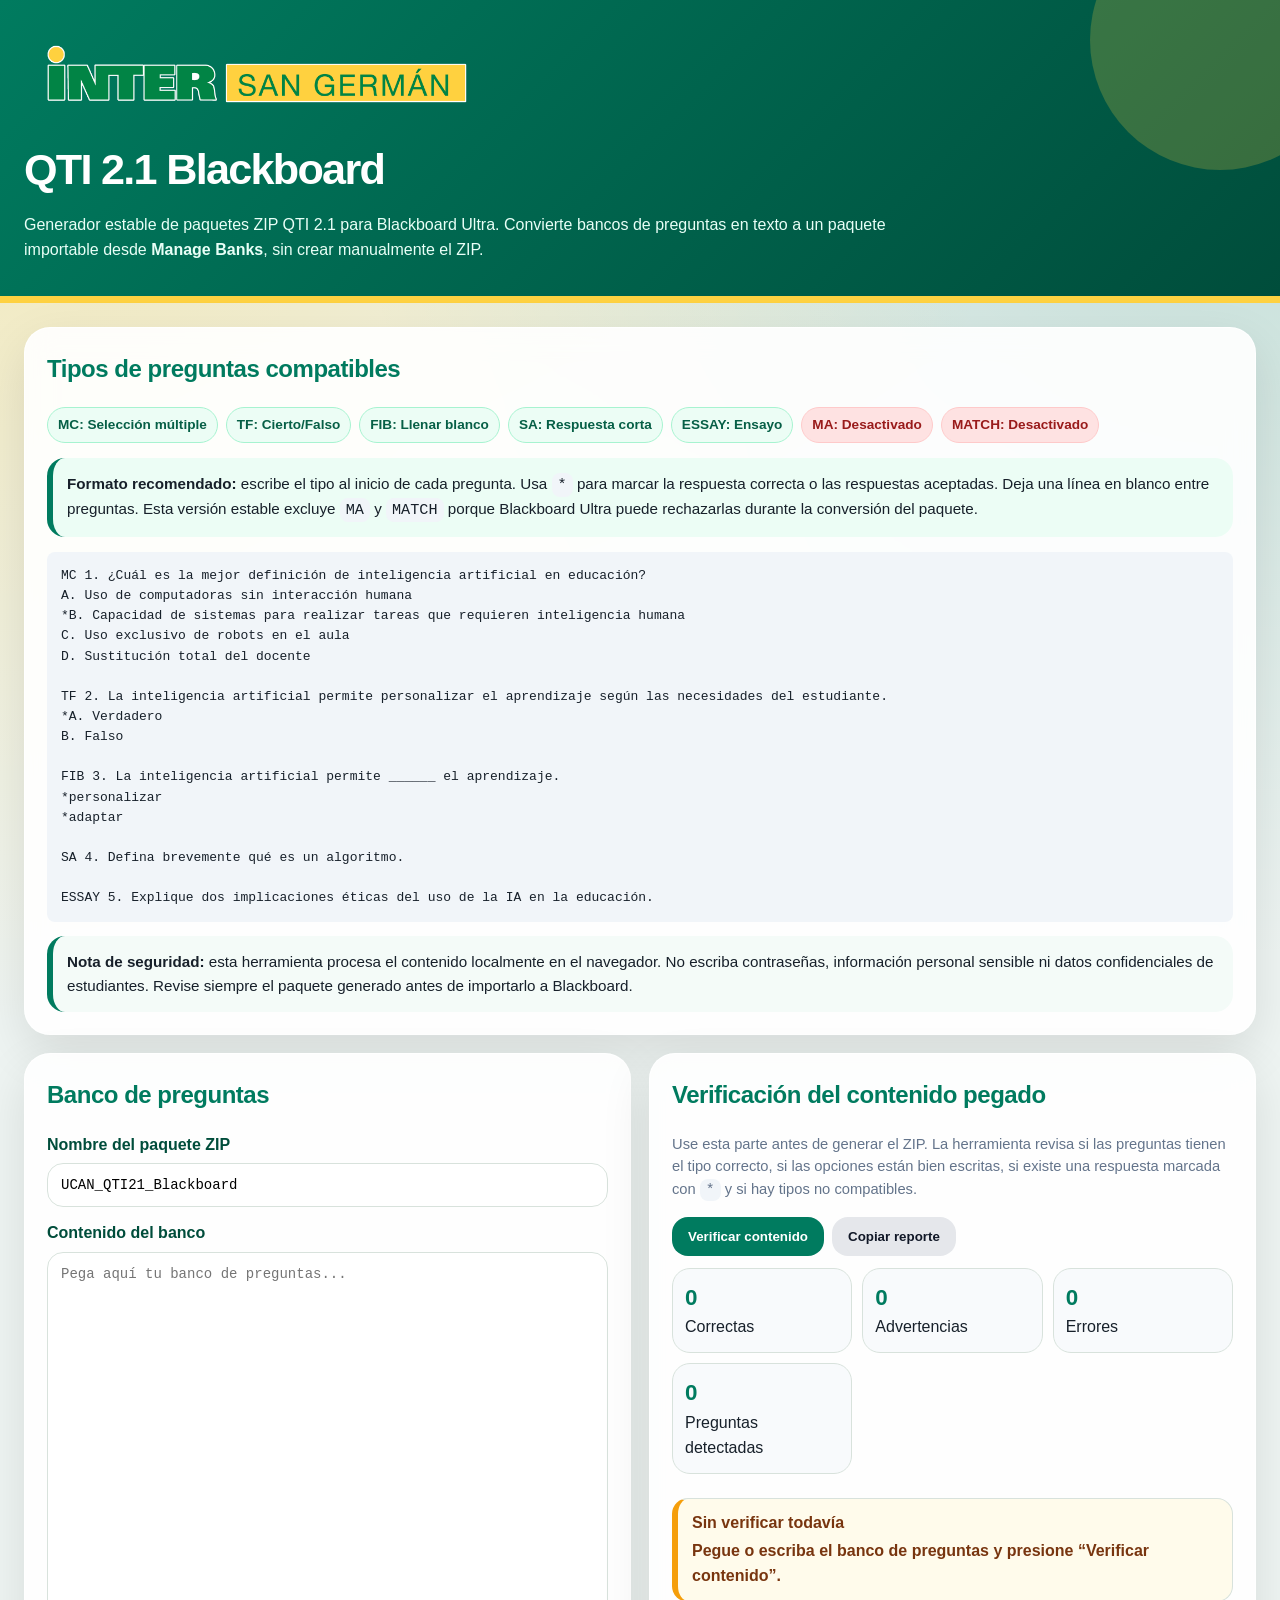
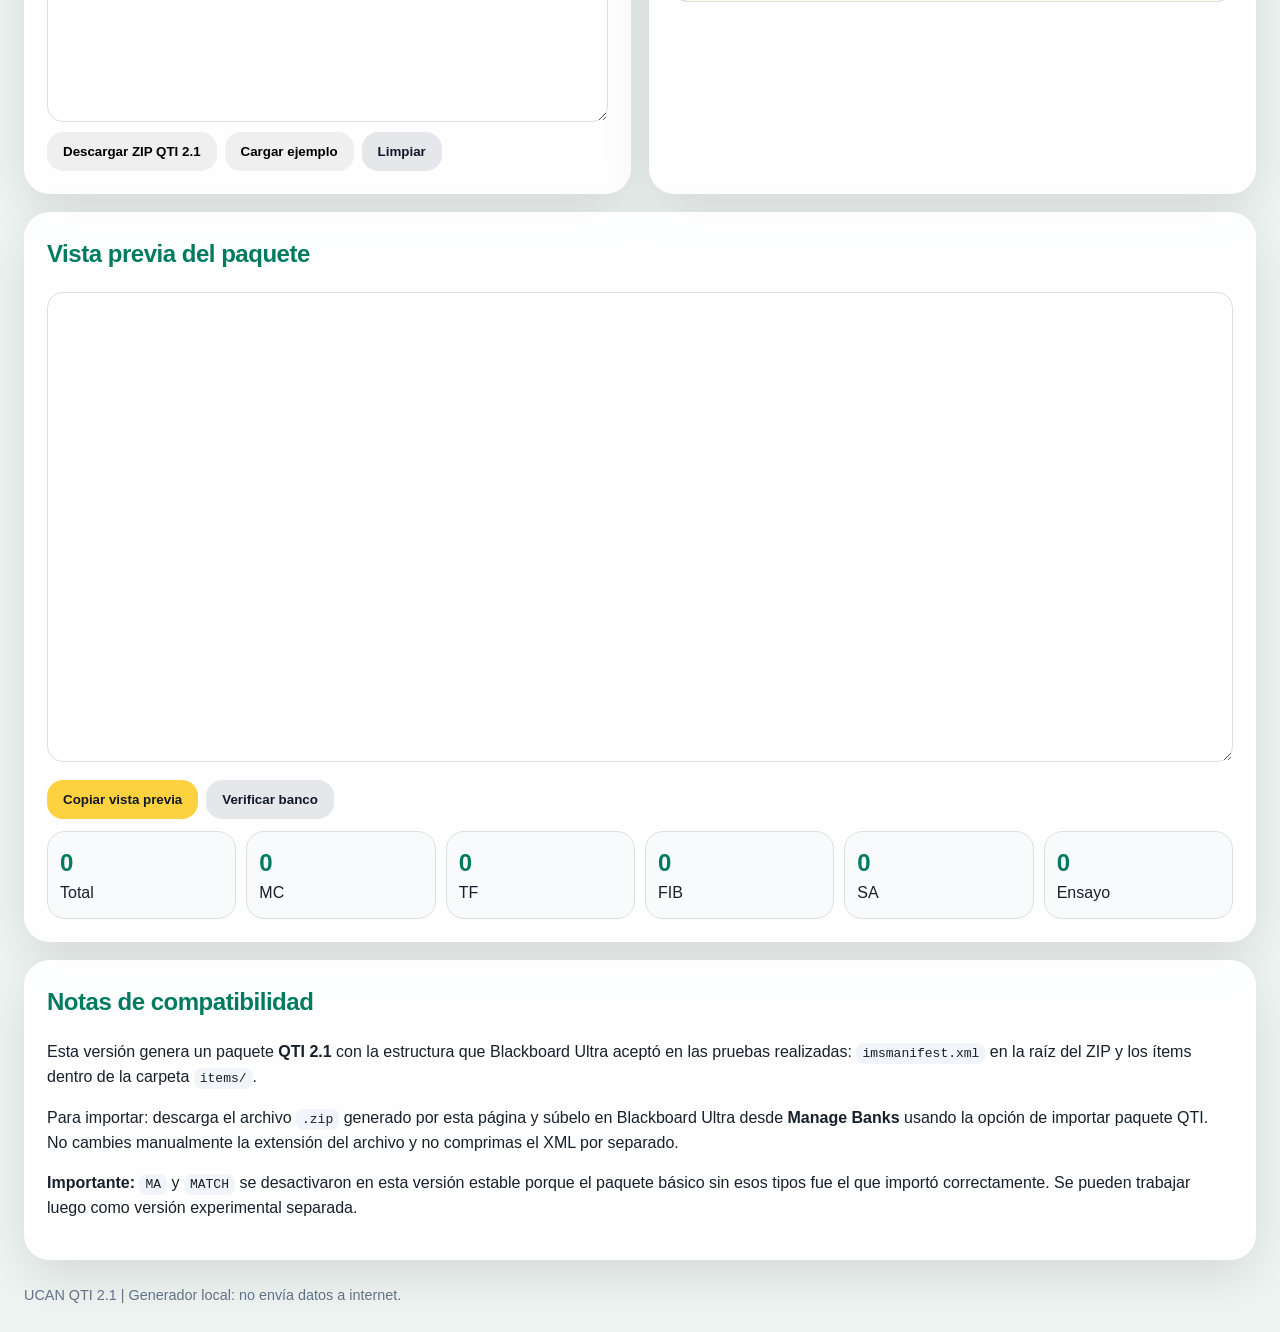
<file: QTI21_BlackboardV2.html>
<!DOCTYPE html>
<html lang="es">
<head>
  <meta charset="UTF-8" />
  <meta name="viewport" content="width=device-width, initial-scale=1.0" />
  <meta http-equiv="Content-Security-Policy" content="default-src 'self'; script-src 'self' 'unsafe-inline'; style-src 'self' 'unsafe-inline'; img-src 'self' data:; font-src 'self' data:; connect-src 'none'; object-src 'none'; base-uri 'self'; form-action 'none'; frame-ancestors 'none'; upgrade-insecure-requests;">
  <meta name="referrer" content="no-referrer">
  <meta http-equiv="Permissions-Policy" content="camera=(), microphone=(), geolocation=(), payment=(), usb=()">

  <!-- Creado por El Dr. Eduardo Augusto García Rodríguez -->
  <!-- Desarrollador Curricular - Coordinador de Proyecto -->
  <!-- Developing Postbacc and Postgrad Curriculum Program -->
  <!-- University Center for Advancing and Nurturing Postbacc Quality (UCAN) -->
  <!-- Title V PPOHA #P031M230038 -->

  <title>QTI 2.1 Studio PRO para Blackboard Ultra</title>
  <style>
    :root {
      --green: #007B5F;
      --green-dark: #004d3b;
      --yellow: #FED141;
      --bg: #eef4f2;
      --card: rgba(255,255,255,.9);
      --text: #17202a;
      --muted: #64748b;
      --border: #d8e2dc;
      --danger: #b91c1c;
      --success: #15803d;
      --blue: #2563eb;
      --purple: #7c3aed;
      --shadow: 0 18px 50px rgba(0,0,0,.10);
    }

    * { box-sizing: border-box; }

    body {
      margin: 0;
      font-family: Inter, Arial, Helvetica, sans-serif;
      background:
        radial-gradient(circle at top left, rgba(254,209,65,.35), transparent 32%),
        radial-gradient(circle at top right, rgba(0,123,95,.20), transparent 30%),
        var(--bg);
      color: var(--text);
      line-height: 1.55;
    }

    header {
      position: relative;
      overflow: hidden;
      background: linear-gradient(135deg, var(--green), var(--green-dark));
      color: white;
      padding: 34px 24px;
      border-bottom: 7px solid var(--yellow);
    }

    header::after {
      content: "";
      position: absolute;
      width: 260px;
      height: 260px;
      right: -70px;
      top: -90px;
      background: rgba(254,209,65,.22);
      border-radius: 999px;
    }

    header h1 { margin: 0; font-size: clamp(1.7rem, 4vw, 2.7rem); letter-spacing: -.04em; }
    header p { margin: 10px 0 0; color: #e8fff7; max-width: 900px; }

    .header-logo {
      max-height: 80px;
      width: auto;
      margin-bottom: 14px;
      position: relative;
      z-index: 2;
    }

    main {
      max-width: 1400px;
      margin: 0 auto;
      padding: 24px;
      display: grid;
      grid-template-columns: 1fr 1fr;
      gap: 18px;
    }

    .card {
      background: var(--card);
      backdrop-filter: blur(14px);
      border: 1px solid rgba(255,255,255,.85);
      border-radius: 26px;
      padding: 22px;
      box-shadow: var(--shadow);
    }

    .full { grid-column: 1 / -1; }

    h2 { color: var(--green); margin-top: 0; letter-spacing: -.02em; }
    h3 { margin-bottom: 6px; color: var(--green-dark); }

    textarea, input {
      width: 100%;
      border: 1px solid var(--border);
      border-radius: 16px;
      padding: 13px;
      font-family: Consolas, monospace;
      font-size: 14px;
      background: rgba(255,255,255,.95);
      outline: none;
    }

    textarea:focus, input:focus { border-color: var(--green); box-shadow: 0 0 0 4px rgba(0,123,95,.10); }
    textarea { min-height: 470px; resize: vertical; }
    .output { min-height: 470px; }

    .toolbar { display: flex; flex-wrap: wrap; gap: 8px; margin-top: 10px; }

    button {
      border: none;
      border-radius: 16px;
      padding: 12px 16px;
      cursor: pointer;
      font-weight: 800;
      transition: transform .15s ease, opacity .15s ease;
    }

    button:hover { transform: translateY(-1px); opacity: .92; }
    .primary { background: var(--green); color: white; }
    .secondary { background: var(--yellow); color: #111827; }
    .blue { background: var(--blue); color: white; }
    .purple { background: var(--purple); color: white; }
    .ghost { background: #e5e7eb; color: #111827; }

    .note, .security-note {
      background: #ecfdf5;
      border-left: 6px solid var(--green);
      padding: 14px;
      border-radius: 18px;
      font-size: .95rem;
    }

    .security-note {
      background: #f4fbf8;
      margin-top: 14px;
    }

    .error, .success, .warn {
      padding: 14px;
      border-radius: 18px;
      white-space: pre-wrap;
      margin-top: 12px;
      font-weight: 700;
    }

    .error { background: #fee2e2; color: var(--danger); border-left: 6px solid var(--danger); }
    .success { background: #dcfce7; color: var(--success); border-left: 6px solid var(--success); }
    .warn { background: #fef3c7; color: #92400e; border-left: 6px solid #f59e0b; }

    .stats {
      display: grid;
      grid-template-columns: repeat(auto-fit, minmax(140px, 1fr));
      gap: 10px;
      margin-top: 12px;
    }

    .stat {
      background: #f8fafc;
      border: 1px solid var(--border);
      padding: 12px;
      border-radius: 18px;
    }

    .stat strong { display: block; color: var(--green); font-size: 1.5rem; }

    code, pre {
      background: #f1f5f9;
      padding: 3px 6px;
      border-radius: 8px;
    }

    pre { padding: 14px; overflow: auto; white-space: pre-wrap; }

    .chips { display:flex; flex-wrap:wrap; gap:8px; margin: 10px 0 0; }
    .chip { background:#eef2ff; color:#3730a3; border:1px solid #c7d2fe; border-radius:999px; padding:6px 10px; font-weight:800; font-size:.85rem; }
    .chip.green { background:#ecfdf5; color:#065f46; border-color:#a7f3d0; }
    .chip.yellow { background:#fffbeb; color:#92400e; border-color:#fde68a; }
    .chip.red { background:#fee2e2; color:#991b1b; border-color:#fecaca; }

    .field-row {
      display: grid;
      grid-template-columns: 1fr;
      gap: 6px;
      margin-top: 14px;
    }

    label { font-weight: 800; color: var(--green-dark); }



    .validation-grid {
      display: grid;
      grid-template-columns: repeat(auto-fit, minmax(170px, 1fr));
      gap: 10px;
      margin: 12px 0;
    }

    .validation-box {
      background: #f8fafc;
      border: 1px solid var(--border);
      border-radius: 18px;
      padding: 12px;
    }

    .validation-box strong {
      display: block;
      font-size: 1.4rem;
      color: var(--green);
    }

    .validation-list {
      display: grid;
      gap: 10px;
      margin-top: 12px;
    }

    .validation-item {
      border: 1px solid var(--border);
      border-left-width: 6px;
      border-radius: 16px;
      padding: 12px 14px;
      background: #ffffff;
    }

    .validation-item.ok { border-left-color: var(--success); background: #f0fdf4; }
    .validation-item.warn { border-left-color: #f59e0b; background: #fffbeb; color: #78350f; }
    .validation-item.error { border-left-color: var(--danger); background: #fef2f2; color: #7f1d1d; }

    .validation-item strong {
      display: block;
      margin-bottom: 4px;
    }

    .small-muted {
      color: var(--muted);
      font-size: .92rem;
      margin-top: 4px;
    }

    footer {
      max-width: 1400px;
      margin: 0 auto;
      padding: 0 24px 28px;
      color: var(--muted);
      font-size: .9rem;
    }

    @media (max-width: 950px) { main { grid-template-columns: 1fr; } }
  </style>
</head>
<body>
  <header>
    <img src="img/LOGO-INTER-SG-HORIZONTAL_sticker.png" alt="Logo Inter San Germán" class="header-logo" loading="eager">
    <h1>QTI 2.1 Blackboard</h1>
    <p>Generador estable de paquetes ZIP QTI 2.1 para Blackboard Ultra. Convierte bancos de preguntas en texto a un paquete importable desde <strong>Manage Banks</strong>, sin crear manualmente el ZIP.</p>
  </header>

  <main>
    <section class="card full">
      <h2>Tipos de preguntas compatibles</h2>
      <div class="chips">
        <span class="chip green">MC: Selección múltiple</span>
        <span class="chip green">TF: Cierto/Falso</span>
        <span class="chip green">FIB: Llenar blanco</span>
        <span class="chip green">SA: Respuesta corta</span>
        <span class="chip green">ESSAY: Ensayo</span>
        <span class="chip red">MA: Desactivado</span>
        <span class="chip red">MATCH: Desactivado</span>
      </div>
      <p class="note"><strong>Formato recomendado:</strong> escribe el tipo al inicio de cada pregunta. Usa <code>*</code> para marcar la respuesta correcta o las respuestas aceptadas. Deja una línea en blanco entre preguntas. Esta versión estable excluye <code>MA</code> y <code>MATCH</code> porque Blackboard Ultra puede rechazarlas durante la conversión del paquete.</p>
      <pre>MC 1. ¿Cuál es la mejor definición de inteligencia artificial en educación?
A. Uso de computadoras sin interacción humana
*B. Capacidad de sistemas para realizar tareas que requieren inteligencia humana
C. Uso exclusivo de robots en el aula
D. Sustitución total del docente

TF 2. La inteligencia artificial permite personalizar el aprendizaje según las necesidades del estudiante.
*A. Verdadero
B. Falso

FIB 3. La inteligencia artificial permite ______ el aprendizaje.
*personalizar
*adaptar

SA 4. Defina brevemente qué es un algoritmo.

ESSAY 5. Explique dos implicaciones éticas del uso de la IA en la educación.</pre>
      <div class="security-note" role="note">
        <strong>Nota de seguridad:</strong> esta herramienta procesa el contenido localmente en el navegador. No escriba contraseñas, información personal sensible ni datos confidenciales de estudiantes. Revise siempre el paquete generado antes de importarlo a Blackboard.
      </div>
    </section>

    <section class="card">
      <h2>Banco de preguntas</h2>
      <div class="field-row">
        <label for="packageName">Nombre del paquete ZIP</label>
        <input id="packageName" type="text" value="UCAN_QTI21_Blackboard" maxlength="50" autocomplete="off">
      </div>
      <div class="field-row">
        <label for="inputText">Contenido del banco</label>
        <textarea id="inputText" spellcheck="false" placeholder="Pega aquí tu banco de preguntas..."></textarea>
      </div>
      <div class="toolbar">
        <!--- <button class="primary" id="btnGenerate" type="button">Generar paquete</button> --->
        <button class="Green" id="btnDownloadZip" type="button">Descargar ZIP QTI 2.1</button>
        <!--- <button class="blue" id="btnDownloadReadme" type="button">Descargar instrucciones</button> --->
        <button class="yellow" id="btnLoadExample" type="button">Cargar ejemplo</button>
        <button class="ghost" id="btnClear" type="button">Limpiar</button>
      </div>
      <div id="message" aria-live="polite"></div>
    </section>

    <section class="card">
      <h2>Verificación del contenido pegado</h2>
      <p class="small-muted">Use esta parte antes de generar el ZIP. La herramienta revisa si las preguntas tienen el tipo correcto, si las opciones están bien escritas, si existe una respuesta marcada con <code>*</code> y si hay tipos no compatibles.</p>
      <div class="toolbar">
        <button class="primary" id="btnRunCheck" type="button">Verificar contenido</button>
        <button class="ghost" id="btnCopyReport" type="button">Copiar reporte</button>
      </div>
      <div class="validation-grid" aria-live="polite">
        <div class="validation-box"><strong id="validOkCount">0</strong>Correctas</div>
        <div class="validation-box"><strong id="validWarnCount">0</strong>Advertencias</div>
        <div class="validation-box"><strong id="validErrorCount">0</strong>Errores</div>
        <div class="validation-box"><strong id="validDetectedCount">0</strong>Preguntas detectadas</div>
      </div>
      <div id="validationResults" class="validation-list">
        <div class="validation-item warn"><strong>Sin verificar todavía</strong>Pegue o escriba el banco de preguntas y presione “Verificar contenido”.</div>
      </div>
    </section>

    <section class="card full">
      <h2>Vista previa del paquete</h2>
      <textarea id="outputPreview" class="output" spellcheck="false" readonly></textarea>
      <div class="toolbar">
        <button class="secondary" id="btnCopyPreview" type="button">Copiar vista previa</button>
        <button class="ghost" id="btnValidate" type="button">Verificar banco</button>
      </div>
      <div class="stats">
        <div class="stat"><strong id="countQuestions">0</strong>Total</div>
        <div class="stat"><strong id="countMC">0</strong>MC</div>
        <div class="stat"><strong id="countTF">0</strong>TF</div>
        <div class="stat"><strong id="countFIB">0</strong>FIB</div>
        <div class="stat"><strong id="countSA">0</strong>SA</div>
        <div class="stat"><strong id="countESSAY">0</strong>Ensayo</div>
      </div>
    </section>

    <section class="card full">
      <h2>Notas de compatibilidad</h2>
      <p>Esta versión genera un paquete <strong>QTI 2.1</strong> con la estructura que Blackboard Ultra aceptó en las pruebas realizadas: <code>imsmanifest.xml</code> en la raíz del ZIP y los ítems dentro de la carpeta <code>items/</code>.</p>
      <p>Para importar: descarga el archivo <code>.zip</code> generado por esta página y súbelo en Blackboard Ultra desde <strong>Manage Banks</strong> usando la opción de importar paquete QTI. No cambies manualmente la extensión del archivo y no comprimas el XML por separado.</p>
      <p><strong>Importante:</strong> <code>MA</code> y <code>MATCH</code> se desactivaron en esta versión estable porque el paquete básico sin esos tipos fue el que importó correctamente. Se pueden trabajar luego como versión experimental separada.</p>
    </section>
  </main>

  <footer>UCAN QTI 2.1 | Generador local: no envía datos a internet.</footer>

  <script>
    const POINTS_PER_QUESTION = 1;
    const SUPPORTED_TYPES = ['MC', 'TF', 'FIB', 'SA', 'ESSAY'];
    const BLOCKED_TYPES = ['MA', 'MATCH'];
    const MAX_CHARS = 50000;
    let currentPackage = null;

    function escapeXML(value) {
      return String(value)
        .replace(/&/g, '&amp;')
        .replace(/</g, '&lt;')
        .replace(/>/g, '&gt;')
        .replace(/"/g, '&quot;')
        .replace(/'/g, '&apos;');
    }

    function setMessage(type, text) {
      const message = document.getElementById('message');
      message.textContent = '';
      const div = document.createElement('div');
      div.className = type;
      div.textContent = text;
      message.appendChild(div);
    }

    function normalizeLine(line) { return line.replace(/\r/g, '').trim(); }

    function splitBlocks(text) {
      return text.replace(/\r\n/g, '\n').split(/\n\s*\n+/).map(b => b.trim()).filter(Boolean);
    }

    function sanitizeFileName(name, extension) {
      const cleaned = String(name || 'UCAN_QTI21_Blackboard')
        .normalize('NFD')
        .replace(/[\u0300-\u036f]/g, '')
        .replace(/[^a-zA-Z0-9_-]/g, '_')
        .replace(/_+/g, '_')
        .replace(/^_+|_+$/g, '')
        .substring(0, 50) || 'UCAN_QTI21_Blackboard';
      return `${cleaned}.${extension}`;
    }

    function parseHeader(line, index) {
      const clean = line.trim();
      const typeMatch = clean.match(/^(MC|TF|MA|FIB|SA|ESSAY|MATCH)\s+(.+)$/i);
      let type = 'MC';
      let question = clean;
      if (typeMatch) {
        type = typeMatch[1].toUpperCase();
        question = typeMatch[2].trim();
      }
      if (BLOCKED_TYPES.includes(type)) {
        throw new Error(`Pregunta ${index + 1}: el tipo ${type} está desactivado en esta versión estable. Use MC, TF, FIB, SA o ESSAY.`);
      }
      if (!SUPPORTED_TYPES.includes(type)) {
        throw new Error(`Pregunta ${index + 1}: tipo no compatible (${type}). Use MC, TF, FIB, SA o ESSAY.`);
      }
      question = question.replace(/^\d+\.\s*/, '').trim();
      if (!question) throw new Error(`Pregunta ${index + 1}: el enunciado está vacío.`);
      return { type, question };
    }

    function parseOptionLine(line, qIndex) {
      let isCorrect = false;
      let working = line.trim();
      if (working.startsWith('*')) {
        isCorrect = true;
        working = working.slice(1).trim();
      }
      const match = working.match(/^([A-Z])\.\s*(.+)$/i);
      if (!match) throw new Error(`Pregunta ${qIndex + 1}: la opción "${line}" debe usar formato A. Texto.`);
      return { ident: match[1].toUpperCase(), text: match[2].trim(), isCorrect };
    }

    function parseChoiceQuestion(lines, type, qIndex) {
      const options = lines.map(line => parseOptionLine(line, qIndex));
      if (options.length < 2) throw new Error(`Pregunta ${qIndex + 1}: debe incluir al menos dos opciones.`);
      const correct = options.filter(o => o.isCorrect);
      if (correct.length !== 1) throw new Error(`Pregunta ${qIndex + 1}: ${type} requiere exactamente una respuesta correcta marcada con *.`);

      if (type === 'TF') {
        const labels = options.map(o => o.text.toLowerCase());
        const valid = labels.some(t => ['verdadero','true','cierto'].includes(t)) && labels.some(t => ['falso','false'].includes(t));
        if (!valid) throw new Error(`Pregunta ${qIndex + 1}: TF debe tener opciones Verdadero/Falso o True/False.`);
      }
      return options;
    }

    function parseTextAnswers(lines, type, qIndex) {
      const answers = lines.map(l => l.trim()).filter(Boolean).map(l => l.startsWith('*') ? l.slice(1).trim() : l.trim()).filter(Boolean);
      if (type === 'FIB' && answers.length < 1) {
        throw new Error(`Pregunta ${qIndex + 1}: FIB requiere al menos una respuesta aceptada debajo de la pregunta.`);
      }
      return answers;
    }

    function parseQuestionBlock(block, index) {
      const rawLines = block.split('\n').map(normalizeLine).filter(Boolean);
      if (rawLines.length < 1) throw new Error(`Pregunta ${index + 1}: bloque vacío.`);
      const { type, question } = parseHeader(rawLines[0], index);
      const body = rawLines.slice(1);

      if (['MC', 'TF'].includes(type)) {
        return { number: index + 1, type, question, options: parseChoiceQuestion(body, type, index) };
      }
      if (type === 'FIB') {
        return { number: index + 1, type, question, answers: parseTextAnswers(body, type, index) };
      }
      if (type === 'SA' || type === 'ESSAY') {
        return { number: index + 1, type, question, answers: [] };
      }
      throw new Error(`Pregunta ${index + 1}: tipo no procesable.`);
    }

    function getItems() {
      const input = document.getElementById('inputText').value.trim();
      if (!input) throw new Error('Pega primero las preguntas en el área de texto.');
      if (input.length > MAX_CHARS) throw new Error('El banco es demasiado extenso. Divida las preguntas en partes más pequeñas.');
      const blocks = splitBlocks(input);
      if (!blocks.length) throw new Error('No se detectaron preguntas. Verifique que haya una línea en blanco entre cada pregunta.');
      return blocks.map(parseQuestionBlock);
    }

    function choiceIdentifier(letter) {
      return `choice_${letter}`;
    }

    function buildChoiceItem(item) {
      const itemId = `item${item.number}`;
      const correct = item.options.find(o => o.isCorrect);
      const choicesXML = item.options.map(option => `      <simpleChoice identifier="${choiceIdentifier(option.ident)}">${escapeXML(option.text)}</simpleChoice>`).join('\n');
      return `<?xml version="1.0" encoding="UTF-8"?>
<assessmentItem xmlns="http://www.imsglobal.org/xsd/imsqti_v2p1" xmlns:xsi="http://www.w3.org/2001/XMLSchema-instance" xsi:schemaLocation="http://www.imsglobal.org/xsd/imsqti_v2p1 http://www.imsglobal.org/xsd/qti/qtiv2p1/imsqti_v2p1.xsd" identifier="${itemId}" title="Pregunta ${item.number} - ${item.type}" adaptive="false" timeDependent="false">
  <responseDeclaration identifier="RESPONSE" cardinality="single" baseType="identifier">
    <correctResponse>
      <value>${choiceIdentifier(correct.ident)}</value>
    </correctResponse>
  </responseDeclaration>
  <outcomeDeclaration identifier="SCORE" cardinality="single" baseType="float">
    <defaultValue><value>0</value></defaultValue>
  </outcomeDeclaration>
  <itemBody>
    <p>${escapeXML(item.question)}</p>
    <choiceInteraction responseIdentifier="RESPONSE" shuffle="false" maxChoices="1">
${choicesXML}
    </choiceInteraction>
  </itemBody>
  <responseProcessing template="http://www.imsglobal.org/question/qti_v2p1/rptemplates/match_correct" />
</assessmentItem>`;
    }

    function buildFibBody(question) {
      const escapedQuestion = escapeXML(question);
      const blanks = ['_____', '____', '___', '__'];
      for (const blank of blanks) {
        if (escapedQuestion.includes(blank)) {
          return escapedQuestion.replace(blank, '<textEntryInteraction responseIdentifier="RESPONSE" expectedLength="30" />');
        }
      }
      return `${escapedQuestion} <textEntryInteraction responseIdentifier="RESPONSE" expectedLength="30" />`;
    }

    function buildFibItem(item) {
      const itemId = `item${item.number}`;
      const correctValues = item.answers.map(answer => `      <value>${escapeXML(answer)}</value>`).join('\n');
      return `<?xml version="1.0" encoding="UTF-8"?>
<assessmentItem xmlns="http://www.imsglobal.org/xsd/imsqti_v2p1" xmlns:xsi="http://www.w3.org/2001/XMLSchema-instance" xsi:schemaLocation="http://www.imsglobal.org/xsd/imsqti_v2p1 http://www.imsglobal.org/xsd/qti/qtiv2p1/imsqti_v2p1.xsd" identifier="${itemId}" title="Pregunta ${item.number} - FIB" adaptive="false" timeDependent="false">
  <responseDeclaration identifier="RESPONSE" cardinality="single" baseType="string">
    <correctResponse>
${correctValues}
    </correctResponse>
  </responseDeclaration>
  <outcomeDeclaration identifier="SCORE" cardinality="single" baseType="float">
    <defaultValue><value>0</value></defaultValue>
  </outcomeDeclaration>
  <itemBody>
    <p>${buildFibBody(item.question)}</p>
  </itemBody>
  <responseProcessing template="http://www.imsglobal.org/question/qti_v2p1/rptemplates/match_correct" />
</assessmentItem>`;
    }

    function buildEssayItem(item) {
      const itemId = `item${item.number}`;
      const expectedLines = item.type === 'SA' ? 5 : 12;
      return `<?xml version="1.0" encoding="UTF-8"?>
<assessmentItem xmlns="http://www.imsglobal.org/xsd/imsqti_v2p1" xmlns:xsi="http://www.w3.org/2001/XMLSchema-instance" xsi:schemaLocation="http://www.imsglobal.org/xsd/imsqti_v2p1 http://www.imsglobal.org/xsd/qti/qtiv2p1/imsqti_v2p1.xsd" identifier="${itemId}" title="Pregunta ${item.number} - ${item.type}" adaptive="false" timeDependent="false">
  <responseDeclaration identifier="RESPONSE" cardinality="single" baseType="string" />
  <outcomeDeclaration identifier="SCORE" cardinality="single" baseType="float">
    <defaultValue><value>0</value></defaultValue>
  </outcomeDeclaration>
  <itemBody>
    <p>${escapeXML(item.question)}</p>
    <extendedTextInteraction responseIdentifier="RESPONSE" expectedLines="${expectedLines}" />
  </itemBody>
</assessmentItem>`;
    }

    function buildQTIItem(item) {
      if (item.type === 'MC' || item.type === 'TF') return buildChoiceItem(item);
      if (item.type === 'FIB') return buildFibItem(item);
      if (item.type === 'SA' || item.type === 'ESSAY') return buildEssayItem(item);
      throw new Error(`Tipo no soportado: ${item.type}`);
    }

    function buildManifest(items) {
      const resources = items.map(item => `    <resource identifier="res_item${item.number}" type="imsqti_item_xmlv2p1" href="items/item${item.number}.xml">
      <file href="items/item${item.number}.xml" />
    </resource>`).join('\n');
      return `<?xml version="1.0" encoding="UTF-8"?>
<manifest xmlns="http://www.imsglobal.org/xsd/imscp_v1p1" xmlns:xsi="http://www.w3.org/2001/XMLSchema-instance" identifier="UCAN_QTI21_BLACKBOARD" xsi:schemaLocation="http://www.imsglobal.org/xsd/imscp_v1p1 http://www.imsglobal.org/xsd/imscp_v1p1.xsd">
  <metadata>
    <schema>QTI Package</schema>
    <schemaversion>2.1</schemaversion>
  </metadata>
  <organizations />
  <resources>
${resources}
  </resources>
</manifest>`;
    }

    function buildPackage(items) {
      const files = {};
      files['imsmanifest.xml'] = buildManifest(items);
      items.forEach(item => {
        files[`items/item${item.number}.xml`] = buildQTIItem(item);
      });
      return files;
    }

    function buildPreview(files, items) {
      const fileList = Object.keys(files).map(name => `- ${name}`).join('\n');
      const firstItem = files['items/item1.xml'] || '';
      return `PAQUETE QTI 2.1 GENERADO\n\nTotal de preguntas: ${items.length}\n\nArchivos incluidos:\n${fileList}\n\n--- imsmanifest.xml ---\n${files['imsmanifest.xml']}\n\n--- Vista previa del primer ítem ---\n${firstItem}`;
    }



    function addReportMessage(report, level, title, detail, blockNumber = null) {
      report[level].push({ level, title, detail, blockNumber });
    }

    function detectPossibleHeaders(text) {
      const matches = text.match(/(?:^|\n)\s*(MC|TF|MA|FIB|SA|ESSAY|MATCH)\s+\d+\./gi);
      return matches ? matches.length : 0;
    }

    function analyzeBlock(block, index, report) {
      const rawLines = block.split('\n').map(normalizeLine).filter(Boolean);
      const blockNumber = index + 1;

      if (!rawLines.length) {
        addReportMessage(report, 'errors', `Bloque ${blockNumber}: vacío`, 'Elimine espacios o líneas vacías innecesarias.', blockNumber);
        return;
      }

      const header = rawLines[0];
      const explicitType = header.match(/^(MC|TF|MA|FIB|SA|ESSAY|MATCH)\s+(.+)$/i);
      const weakType = header.match(/^([A-Z]+)\s+/i);
      const nestedHeaders = rawLines.slice(1).filter(line => /^(MC|TF|MA|FIB|SA|ESSAY|MATCH)\s+\d+\./i.test(line));

      if (nestedHeaders.length) {
        addReportMessage(report, 'warnings', `Pregunta ${blockNumber}: posible falta de línea en blanco`, 'Se detectó otra pregunta dentro del mismo bloque. Deje una línea en blanco entre cada pregunta.', blockNumber);
      }

      if (!explicitType) {
        if (weakType && !SUPPORTED_TYPES.includes(weakType[1].toUpperCase()) && !BLOCKED_TYPES.includes(weakType[1].toUpperCase())) {
          addReportMessage(report, 'errors', `Pregunta ${blockNumber}: tipo desconocido`, `El tipo “${weakType[1].toUpperCase()}” no es compatible. Use MC, TF, FIB, SA o ESSAY.`, blockNumber);
          return;
        }
        addReportMessage(report, 'warnings', `Pregunta ${blockNumber}: no tiene tipo explícito`, 'La herramienta la interpretará como MC. Se recomienda comenzar con MC, TF, FIB, SA o ESSAY.', blockNumber);
      }

      const type = explicitType ? explicitType[1].toUpperCase() : 'MC';

      if (BLOCKED_TYPES.includes(type)) {
        addReportMessage(report, 'errors', `Pregunta ${blockNumber}: ${type} no está disponible`, `${type} está desactivado en esta versión estable porque puede fallar al importarse en Blackboard Ultra.`, blockNumber);
        return;
      }

      if (!SUPPORTED_TYPES.includes(type)) {
        addReportMessage(report, 'errors', `Pregunta ${blockNumber}: tipo no compatible`, 'Use MC, TF, FIB, SA o ESSAY.', blockNumber);
        return;
      }

      try {
        const parsed = parseQuestionBlock(block, index);
        if (parsed.type === 'MC' || parsed.type === 'TF') {
          const letters = parsed.options.map(option => option.ident);
          const duplicated = letters.filter((letter, pos) => letters.indexOf(letter) !== pos);
          if (duplicated.length) {
            addReportMessage(report, 'warnings', `Pregunta ${blockNumber}: letras repetidas`, `Revise opciones repetidas: ${[...new Set(duplicated)].join(', ')}.`, blockNumber);
          }
          addReportMessage(report, 'oks', `Pregunta ${blockNumber}: ${parsed.type} válida`, 'Tiene opciones suficientes y una sola respuesta correcta marcada con *.', blockNumber);
        } else if (parsed.type === 'FIB') {
          if (!parsed.question.includes('_____')) {
            addReportMessage(report, 'warnings', `Pregunta ${blockNumber}: FIB sin línea visible`, 'Se recomienda usar _____ en el enunciado para indicar dónde va la respuesta.', blockNumber);
          }
          addReportMessage(report, 'oks', `Pregunta ${blockNumber}: FIB válida`, 'Tiene al menos una respuesta aceptada.', blockNumber);
        } else if (parsed.type === 'SA') {
          addReportMessage(report, 'oks', `Pregunta ${blockNumber}: SA válida`, 'Se generará como respuesta corta o texto extendido en QTI 2.1.', blockNumber);
        } else if (parsed.type === 'ESSAY') {
          addReportMessage(report, 'oks', `Pregunta ${blockNumber}: ESSAY válida`, 'Se generará como pregunta de ensayo en QTI 2.1.', blockNumber);
        }
      } catch (error) {
        addReportMessage(report, 'errors', `Pregunta ${blockNumber}: requiere corrección`, error.message, blockNumber);
      }
    }

    function buildValidationReport() {
      const text = document.getElementById('inputText').value.trim();
      const report = { oks: [], warnings: [], errors: [], detected: 0, text: '' };

      if (!text) {
        addReportMessage(report, 'errors', 'No hay contenido', 'Pegue o escriba el banco de preguntas antes de verificar.');
        return report;
      }

      if (text.length > MAX_CHARS) {
        addReportMessage(report, 'errors', 'Contenido demasiado extenso', 'Divida el banco de preguntas en partes más pequeñas antes de generar el paquete.');
      }

      const blocks = splitBlocks(text);
      report.detected = blocks.length;
      const possibleHeaders = detectPossibleHeaders(text);

      if (possibleHeaders > blocks.length) {
        addReportMessage(report, 'warnings', 'Posible separación incorrecta', `Se detectaron ${possibleHeaders} encabezados de preguntas, pero solo ${blocks.length} bloques. Deje una línea en blanco entre cada pregunta.`);
      }

      if (!blocks.length) {
        addReportMessage(report, 'errors', 'No se detectaron preguntas', 'Revise que el banco tenga contenido organizado por bloques.');
        return report;
      }

      blocks.forEach((block, index) => analyzeBlock(block, index, report));
      return report;
    }

    function reportToText(report) {
      const lines = [];
      lines.push('REPORTE DE VERIFICACIÓN - QTI 2.1 BLACKBOARD');
      lines.push(`Preguntas detectadas: ${report.detected}`);
      lines.push(`Correctas: ${report.oks.length}`);
      lines.push(`Advertencias: ${report.warnings.length}`);
      lines.push(`Errores: ${report.errors.length}`);
      lines.push('');

      const groups = [
        ['ERRORES', report.errors],
        ['ADVERTENCIAS', report.warnings],
        ['CORRECTAS', report.oks]
      ];

      groups.forEach(([label, items]) => {
        lines.push(label);
        if (!items.length) {
          lines.push('- Ninguno');
        } else {
          items.forEach(item => lines.push(`- ${item.title}: ${item.detail}`));
        }
        lines.push('');
      });
      return lines.join('\n');
    }

    function renderValidationReport(report) {
      document.getElementById('validOkCount').textContent = report.oks.length;
      document.getElementById('validWarnCount').textContent = report.warnings.length;
      document.getElementById('validErrorCount').textContent = report.errors.length;
      document.getElementById('validDetectedCount').textContent = report.detected;

      const container = document.getElementById('validationResults');
      container.textContent = '';
      const ordered = [
        ...report.errors.map(item => ({ ...item, css: 'error' })),
        ...report.warnings.map(item => ({ ...item, css: 'warn' })),
        ...report.oks.map(item => ({ ...item, css: 'ok' }))
      ];

      if (!ordered.length) {
        const div = document.createElement('div');
        div.className = 'validation-item ok';
        div.innerHTML = '<strong>Todo se ve correcto</strong>No se encontraron errores ni advertencias.';
        container.appendChild(div);
        return;
      }

      ordered.forEach(item => {
        const div = document.createElement('div');
        div.className = `validation-item ${item.css}`;
        const strong = document.createElement('strong');
        strong.textContent = item.title;
        const detail = document.createElement('span');
        detail.textContent = item.detail;
        div.appendChild(strong);
        div.appendChild(detail);
        container.appendChild(div);
      });
    }

    function runValidationReport(showMessage = true) {
      const report = buildValidationReport();
      renderValidationReport(report);
      if (showMessage) {
        if (report.errors.length) {
          setMessage('error', `Se encontraron ${report.errors.length} error(es). Corrija el contenido antes de generar el ZIP.`);
        } else if (report.warnings.length) {
          setMessage('warn', `El contenido no tiene errores críticos, pero tiene ${report.warnings.length} advertencia(s). Revise antes de importar.`);
        } else {
          setMessage('success', `Contenido verificado correctamente. ${report.oks.length} pregunta(s) listas para generar el ZIP.`);
        }
      }
      return report;
    }

    function copyValidationReport() {
      const report = buildValidationReport();
      renderValidationReport(report);
      const text = reportToText(report);
      navigator.clipboard.writeText(text).then(() => {
        setMessage('success', 'Reporte de verificación copiado al portapapeles.');
      }).catch(() => {
        const temp = document.createElement('textarea');
        temp.value = text;
        document.body.appendChild(temp);
        temp.select();
        document.execCommand('copy');
        document.body.removeChild(temp);
        setMessage('success', 'Reporte de verificación copiado al portapapeles.');
      });
    }

    function generatePackage() {
      const output = document.getElementById('outputPreview');
      output.value = '';
      currentPackage = null;
      const report = runValidationReport(false);
      if (report.errors.length) {
        setMessage('error', `No se generó el ZIP porque hay ${report.errors.length} error(es) en el contenido pegado.`);
        updateStats([]);
        return null;
      }
      try {
        const items = getItems();
        const files = buildPackage(items);
        currentPackage = { files, items };
        output.value = buildPreview(files, items);
        updateStats(items);
        setMessage('success', `Paquete QTI 2.1 generado correctamente con ${items.length} preguntas. Use el botón “Descargar ZIP QTI 2.1”.`);
        return currentPackage;
      } catch (error) {
        updateStats([]);
        setMessage('error', error.message);
        return null;
      }
    }

    function validateOnly() {
      const report = runValidationReport(true);
      if (!report.errors.length) {
        try {
          const items = getItems();
          updateStats(items);
        } catch (error) {
          updateStats([]);
        }
      } else {
        updateStats([]);
      }
    }

    function updateStats(items) {
      const byType = Object.fromEntries(SUPPORTED_TYPES.map(t => [t, 0]));
      items.forEach(i => { byType[i.type] = (byType[i.type] || 0) + 1; });
      document.getElementById('countQuestions').textContent = items.length;
      document.getElementById('countMC').textContent = byType.MC || 0;
      document.getElementById('countTF').textContent = byType.TF || 0;
      document.getElementById('countFIB').textContent = byType.FIB || 0;
      document.getElementById('countSA').textContent = byType.SA || 0;
      document.getElementById('countESSAY').textContent = byType.ESSAY || 0;
    }

    function downloadZipPackage() {
      const pkg = currentPackage || generatePackage();
      if (!pkg) return;
      const zipBlob = createZipBlob(pkg.files);
      const filename = sanitizeFileName(document.getElementById('packageName').value, 'zip');
      downloadBlob(filename, zipBlob);
      setMessage('success', `Archivo ${filename} descargado. Importe este ZIP directamente en Blackboard Ultra.`);
    }

    function downloadReadme() {
      const guide = `INSTRUCCIONES QTI 2.1 PARA BLACKBOARD ULTRA\n\n1. Escriba o pegue las preguntas en la herramienta.\n2. Use solo los tipos estables: MC, TF, FIB, SA y ESSAY.\n3. Presione “Generar paquete”.\n4. Presione “Descargar ZIP QTI 2.1”.\n5. En Blackboard Ultra, entre a Manage Banks.\n6. Seleccione la opción de importar paquete QTI.\n7. Suba el archivo ZIP descargado.\n\nNo cambie manualmente la extensión del archivo. No comprima archivos adicionales. El ZIP generado ya contiene imsmanifest.xml y la carpeta items/.\n\nNota: MA y MATCH están desactivados en esta versión estable porque pueden provocar errores de conversión en Blackboard Ultra.`;
      downloadFile('INSTRUCCIONES_QTI21_Blackboard.txt', guide, 'text/plain;charset=utf-8');
    }

    function downloadFile(filename, content, type) {
      const blob = new Blob([content], { type });
      downloadBlob(filename, blob);
    }

    function downloadBlob(filename, blob) {
      const url = URL.createObjectURL(blob);
      const a = document.createElement('a');
      a.href = url;
      a.download = filename;
      document.body.appendChild(a);
      a.click();
      document.body.removeChild(a);
      URL.revokeObjectURL(url);
    }

    function copyPreview() {
      if (!document.getElementById('outputPreview').value.trim()) generatePackage();
      const output = document.getElementById('outputPreview');
      output.select();
      document.execCommand('copy');
      setMessage('success', 'Vista previa copiada al portapapeles.');
    }

    function loadExample() {
      document.getElementById('inputText').value = `MC 1. ¿Cuál es la mejor definición de inteligencia artificial en educación?
A. Uso de computadoras sin interacción humana
*B. Capacidad de sistemas para realizar tareas que requieren inteligencia humana
C. Uso exclusivo de robots en el aula
D. Sustitución total del docente

TF 2. La inteligencia artificial permite personalizar el aprendizaje según las necesidades del estudiante.
*A. Verdadero
B. Falso

FIB 3. La inteligencia artificial permite ______ el aprendizaje.
*personalizar
*adaptar

SA 4. Defina brevemente qué es un algoritmo.

ESSAY 5. Explique dos implicaciones éticas del uso de IA en educación.`;
      generatePackage();
    }

    function clearAll() {
      document.getElementById('inputText').value = '';
      document.getElementById('outputPreview').value = '';
      document.getElementById('message').textContent = '';
      document.getElementById('validOkCount').textContent = '0';
      document.getElementById('validWarnCount').textContent = '0';
      document.getElementById('validErrorCount').textContent = '0';
      document.getElementById('validDetectedCount').textContent = '0';
      const container = document.getElementById('validationResults');
      container.textContent = '';
      const div = document.createElement('div');
      div.className = 'validation-item warn';
      div.innerHTML = '<strong>Sin verificar todavía</strong>Pegue o escriba el banco de preguntas y presione “Verificar contenido”.';
      container.appendChild(div);
      currentPackage = null;
      updateStats([]);
    }

    function makeCrcTable() {
      const table = new Uint32Array(256);
      for (let n = 0; n < 256; n++) {
        let c = n;
        for (let k = 0; k < 8; k++) {
          c = ((c & 1) ? (0xEDB88320 ^ (c >>> 1)) : (c >>> 1));
        }
        table[n] = c >>> 0;
      }
      return table;
    }

    const CRC_TABLE = makeCrcTable();

    function crc32(bytes) {
      let crc = 0 ^ (-1);
      for (let i = 0; i < bytes.length; i++) {
        crc = (crc >>> 8) ^ CRC_TABLE[(crc ^ bytes[i]) & 0xFF];
      }
      return (crc ^ (-1)) >>> 0;
    }

    function dosDateTime(date) {
      const year = Math.max(date.getFullYear(), 1980);
      const dosTime = (date.getHours() << 11) | (date.getMinutes() << 5) | Math.floor(date.getSeconds() / 2);
      const dosDate = ((year - 1980) << 9) | ((date.getMonth() + 1) << 5) | date.getDate();
      return { dosDate, dosTime };
    }

    function uint16(value) {
      const arr = new Uint8Array(2);
      const view = new DataView(arr.buffer);
      view.setUint16(0, value, true);
      return arr;
    }

    function uint32(value) {
      const arr = new Uint8Array(4);
      const view = new DataView(arr.buffer);
      view.setUint32(0, value >>> 0, true);
      return arr;
    }

    function concatArrays(arrays) {
      const total = arrays.reduce((sum, arr) => sum + arr.length, 0);
      const result = new Uint8Array(total);
      let offset = 0;
      arrays.forEach(arr => {
        result.set(arr, offset);
        offset += arr.length;
      });
      return result;
    }

    function createZipBlob(files) {
      const encoder = new TextEncoder();
      const now = new Date();
      const { dosDate, dosTime } = dosDateTime(now);
      const localParts = [];
      const centralParts = [];
      let offset = 0;
      const entries = Object.entries(files);

      entries.forEach(([filename, content]) => {
        const nameBytes = encoder.encode(filename);
        const dataBytes = encoder.encode(content);
        const checksum = crc32(dataBytes);
        const size = dataBytes.length;
        const localHeader = concatArrays([
          uint32(0x04034b50),
          uint16(20),
          uint16(0),
          uint16(0),
          uint16(dosTime),
          uint16(dosDate),
          uint32(checksum),
          uint32(size),
          uint32(size),
          uint16(nameBytes.length),
          uint16(0),
          nameBytes
        ]);
        localParts.push(localHeader, dataBytes);

        const centralHeader = concatArrays([
          uint32(0x02014b50),
          uint16(20),
          uint16(20),
          uint16(0),
          uint16(0),
          uint16(dosTime),
          uint16(dosDate),
          uint32(checksum),
          uint32(size),
          uint32(size),
          uint16(nameBytes.length),
          uint16(0),
          uint16(0),
          uint16(0),
          uint16(0),
          uint32(0),
          uint32(offset),
          nameBytes
        ]);
        centralParts.push(centralHeader);
        offset += localHeader.length + dataBytes.length;
      });

      const centralDirectory = concatArrays(centralParts);
      const endOfCentralDirectory = concatArrays([
        uint32(0x06054b50),
        uint16(0),
        uint16(0),
        uint16(entries.length),
        uint16(entries.length),
        uint32(centralDirectory.length),
        uint32(offset),
        uint16(0)
      ]);

      const zipBytes = concatArrays([...localParts, centralDirectory, endOfCentralDirectory]);
      return new Blob([zipBytes], { type: 'application/zip' });
    }

    let validationTimer = null;
    document.getElementById('btnGenerate').addEventListener('click', generatePackage);
    document.getElementById('btnDownloadZip').addEventListener('click', downloadZipPackage);
    document.getElementById('btnDownloadReadme').addEventListener('click', downloadReadme);
    document.getElementById('btnLoadExample').addEventListener('click', loadExample);
    document.getElementById('btnClear').addEventListener('click', clearAll);
    document.getElementById('btnCopyPreview').addEventListener('click', copyPreview);
    document.getElementById('btnValidate').addEventListener('click', validateOnly);
    document.getElementById('btnRunCheck').addEventListener('click', () => runValidationReport(true));
    document.getElementById('btnCopyReport').addEventListener('click', copyValidationReport);
    document.getElementById('inputText').addEventListener('input', () => {
      clearTimeout(validationTimer);
      validationTimer = setTimeout(() => {
        if (document.getElementById('inputText').value.trim()) runValidationReport(false);
      }, 700);
    });
  </script>
</body>
</html>
</file>
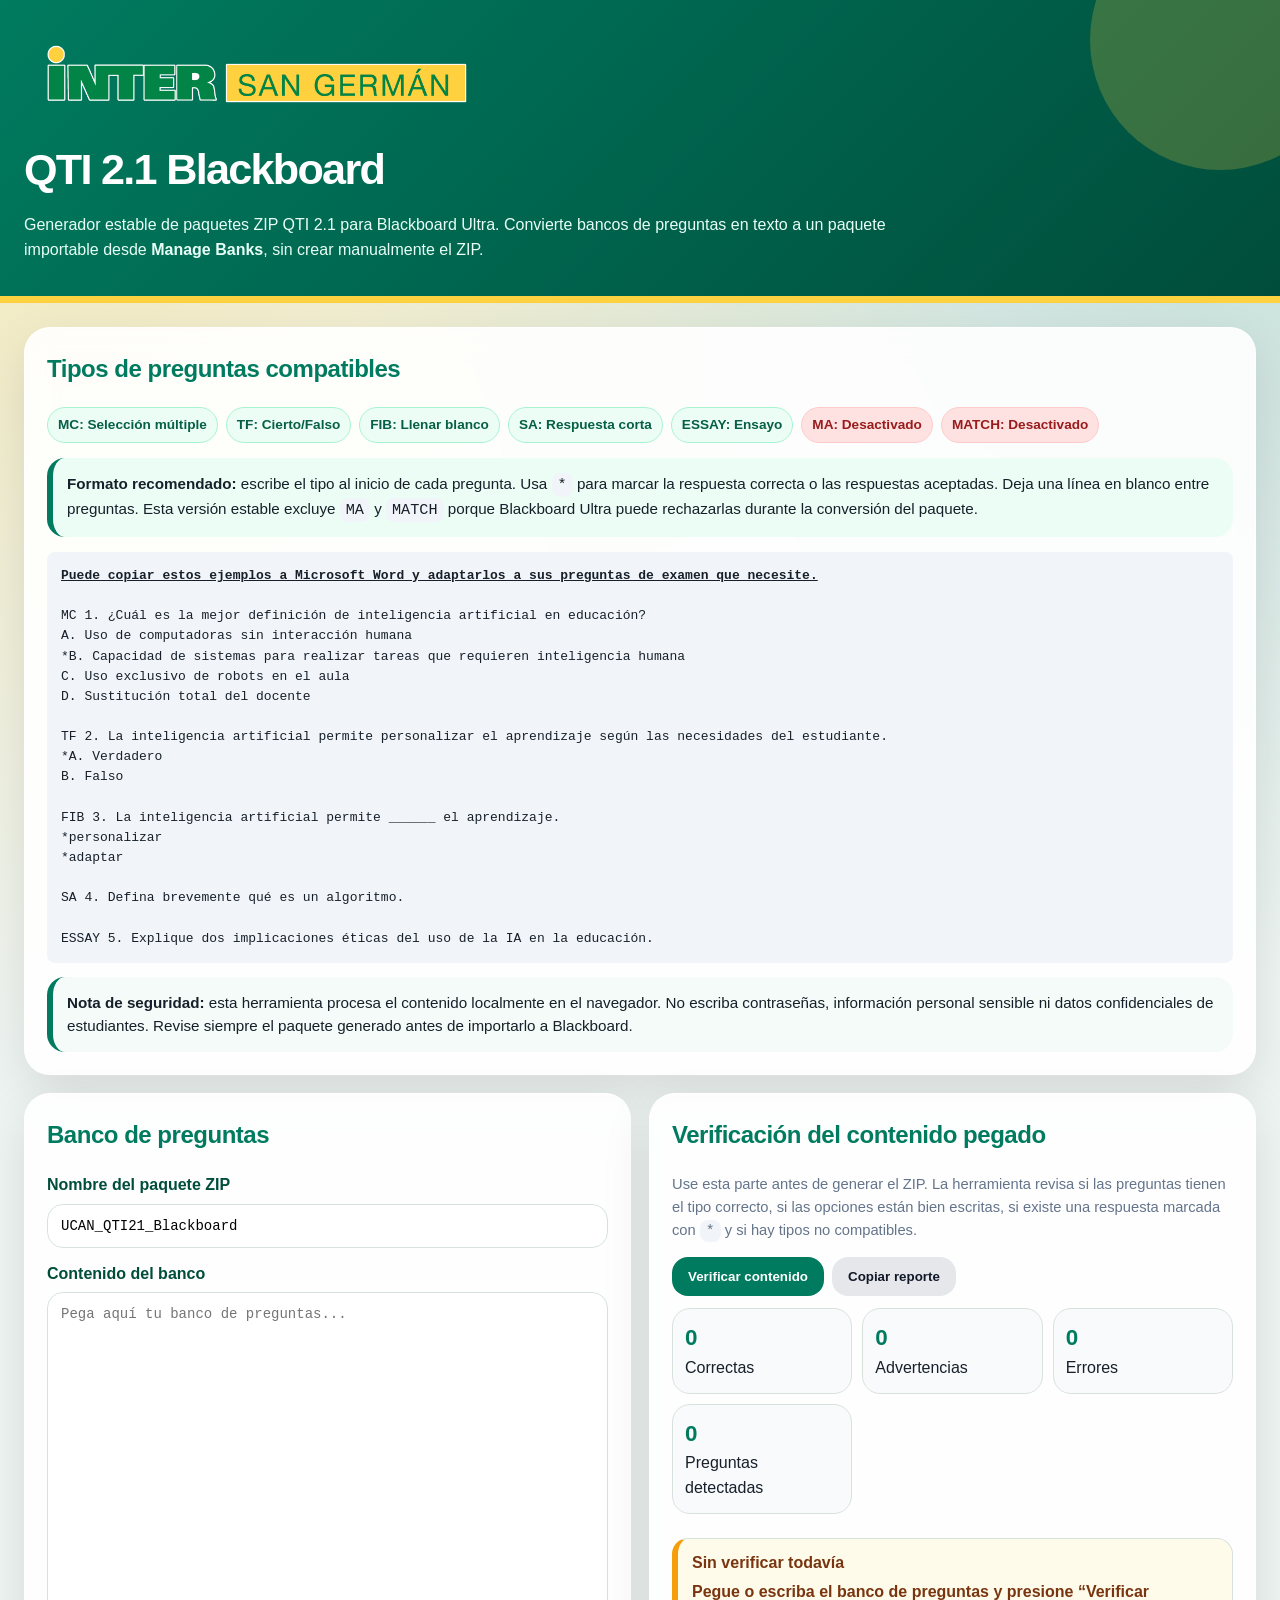
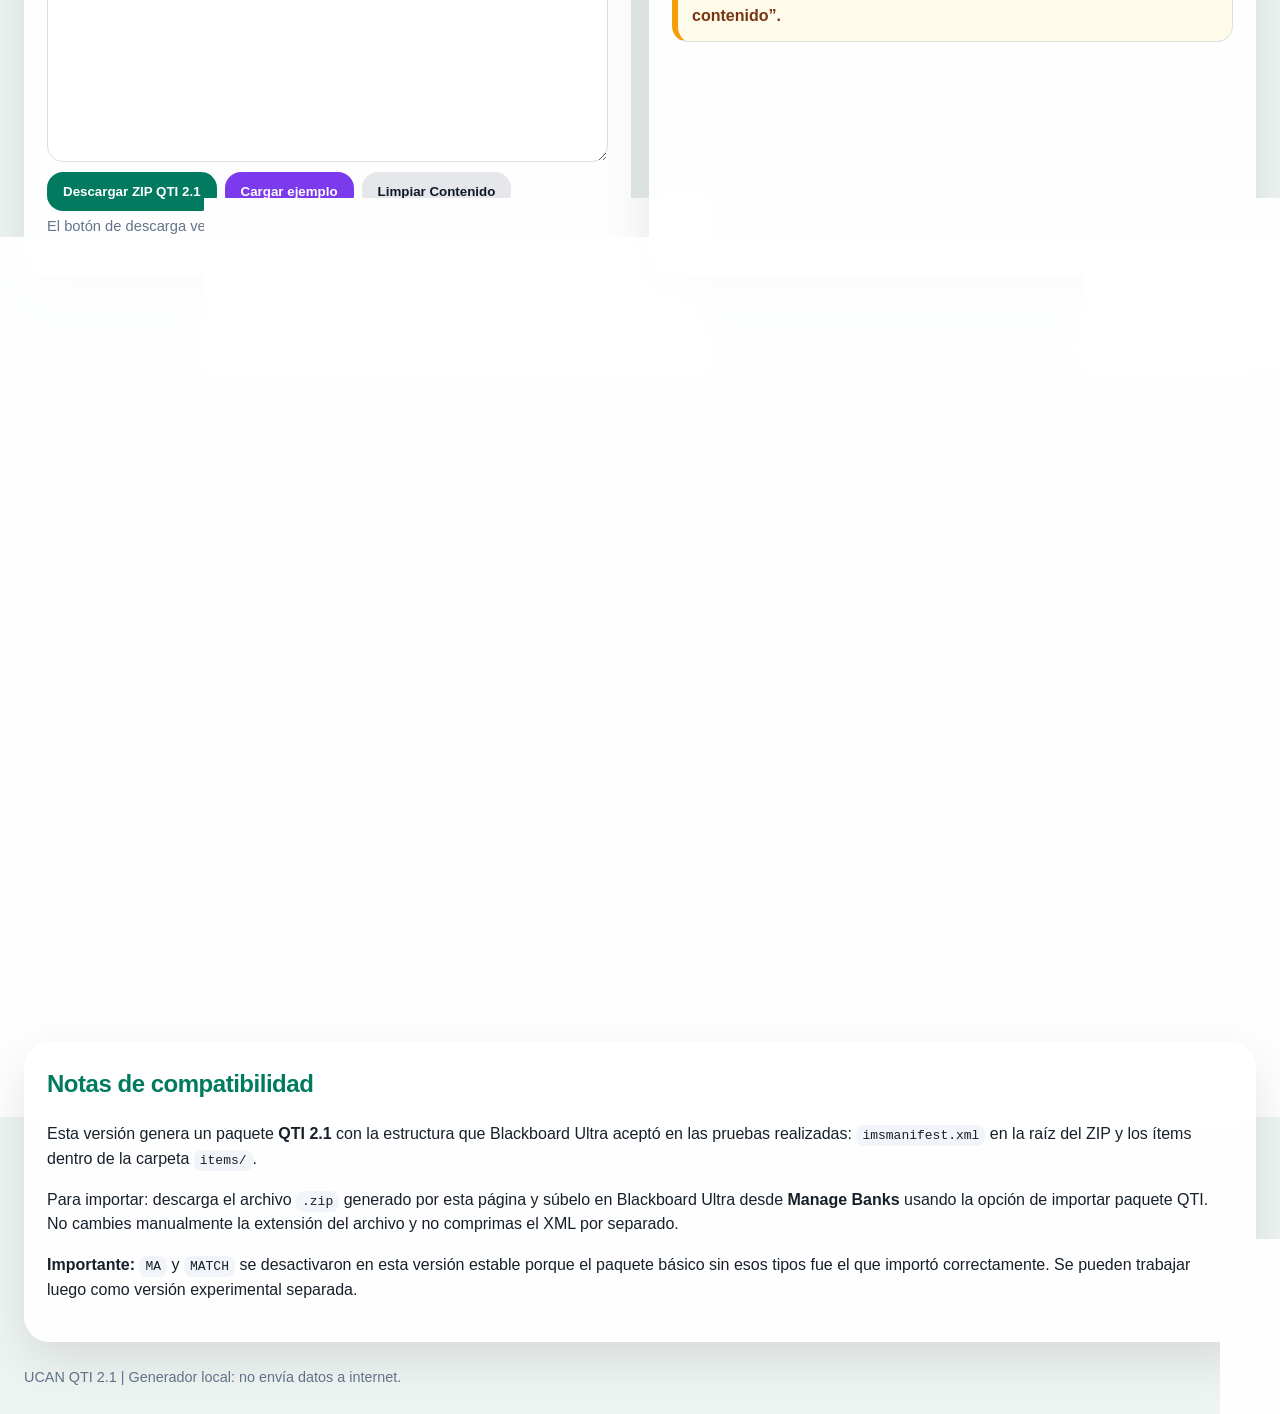
<file: QTI21_BlackboardV3.html>
<!DOCTYPE html>
<html lang="es">
<head>
  <meta charset="UTF-8" />
  <meta name="viewport" content="width=device-width, initial-scale=1.0" />
  <meta http-equiv="Content-Security-Policy" content="default-src 'self'; script-src 'self' 'unsafe-inline'; style-src 'self' 'unsafe-inline'; img-src 'self' data:; font-src 'self' data:; connect-src 'none'; object-src 'none'; base-uri 'self'; form-action 'none'; frame-ancestors 'none'; upgrade-insecure-requests;">
  <meta name="referrer" content="no-referrer">
  <meta http-equiv="Permissions-Policy" content="camera=(), microphone=(), geolocation=(), payment=(), usb=()">

  <!-- Creado por El Dr. Eduardo Augusto García Rodríguez -->
  <!-- Desarrollador Curricular - Coordinador de Proyecto -->
  <!-- Developing Postbacc and Postgrad Curriculum Program -->
  <!-- University Center for Advancing and Nurturing Postbacc Quality (UCAN) -->
  <!-- Title V PPOHA #P031M230038 -->

  <title>QTI 2.1 Studio PRO para Blackboard Ultra</title>
  <style>
    :root {
      --green: #007B5F;
      --green-dark: #004d3b;
      --yellow: #FED141;
      --bg: #eef4f2;
      --card: rgba(255,255,255,.9);
      --text: #17202a;
      --muted: #64748b;
      --border: #d8e2dc;
      --danger: #b91c1c;
      --success: #15803d;
      --blue: #2563eb;
      --purple: #7c3aed;
      --shadow: 0 18px 50px rgba(0,0,0,.10);
    }

    * { box-sizing: border-box; }

    body {
      margin: 0;
      font-family: Inter, Arial, Helvetica, sans-serif;
      background:
        radial-gradient(circle at top left, rgba(254,209,65,.35), transparent 32%),
        radial-gradient(circle at top right, rgba(0,123,95,.20), transparent 30%),
        var(--bg);
      color: var(--text);
      line-height: 1.55;
    }

    header {
      position: relative;
      overflow: hidden;
      background: linear-gradient(135deg, var(--green), var(--green-dark));
      color: white;
      padding: 34px 24px;
      border-bottom: 7px solid var(--yellow);
    }

    header::after {
      content: "";
      position: absolute;
      width: 260px;
      height: 260px;
      right: -70px;
      top: -90px;
      background: rgba(254,209,65,.22);
      border-radius: 999px;
    }

    header h1 { margin: 0; font-size: clamp(1.7rem, 4vw, 2.7rem); letter-spacing: -.04em; }
    header p { margin: 10px 0 0; color: #e8fff7; max-width: 900px; }

    .header-logo {
      max-height: 80px;
      width: auto;
      margin-bottom: 14px;
      position: relative;
      z-index: 2;
    }

    main {
      max-width: 1400px;
      margin: 0 auto;
      padding: 24px;
      display: grid;
      grid-template-columns: 1fr 1fr;
      gap: 18px;
    }

    .card {
      background: var(--card);
      backdrop-filter: blur(14px);
      border: 1px solid rgba(255,255,255,.85);
      border-radius: 26px;
      padding: 22px;
      box-shadow: var(--shadow);
    }

    .full { grid-column: 1 / -1; }

    h2 { color: var(--green); margin-top: 0; letter-spacing: -.02em; }
    h3 { margin-bottom: 6px; color: var(--green-dark); }

    textarea, input {
      width: 100%;
      border: 1px solid var(--border);
      border-radius: 16px;
      padding: 13px;
      font-family: Consolas, monospace;
      font-size: 14px;
      background: rgba(255,255,255,.95);
      outline: none;
    }

    textarea:focus, input:focus { border-color: var(--green); box-shadow: 0 0 0 4px rgba(0,123,95,.10); }
    textarea { min-height: 470px; resize: vertical; }
    .output { min-height: 470px; }

    .toolbar { display: flex; flex-wrap: wrap; gap: 8px; margin-top: 10px; }

    button {
      border: none;
      border-radius: 16px;
      padding: 12px 16px;
      cursor: pointer;
      font-weight: 800;
      transition: transform .15s ease, opacity .15s ease;
    }

    button:hover { transform: translateY(-1px); opacity: .92; }
    .primary { background: var(--green); color: white; }
    .secondary { background: var(--yellow); color: #111827; }
    .blue { background: var(--blue); color: white; }
    .purple { background: var(--purple); color: white; }
    .ghost { background: #e5e7eb; color: #111827; }

    .note, .security-note {
      background: #ecfdf5;
      border-left: 6px solid var(--green);
      padding: 14px;
      border-radius: 18px;
      font-size: .95rem;
    }

    .security-note {
      background: #f4fbf8;
      margin-top: 14px;
    }

    .error, .success, .warn {
      padding: 14px;
      border-radius: 18px;
      white-space: pre-wrap;
      margin-top: 12px;
      font-weight: 700;
    }

    .error { background: #fee2e2; color: var(--danger); border-left: 6px solid var(--danger); }
    .success { background: #dcfce7; color: var(--success); border-left: 6px solid var(--success); }
    .warn { background: #fef3c7; color: #92400e; border-left: 6px solid #f59e0b; }

    .stats {
      display: grid;
      grid-template-columns: repeat(auto-fit, minmax(140px, 1fr));
      gap: 10px;
      margin-top: 12px;
    }

    .stat {
      background: #f8fafc;
      border: 1px solid var(--border);
      padding: 12px;
      border-radius: 18px;
    }

    .stat strong { display: block; color: var(--green); font-size: 1.5rem; }

    code, pre {
      background: #f1f5f9;
      padding: 3px 6px;
      border-radius: 8px;
    }

    pre { padding: 14px; overflow: auto; white-space: pre-wrap; }

    .chips { display:flex; flex-wrap:wrap; gap:8px; margin: 10px 0 0; }
    .chip { background:#eef2ff; color:#3730a3; border:1px solid #c7d2fe; border-radius:999px; padding:6px 10px; font-weight:800; font-size:.85rem; }
    .chip.green { background:#ecfdf5; color:#065f46; border-color:#a7f3d0; }
    .chip.yellow { background:#fffbeb; color:#92400e; border-color:#fde68a; }
    .chip.red { background:#fee2e2; color:#991b1b; border-color:#fecaca; }

    .field-row {
      display: grid;
      grid-template-columns: 1fr;
      gap: 6px;
      margin-top: 14px;
    }

    label { font-weight: 800; color: var(--green-dark); }



    .validation-grid {
      display: grid;
      grid-template-columns: repeat(auto-fit, minmax(170px, 1fr));
      gap: 10px;
      margin: 12px 0;
    }

    .validation-box {
      background: #f8fafc;
      border: 1px solid var(--border);
      border-radius: 18px;
      padding: 12px;
    }

    .validation-box strong {
      display: block;
      font-size: 1.4rem;
      color: var(--green);
    }

    .validation-list {
      display: grid;
      gap: 10px;
      margin-top: 12px;
    }

    .validation-item {
      border: 1px solid var(--border);
      border-left-width: 6px;
      border-radius: 16px;
      padding: 12px 14px;
      background: #ffffff;
    }

    .validation-item.ok { border-left-color: var(--success); background: #f0fdf4; }
    .validation-item.warn { border-left-color: #f59e0b; background: #fffbeb; color: #78350f; }
    .validation-item.error { border-left-color: var(--danger); background: #fef2f2; color: #7f1d1d; }

    .validation-item strong {
      display: block;
      margin-bottom: 4px;
    }

    .small-muted {
      color: var(--muted);
      font-size: .92rem;
      margin-top: 4px;
    }

    footer {
      max-width: 1400px;
      margin: 0 auto;
      padding: 0 24px 28px;
      color: var(--muted);
      font-size: .9rem;
    }

    @media (max-width: 950px) { main { grid-template-columns: 1fr; } }
  </style>
</head>
<body>
  <header>
    <img src="img/LOGO-INTER-SG-HORIZONTAL_sticker.png" alt="Logo Inter San Germán" class="header-logo" loading="eager">
    <h1>QTI 2.1 Blackboard</h1>
    <p>Generador estable de paquetes ZIP QTI 2.1 para Blackboard Ultra. Convierte bancos de preguntas en texto a un paquete importable desde <strong>Manage Banks</strong>, sin crear manualmente el ZIP.</p>
  </header>

  <main>
    <section class="card full">
      <h2>Tipos de preguntas compatibles</h2>
      <div class="chips">
        <span class="chip green">MC: Selección múltiple</span>
        <span class="chip green">TF: Cierto/Falso</span>
        <span class="chip green">FIB: Llenar blanco</span>
        <span class="chip green">SA: Respuesta corta</span>
        <span class="chip green">ESSAY: Ensayo</span>
        <span class="chip red">MA: Desactivado</span>
        <span class="chip red">MATCH: Desactivado</span>
      </div>
      <p class="note"><strong>Formato recomendado:</strong> escribe el tipo al inicio de cada pregunta. Usa <code>*</code> para marcar la respuesta correcta o las respuestas aceptadas. Deja una línea en blanco entre preguntas. Esta versión estable excluye <code>MA</code> y <code>MATCH</code> porque Blackboard Ultra puede rechazarlas durante la conversión del paquete.</p>
      <pre><b><u>Puede copiar estos ejemplos a Microsoft Word y adaptarlos a sus preguntas de examen que necesite.</u></b>
        
MC 1. ¿Cuál es la mejor definición de inteligencia artificial en educación?
A. Uso de computadoras sin interacción humana
*B. Capacidad de sistemas para realizar tareas que requieren inteligencia humana
C. Uso exclusivo de robots en el aula
D. Sustitución total del docente

TF 2. La inteligencia artificial permite personalizar el aprendizaje según las necesidades del estudiante.
*A. Verdadero
B. Falso

FIB 3. La inteligencia artificial permite ______ el aprendizaje.
*personalizar
*adaptar

SA 4. Defina brevemente qué es un algoritmo.

ESSAY 5. Explique dos implicaciones éticas del uso de la IA en la educación.</pre>
      <div class="security-note" role="note">
        <strong>Nota de seguridad:</strong> esta herramienta procesa el contenido localmente en el navegador. No escriba contraseñas, información personal sensible ni datos confidenciales de estudiantes. Revise siempre el paquete generado antes de importarlo a Blackboard.
      </div>
    </section>

    <section class="card">
      <h2>Banco de preguntas</h2>
      <div class="field-row">
        <label for="packageName">Nombre del paquete ZIP</label>
        <input id="packageName" type="text" value="UCAN_QTI21_Blackboard" maxlength="50" autocomplete="off">
      </div>
      <div class="field-row">
        <label for="inputText">Contenido del banco</label>
        <textarea id="inputText" spellcheck="false" placeholder="Pega aquí tu banco de preguntas..."></textarea>
      </div>
      <div class="toolbar">
        <button class="primary" id="btnDownloadZip" type="button">Descargar ZIP QTI 2.1</button>
        <button class="purple" id="btnLoadExample" type="button">Cargar ejemplo</button>
        <button class="ghost" id="btnClear" type="button">Limpiar Contenido</button>
      </div>
      <p class="small-muted">El botón de descarga verifica el contenido y prepara el paquete automáticamente.</p>
      <div id="message" aria-live="polite"></div>
    </section>

    <section class="card">
      <h2>Verificación del contenido pegado</h2>
      <p class="small-muted">Use esta parte antes de generar el ZIP. La herramienta revisa si las preguntas tienen el tipo correcto, si las opciones están bien escritas, si existe una respuesta marcada con <code>*</code> y si hay tipos no compatibles.</p>
      <div class="toolbar">
        <button class="primary" id="btnRunCheck" type="button">Verificar contenido</button>
        <button class="ghost" id="btnCopyReport" type="button">Copiar reporte</button>
      </div>
      <div class="validation-grid" aria-live="polite">
        <div class="validation-box"><strong id="validOkCount">0</strong>Correctas</div>
        <div class="validation-box"><strong id="validWarnCount">0</strong>Advertencias</div>
        <div class="validation-box"><strong id="validErrorCount">0</strong>Errores</div>
        <div class="validation-box"><strong id="validDetectedCount">0</strong>Preguntas detectadas</div>
      </div>
      <div id="validationResults" class="validation-list">
        <div class="validation-item warn"><strong>Sin verificar todavía</strong>Pegue o escriba el banco de preguntas y presione “Verificar contenido”.</div>
      </div>
    </section>

    <section class="card full">
      <h2>Vista previa del paquete</h2>
      <textarea id="outputPreview" class="output" spellcheck="false" readonly></textarea>
      <div class="toolbar">
        <button class="secondary" id="btnCopyPreview" type="button">Copiar vista previa</button>
        <button class="ghost" id="btnValidate" type="button">Verificar banco</button>
      </div>
      <div class="stats">
        <div class="stat"><strong id="countQuestions">0</strong>Total</div>
        <div class="stat"><strong id="countMC">0</strong>MC</div>
        <div class="stat"><strong id="countTF">0</strong>TF</div>
        <div class="stat"><strong id="countFIB">0</strong>FIB</div>
        <div class="stat"><strong id="countSA">0</strong>SA</div>
        <div class="stat"><strong id="countESSAY">0</strong>Ensayo</div>
      </div>
    </section>

    <section class="card full">
      <h2>Notas de compatibilidad</h2>
      <p>Esta versión genera un paquete <strong>QTI 2.1</strong> con la estructura que Blackboard Ultra aceptó en las pruebas realizadas: <code>imsmanifest.xml</code> en la raíz del ZIP y los ítems dentro de la carpeta <code>items/</code>.</p>
      <p>Para importar: descarga el archivo <code>.zip</code> generado por esta página y súbelo en Blackboard Ultra desde <strong>Manage Banks</strong> usando la opción de importar paquete QTI. No cambies manualmente la extensión del archivo y no comprimas el XML por separado.</p>
      <p><strong>Importante:</strong> <code>MA</code> y <code>MATCH</code> se desactivaron en esta versión estable porque el paquete básico sin esos tipos fue el que importó correctamente. Se pueden trabajar luego como versión experimental separada.</p>
    </section>
  </main>

  <footer>UCAN QTI 2.1 | Generador local: no envía datos a internet.</footer>

  <script>
    const POINTS_PER_QUESTION = 1;
    const SUPPORTED_TYPES = ['MC', 'TF', 'FIB', 'SA', 'ESSAY'];
    const BLOCKED_TYPES = ['MA', 'MATCH'];
    const MAX_CHARS = 50000;
    let currentPackage = null;

    function escapeXML(value) {
      return String(value)
        .replace(/&/g, '&amp;')
        .replace(/</g, '&lt;')
        .replace(/>/g, '&gt;')
        .replace(/"/g, '&quot;')
        .replace(/'/g, '&apos;');
    }

    function setMessage(type, text) {
      const message = document.getElementById('message');
      message.textContent = '';
      const div = document.createElement('div');
      div.className = type;
      div.textContent = text;
      message.appendChild(div);
    }

    function normalizeLine(line) { return line.replace(/\r/g, '').trim(); }

    function splitBlocks(text) {
      return text.replace(/\r\n/g, '\n').split(/\n\s*\n+/).map(b => b.trim()).filter(Boolean);
    }

    function sanitizeFileName(name, extension) {
      const cleaned = String(name || 'UCAN_QTI21_Blackboard')
        .normalize('NFD')
        .replace(/[\u0300-\u036f]/g, '')
        .replace(/[^a-zA-Z0-9_-]/g, '_')
        .replace(/_+/g, '_')
        .replace(/^_+|_+$/g, '')
        .substring(0, 50) || 'UCAN_QTI21_Blackboard';
      return `${cleaned}.${extension}`;
    }

    function parseHeader(line, index) {
      const clean = line.trim();
      const typeMatch = clean.match(/^(MC|TF|MA|FIB|SA|ESSAY|MATCH)\s+(.+)$/i);
      let type = 'MC';
      let question = clean;
      if (typeMatch) {
        type = typeMatch[1].toUpperCase();
        question = typeMatch[2].trim();
      }
      if (BLOCKED_TYPES.includes(type)) {
        throw new Error(`Pregunta ${index + 1}: el tipo ${type} está desactivado en esta versión estable. Use MC, TF, FIB, SA o ESSAY.`);
      }
      if (!SUPPORTED_TYPES.includes(type)) {
        throw new Error(`Pregunta ${index + 1}: tipo no compatible (${type}). Use MC, TF, FIB, SA o ESSAY.`);
      }
      question = question.replace(/^\d+\.\s*/, '').trim();
      if (!question) throw new Error(`Pregunta ${index + 1}: el enunciado está vacío.`);
      return { type, question };
    }

    function parseOptionLine(line, qIndex) {
      let isCorrect = false;
      let working = line.trim();
      if (working.startsWith('*')) {
        isCorrect = true;
        working = working.slice(1).trim();
      }
      const match = working.match(/^([A-Z])\.\s*(.+)$/i);
      if (!match) throw new Error(`Pregunta ${qIndex + 1}: la opción "${line}" debe usar formato A. Texto.`);
      return { ident: match[1].toUpperCase(), text: match[2].trim(), isCorrect };
    }

    function parseChoiceQuestion(lines, type, qIndex) {
      const options = lines.map(line => parseOptionLine(line, qIndex));
      if (options.length < 2) throw new Error(`Pregunta ${qIndex + 1}: debe incluir al menos dos opciones.`);
      const correct = options.filter(o => o.isCorrect);
      if (correct.length !== 1) throw new Error(`Pregunta ${qIndex + 1}: ${type} requiere exactamente una respuesta correcta marcada con *.`);

      if (type === 'TF') {
        const labels = options.map(o => o.text.toLowerCase());
        const valid = labels.some(t => ['verdadero','true','cierto'].includes(t)) && labels.some(t => ['falso','false'].includes(t));
        if (!valid) throw new Error(`Pregunta ${qIndex + 1}: TF debe tener opciones Verdadero/Falso o True/False.`);
      }
      return options;
    }

    function parseTextAnswers(lines, type, qIndex) {
      const answers = lines.map(l => l.trim()).filter(Boolean).map(l => l.startsWith('*') ? l.slice(1).trim() : l.trim()).filter(Boolean);
      if (type === 'FIB' && answers.length < 1) {
        throw new Error(`Pregunta ${qIndex + 1}: FIB requiere al menos una respuesta aceptada debajo de la pregunta.`);
      }
      return answers;
    }

    function parseQuestionBlock(block, index) {
      const rawLines = block.split('\n').map(normalizeLine).filter(Boolean);
      if (rawLines.length < 1) throw new Error(`Pregunta ${index + 1}: bloque vacío.`);
      const { type, question } = parseHeader(rawLines[0], index);
      const body = rawLines.slice(1);

      if (['MC', 'TF'].includes(type)) {
        return { number: index + 1, type, question, options: parseChoiceQuestion(body, type, index) };
      }
      if (type === 'FIB') {
        return { number: index + 1, type, question, answers: parseTextAnswers(body, type, index) };
      }
      if (type === 'SA' || type === 'ESSAY') {
        return { number: index + 1, type, question, answers: [] };
      }
      throw new Error(`Pregunta ${index + 1}: tipo no procesable.`);
    }

    function getItems() {
      const input = document.getElementById('inputText').value.trim();
      if (!input) throw new Error('Pega primero las preguntas en el área de texto.');
      if (input.length > MAX_CHARS) throw new Error('El banco es demasiado extenso. Divida las preguntas en partes más pequeñas.');
      const blocks = splitBlocks(input);
      if (!blocks.length) throw new Error('No se detectaron preguntas. Verifique que haya una línea en blanco entre cada pregunta.');
      return blocks.map(parseQuestionBlock);
    }

    function choiceIdentifier(letter) {
      return `choice_${letter}`;
    }

    function buildChoiceItem(item) {
      const itemId = `item${item.number}`;
      const correct = item.options.find(o => o.isCorrect);
      const choicesXML = item.options.map(option => `      <simpleChoice identifier="${choiceIdentifier(option.ident)}">${escapeXML(option.text)}</simpleChoice>`).join('\n');
      return `<?xml version="1.0" encoding="UTF-8"?>
<assessmentItem xmlns="http://www.imsglobal.org/xsd/imsqti_v2p1" xmlns:xsi="http://www.w3.org/2001/XMLSchema-instance" xsi:schemaLocation="http://www.imsglobal.org/xsd/imsqti_v2p1 http://www.imsglobal.org/xsd/qti/qtiv2p1/imsqti_v2p1.xsd" identifier="${itemId}" title="Pregunta ${item.number} - ${item.type}" adaptive="false" timeDependent="false">
  <responseDeclaration identifier="RESPONSE" cardinality="single" baseType="identifier">
    <correctResponse>
      <value>${choiceIdentifier(correct.ident)}</value>
    </correctResponse>
  </responseDeclaration>
  <outcomeDeclaration identifier="SCORE" cardinality="single" baseType="float">
    <defaultValue><value>0</value></defaultValue>
  </outcomeDeclaration>
  <itemBody>
    <p>${escapeXML(item.question)}</p>
    <choiceInteraction responseIdentifier="RESPONSE" shuffle="false" maxChoices="1">
${choicesXML}
    </choiceInteraction>
  </itemBody>
  <responseProcessing template="http://www.imsglobal.org/question/qti_v2p1/rptemplates/match_correct" />
</assessmentItem>`;
    }

    function buildFibBody(question) {
      const escapedQuestion = escapeXML(question);
      const blanks = ['_____', '____', '___', '__'];
      for (const blank of blanks) {
        if (escapedQuestion.includes(blank)) {
          return escapedQuestion.replace(blank, '<textEntryInteraction responseIdentifier="RESPONSE" expectedLength="30" />');
        }
      }
      return `${escapedQuestion} <textEntryInteraction responseIdentifier="RESPONSE" expectedLength="30" />`;
    }

    function buildFibItem(item) {
      const itemId = `item${item.number}`;
      const correctValues = item.answers.map(answer => `      <value>${escapeXML(answer)}</value>`).join('\n');
      return `<?xml version="1.0" encoding="UTF-8"?>
<assessmentItem xmlns="http://www.imsglobal.org/xsd/imsqti_v2p1" xmlns:xsi="http://www.w3.org/2001/XMLSchema-instance" xsi:schemaLocation="http://www.imsglobal.org/xsd/imsqti_v2p1 http://www.imsglobal.org/xsd/qti/qtiv2p1/imsqti_v2p1.xsd" identifier="${itemId}" title="Pregunta ${item.number} - FIB" adaptive="false" timeDependent="false">
  <responseDeclaration identifier="RESPONSE" cardinality="single" baseType="string">
    <correctResponse>
${correctValues}
    </correctResponse>
  </responseDeclaration>
  <outcomeDeclaration identifier="SCORE" cardinality="single" baseType="float">
    <defaultValue><value>0</value></defaultValue>
  </outcomeDeclaration>
  <itemBody>
    <p>${buildFibBody(item.question)}</p>
  </itemBody>
  <responseProcessing template="http://www.imsglobal.org/question/qti_v2p1/rptemplates/match_correct" />
</assessmentItem>`;
    }

    function buildEssayItem(item) {
      const itemId = `item${item.number}`;
      const expectedLines = item.type === 'SA' ? 5 : 12;
      return `<?xml version="1.0" encoding="UTF-8"?>
<assessmentItem xmlns="http://www.imsglobal.org/xsd/imsqti_v2p1" xmlns:xsi="http://www.w3.org/2001/XMLSchema-instance" xsi:schemaLocation="http://www.imsglobal.org/xsd/imsqti_v2p1 http://www.imsglobal.org/xsd/qti/qtiv2p1/imsqti_v2p1.xsd" identifier="${itemId}" title="Pregunta ${item.number} - ${item.type}" adaptive="false" timeDependent="false">
  <responseDeclaration identifier="RESPONSE" cardinality="single" baseType="string" />
  <outcomeDeclaration identifier="SCORE" cardinality="single" baseType="float">
    <defaultValue><value>0</value></defaultValue>
  </outcomeDeclaration>
  <itemBody>
    <p>${escapeXML(item.question)}</p>
    <extendedTextInteraction responseIdentifier="RESPONSE" expectedLines="${expectedLines}" />
  </itemBody>
</assessmentItem>`;
    }

    function buildQTIItem(item) {
      if (item.type === 'MC' || item.type === 'TF') return buildChoiceItem(item);
      if (item.type === 'FIB') return buildFibItem(item);
      if (item.type === 'SA' || item.type === 'ESSAY') return buildEssayItem(item);
      throw new Error(`Tipo no soportado: ${item.type}`);
    }

    function buildManifest(items) {
      const resources = items.map(item => `    <resource identifier="res_item${item.number}" type="imsqti_item_xmlv2p1" href="items/item${item.number}.xml">
      <file href="items/item${item.number}.xml" />
    </resource>`).join('\n');
      return `<?xml version="1.0" encoding="UTF-8"?>
<manifest xmlns="http://www.imsglobal.org/xsd/imscp_v1p1" xmlns:xsi="http://www.w3.org/2001/XMLSchema-instance" identifier="UCAN_QTI21_BLACKBOARD" xsi:schemaLocation="http://www.imsglobal.org/xsd/imscp_v1p1 http://www.imsglobal.org/xsd/imscp_v1p1.xsd">
  <metadata>
    <schema>QTI Package</schema>
    <schemaversion>2.1</schemaversion>
  </metadata>
  <organizations />
  <resources>
${resources}
  </resources>
</manifest>`;
    }

    function buildPackage(items) {
      const files = {};
      files['imsmanifest.xml'] = buildManifest(items);
      items.forEach(item => {
        files[`items/item${item.number}.xml`] = buildQTIItem(item);
      });
      return files;
    }

    function buildPreview(files, items) {
      const fileList = Object.keys(files).map(name => `- ${name}`).join('\n');
      const firstItem = files['items/item1.xml'] || '';
      return `PAQUETE QTI 2.1 GENERADO\n\nTotal de preguntas: ${items.length}\n\nArchivos incluidos:\n${fileList}\n\n--- imsmanifest.xml ---\n${files['imsmanifest.xml']}\n\n--- Vista previa del primer ítem ---\n${firstItem}`;
    }



    function addReportMessage(report, level, title, detail, blockNumber = null) {
      report[level].push({ level, title, detail, blockNumber });
    }

    function detectPossibleHeaders(text) {
      const matches = text.match(/(?:^|\n)\s*(MC|TF|MA|FIB|SA|ESSAY|MATCH)\s+\d+\./gi);
      return matches ? matches.length : 0;
    }

    function analyzeBlock(block, index, report) {
      const rawLines = block.split('\n').map(normalizeLine).filter(Boolean);
      const blockNumber = index + 1;

      if (!rawLines.length) {
        addReportMessage(report, 'errors', `Bloque ${blockNumber}: vacío`, 'Elimine espacios o líneas vacías innecesarias.', blockNumber);
        return;
      }

      const header = rawLines[0];
      const explicitType = header.match(/^(MC|TF|MA|FIB|SA|ESSAY|MATCH)\s+(.+)$/i);
      const weakType = header.match(/^([A-Z]+)\s+/i);
      const nestedHeaders = rawLines.slice(1).filter(line => /^(MC|TF|MA|FIB|SA|ESSAY|MATCH)\s+\d+\./i.test(line));

      if (nestedHeaders.length) {
        addReportMessage(report, 'warnings', `Pregunta ${blockNumber}: posible falta de línea en blanco`, 'Se detectó otra pregunta dentro del mismo bloque. Deje una línea en blanco entre cada pregunta.', blockNumber);
      }

      if (!explicitType) {
        if (weakType && !SUPPORTED_TYPES.includes(weakType[1].toUpperCase()) && !BLOCKED_TYPES.includes(weakType[1].toUpperCase())) {
          addReportMessage(report, 'errors', `Pregunta ${blockNumber}: tipo desconocido`, `El tipo “${weakType[1].toUpperCase()}” no es compatible. Use MC, TF, FIB, SA o ESSAY.`, blockNumber);
          return;
        }
        addReportMessage(report, 'warnings', `Pregunta ${blockNumber}: no tiene tipo explícito`, 'La herramienta la interpretará como MC. Se recomienda comenzar con MC, TF, FIB, SA o ESSAY.', blockNumber);
      }

      const type = explicitType ? explicitType[1].toUpperCase() : 'MC';

      if (BLOCKED_TYPES.includes(type)) {
        addReportMessage(report, 'errors', `Pregunta ${blockNumber}: ${type} no está disponible`, `${type} está desactivado en esta versión estable porque puede fallar al importarse en Blackboard Ultra.`, blockNumber);
        return;
      }

      if (!SUPPORTED_TYPES.includes(type)) {
        addReportMessage(report, 'errors', `Pregunta ${blockNumber}: tipo no compatible`, 'Use MC, TF, FIB, SA o ESSAY.', blockNumber);
        return;
      }

      try {
        const parsed = parseQuestionBlock(block, index);
        if (parsed.type === 'MC' || parsed.type === 'TF') {
          const letters = parsed.options.map(option => option.ident);
          const duplicated = letters.filter((letter, pos) => letters.indexOf(letter) !== pos);
          if (duplicated.length) {
            addReportMessage(report, 'warnings', `Pregunta ${blockNumber}: letras repetidas`, `Revise opciones repetidas: ${[...new Set(duplicated)].join(', ')}.`, blockNumber);
          }
          addReportMessage(report, 'oks', `Pregunta ${blockNumber}: ${parsed.type} válida`, 'Tiene opciones suficientes y una sola respuesta correcta marcada con *.', blockNumber);
        } else if (parsed.type === 'FIB') {
          if (!parsed.question.includes('_____')) {
            addReportMessage(report, 'warnings', `Pregunta ${blockNumber}: FIB sin línea visible`, 'Se recomienda usar _____ en el enunciado para indicar dónde va la respuesta.', blockNumber);
          }
          addReportMessage(report, 'oks', `Pregunta ${blockNumber}: FIB válida`, 'Tiene al menos una respuesta aceptada.', blockNumber);
        } else if (parsed.type === 'SA') {
          addReportMessage(report, 'oks', `Pregunta ${blockNumber}: SA válida`, 'Se generará como respuesta corta o texto extendido en QTI 2.1.', blockNumber);
        } else if (parsed.type === 'ESSAY') {
          addReportMessage(report, 'oks', `Pregunta ${blockNumber}: ESSAY válida`, 'Se generará como pregunta de ensayo en QTI 2.1.', blockNumber);
        }
      } catch (error) {
        addReportMessage(report, 'errors', `Pregunta ${blockNumber}: requiere corrección`, error.message, blockNumber);
      }
    }

    function buildValidationReport() {
      const text = document.getElementById('inputText').value.trim();
      const report = { oks: [], warnings: [], errors: [], detected: 0, text: '' };

      if (!text) {
        addReportMessage(report, 'errors', 'No hay contenido', 'Pegue o escriba el banco de preguntas antes de verificar.');
        return report;
      }

      if (text.length > MAX_CHARS) {
        addReportMessage(report, 'errors', 'Contenido demasiado extenso', 'Divida el banco de preguntas en partes más pequeñas antes de generar el paquete.');
      }

      const blocks = splitBlocks(text);
      report.detected = blocks.length;
      const possibleHeaders = detectPossibleHeaders(text);

      if (possibleHeaders > blocks.length) {
        addReportMessage(report, 'warnings', 'Posible separación incorrecta', `Se detectaron ${possibleHeaders} encabezados de preguntas, pero solo ${blocks.length} bloques. Deje una línea en blanco entre cada pregunta.`);
      }

      if (!blocks.length) {
        addReportMessage(report, 'errors', 'No se detectaron preguntas', 'Revise que el banco tenga contenido organizado por bloques.');
        return report;
      }

      blocks.forEach((block, index) => analyzeBlock(block, index, report));
      return report;
    }

    function reportToText(report) {
      const lines = [];
      lines.push('REPORTE DE VERIFICACIÓN - QTI 2.1 BLACKBOARD');
      lines.push(`Preguntas detectadas: ${report.detected}`);
      lines.push(`Correctas: ${report.oks.length}`);
      lines.push(`Advertencias: ${report.warnings.length}`);
      lines.push(`Errores: ${report.errors.length}`);
      lines.push('');

      const groups = [
        ['ERRORES', report.errors],
        ['ADVERTENCIAS', report.warnings],
        ['CORRECTAS', report.oks]
      ];

      groups.forEach(([label, items]) => {
        lines.push(label);
        if (!items.length) {
          lines.push('- Ninguno');
        } else {
          items.forEach(item => lines.push(`- ${item.title}: ${item.detail}`));
        }
        lines.push('');
      });
      return lines.join('\n');
    }

    function renderValidationReport(report) {
      document.getElementById('validOkCount').textContent = report.oks.length;
      document.getElementById('validWarnCount').textContent = report.warnings.length;
      document.getElementById('validErrorCount').textContent = report.errors.length;
      document.getElementById('validDetectedCount').textContent = report.detected;

      const container = document.getElementById('validationResults');
      container.textContent = '';
      const ordered = [
        ...report.errors.map(item => ({ ...item, css: 'error' })),
        ...report.warnings.map(item => ({ ...item, css: 'warn' })),
        ...report.oks.map(item => ({ ...item, css: 'ok' }))
      ];

      if (!ordered.length) {
        const div = document.createElement('div');
        div.className = 'validation-item ok';
        div.innerHTML = '<strong>Todo se ve correcto</strong>No se encontraron errores ni advertencias.';
        container.appendChild(div);
        return;
      }

      ordered.forEach(item => {
        const div = document.createElement('div');
        div.className = `validation-item ${item.css}`;
        const strong = document.createElement('strong');
        strong.textContent = item.title;
        const detail = document.createElement('span');
        detail.textContent = item.detail;
        div.appendChild(strong);
        div.appendChild(detail);
        container.appendChild(div);
      });
    }

    function runValidationReport(showMessage = true) {
      const report = buildValidationReport();
      renderValidationReport(report);
      if (showMessage) {
        if (report.errors.length) {
          setMessage('error', `Se encontraron ${report.errors.length} error(es). Corrija el contenido antes de generar el ZIP.`);
        } else if (report.warnings.length) {
          setMessage('warn', `El contenido no tiene errores críticos, pero tiene ${report.warnings.length} advertencia(s). Revise antes de importar.`);
        } else {
          setMessage('success', `Contenido verificado correctamente. ${report.oks.length} pregunta(s) listas para generar el ZIP.`);
        }
      }
      return report;
    }

    function copyValidationReport() {
      const report = buildValidationReport();
      renderValidationReport(report);
      const text = reportToText(report);
      navigator.clipboard.writeText(text).then(() => {
        setMessage('success', 'Reporte de verificación copiado al portapapeles.');
      }).catch(() => {
        const temp = document.createElement('textarea');
        temp.value = text;
        document.body.appendChild(temp);
        temp.select();
        document.execCommand('copy');
        document.body.removeChild(temp);
        setMessage('success', 'Reporte de verificación copiado al portapapeles.');
      });
    }

    function generatePackage() {
      const output = document.getElementById('outputPreview');
      output.value = '';
      currentPackage = null;
      const report = runValidationReport(false);
      if (report.errors.length) {
        setMessage('error', `No se generó el ZIP porque hay ${report.errors.length} error(es) en el contenido pegado.`);
        updateStats([]);
        return null;
      }
      try {
        const items = getItems();
        const files = buildPackage(items);
        currentPackage = { files, items };
        output.value = buildPreview(files, items);
        updateStats(items);
        setMessage('success', `Paquete QTI 2.1 preparado correctamente con ${items.length} preguntas. Ahora puede descargar el ZIP.`);
        return currentPackage;
      } catch (error) {
        updateStats([]);
        setMessage('error', error.message);
        return null;
      }
    }

    function validateOnly() {
      const report = runValidationReport(true);
      if (!report.errors.length) {
        try {
          const items = getItems();
          updateStats(items);
        } catch (error) {
          updateStats([]);
        }
      } else {
        updateStats([]);
      }
    }

    function updateStats(items) {
      const byType = Object.fromEntries(SUPPORTED_TYPES.map(t => [t, 0]));
      items.forEach(i => { byType[i.type] = (byType[i.type] || 0) + 1; });
      document.getElementById('countQuestions').textContent = items.length;
      document.getElementById('countMC').textContent = byType.MC || 0;
      document.getElementById('countTF').textContent = byType.TF || 0;
      document.getElementById('countFIB').textContent = byType.FIB || 0;
      document.getElementById('countSA').textContent = byType.SA || 0;
      document.getElementById('countESSAY').textContent = byType.ESSAY || 0;
    }

    function downloadZipPackage() {
      const pkg = currentPackage || generatePackage();
      if (!pkg) return;
      const zipBlob = createZipBlob(pkg.files);
      const filename = sanitizeFileName(document.getElementById('packageName').value, 'zip');
      downloadBlob(filename, zipBlob);
      setMessage('success', `Archivo ${filename} descargado. Importe este ZIP directamente en Blackboard Ultra.`);
    }


    function downloadFile(filename, content, type) {
      const blob = new Blob([content], { type });
      downloadBlob(filename, blob);
    }

    function downloadBlob(filename, blob) {
      const url = URL.createObjectURL(blob);
      const a = document.createElement('a');
      a.href = url;
      a.download = filename;
      document.body.appendChild(a);
      a.click();
      document.body.removeChild(a);
      URL.revokeObjectURL(url);
    }

    function copyPreview() {
      if (!document.getElementById('outputPreview').value.trim()) generatePackage();
      const output = document.getElementById('outputPreview');
      output.select();
      document.execCommand('copy');
      setMessage('success', 'Vista previa copiada al portapapeles.');
    }

    function loadExample() {
      document.getElementById('inputText').value = `MC 1. ¿Cuál es la mejor definición de inteligencia artificial en educación?
A. Uso de computadoras sin interacción humana
*B. Capacidad de sistemas para realizar tareas que requieren inteligencia humana
C. Uso exclusivo de robots en el aula
D. Sustitución total del docente

TF 2. La inteligencia artificial permite personalizar el aprendizaje según las necesidades del estudiante.
*A. Verdadero
B. Falso

FIB 3. La inteligencia artificial permite ______ el aprendizaje.
*personalizar
*adaptar

SA 4. Defina brevemente qué es un algoritmo.

ESSAY 5. Explique dos implicaciones éticas del uso de IA en educación.`;
      generatePackage();
    }

    function clearAll() {
      document.getElementById('inputText').value = '';
      document.getElementById('outputPreview').value = '';
      document.getElementById('message').textContent = '';
      document.getElementById('validOkCount').textContent = '0';
      document.getElementById('validWarnCount').textContent = '0';
      document.getElementById('validErrorCount').textContent = '0';
      document.getElementById('validDetectedCount').textContent = '0';
      const container = document.getElementById('validationResults');
      container.textContent = '';
      const div = document.createElement('div');
      div.className = 'validation-item warn';
      div.innerHTML = '<strong>Sin verificar todavía</strong>Pegue o escriba el banco de preguntas y presione “Verificar contenido”.';
      container.appendChild(div);
      currentPackage = null;
      updateStats([]);
    }

    function makeCrcTable() {
      const table = new Uint32Array(256);
      for (let n = 0; n < 256; n++) {
        let c = n;
        for (let k = 0; k < 8; k++) {
          c = ((c & 1) ? (0xEDB88320 ^ (c >>> 1)) : (c >>> 1));
        }
        table[n] = c >>> 0;
      }
      return table;
    }

    const CRC_TABLE = makeCrcTable();

    function crc32(bytes) {
      let crc = 0 ^ (-1);
      for (let i = 0; i < bytes.length; i++) {
        crc = (crc >>> 8) ^ CRC_TABLE[(crc ^ bytes[i]) & 0xFF];
      }
      return (crc ^ (-1)) >>> 0;
    }

    function dosDateTime(date) {
      const year = Math.max(date.getFullYear(), 1980);
      const dosTime = (date.getHours() << 11) | (date.getMinutes() << 5) | Math.floor(date.getSeconds() / 2);
      const dosDate = ((year - 1980) << 9) | ((date.getMonth() + 1) << 5) | date.getDate();
      return { dosDate, dosTime };
    }

    function uint16(value) {
      const arr = new Uint8Array(2);
      const view = new DataView(arr.buffer);
      view.setUint16(0, value, true);
      return arr;
    }

    function uint32(value) {
      const arr = new Uint8Array(4);
      const view = new DataView(arr.buffer);
      view.setUint32(0, value >>> 0, true);
      return arr;
    }

    function concatArrays(arrays) {
      const total = arrays.reduce((sum, arr) => sum + arr.length, 0);
      const result = new Uint8Array(total);
      let offset = 0;
      arrays.forEach(arr => {
        result.set(arr, offset);
        offset += arr.length;
      });
      return result;
    }

    function createZipBlob(files) {
      const encoder = new TextEncoder();
      const now = new Date();
      const { dosDate, dosTime } = dosDateTime(now);
      const localParts = [];
      const centralParts = [];
      let offset = 0;
      const entries = Object.entries(files);

      entries.forEach(([filename, content]) => {
        const nameBytes = encoder.encode(filename);
        const dataBytes = encoder.encode(content);
        const checksum = crc32(dataBytes);
        const size = dataBytes.length;
        const localHeader = concatArrays([
          uint32(0x04034b50),
          uint16(20),
          uint16(0),
          uint16(0),
          uint16(dosTime),
          uint16(dosDate),
          uint32(checksum),
          uint32(size),
          uint32(size),
          uint16(nameBytes.length),
          uint16(0),
          nameBytes
        ]);
        localParts.push(localHeader, dataBytes);

        const centralHeader = concatArrays([
          uint32(0x02014b50),
          uint16(20),
          uint16(20),
          uint16(0),
          uint16(0),
          uint16(dosTime),
          uint16(dosDate),
          uint32(checksum),
          uint32(size),
          uint32(size),
          uint16(nameBytes.length),
          uint16(0),
          uint16(0),
          uint16(0),
          uint16(0),
          uint32(0),
          uint32(offset),
          nameBytes
        ]);
        centralParts.push(centralHeader);
        offset += localHeader.length + dataBytes.length;
      });

      const centralDirectory = concatArrays(centralParts);
      const endOfCentralDirectory = concatArrays([
        uint32(0x06054b50),
        uint16(0),
        uint16(0),
        uint16(entries.length),
        uint16(entries.length),
        uint32(centralDirectory.length),
        uint32(offset),
        uint16(0)
      ]);

      const zipBytes = concatArrays([...localParts, centralDirectory, endOfCentralDirectory]);
      return new Blob([zipBytes], { type: 'application/zip' });
    }

    let validationTimer = null;
    document.getElementById('btnDownloadZip').addEventListener('click', downloadZipPackage);
    document.getElementById('btnLoadExample').addEventListener('click', loadExample);
    document.getElementById('btnClear').addEventListener('click', clearAll);
    document.getElementById('btnCopyPreview').addEventListener('click', copyPreview);
    document.getElementById('btnValidate').addEventListener('click', validateOnly);
    document.getElementById('btnRunCheck').addEventListener('click', () => runValidationReport(true));
    document.getElementById('btnCopyReport').addEventListener('click', copyValidationReport);
    document.getElementById('inputText').addEventListener('input', () => {
      clearTimeout(validationTimer);
      validationTimer = setTimeout(() => {
        if (document.getElementById('inputText').value.trim()) runValidationReport(false);
      }, 700);
    });
  </script>
</body>
</html>
</file>
